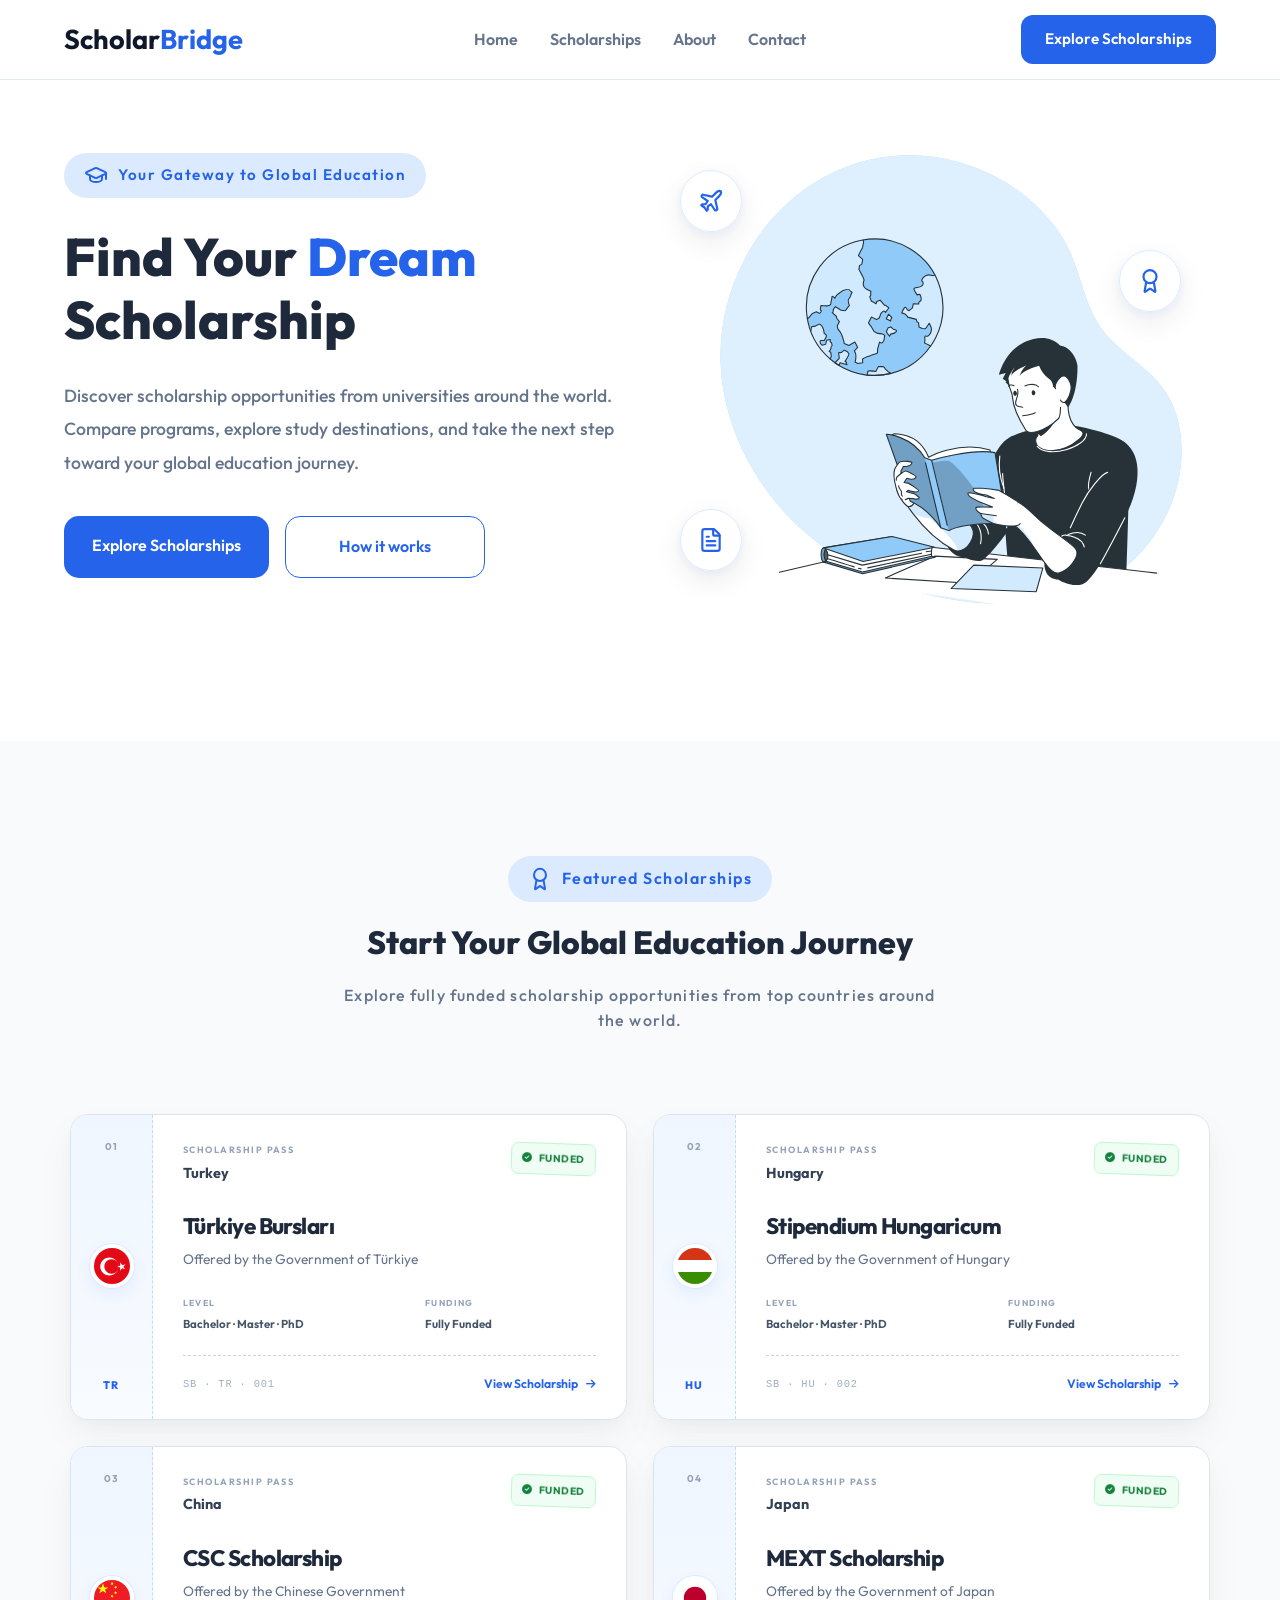
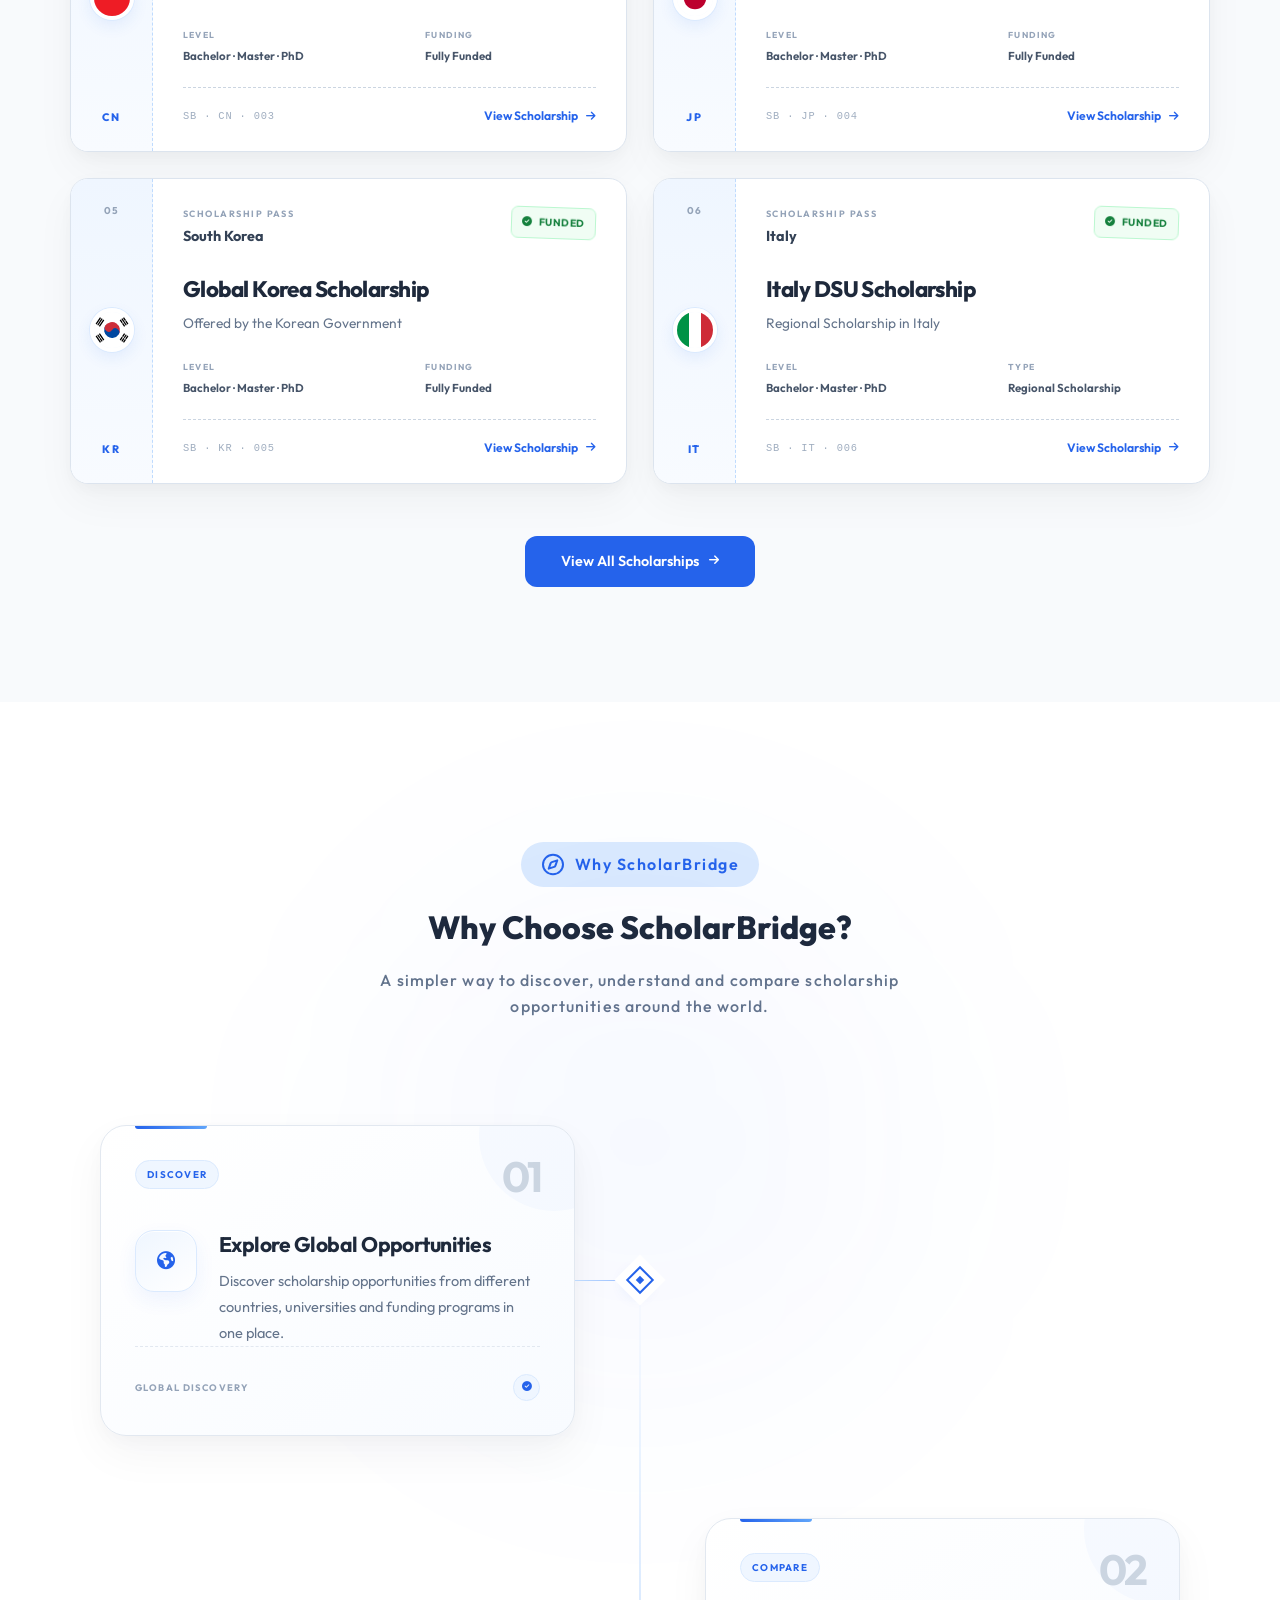
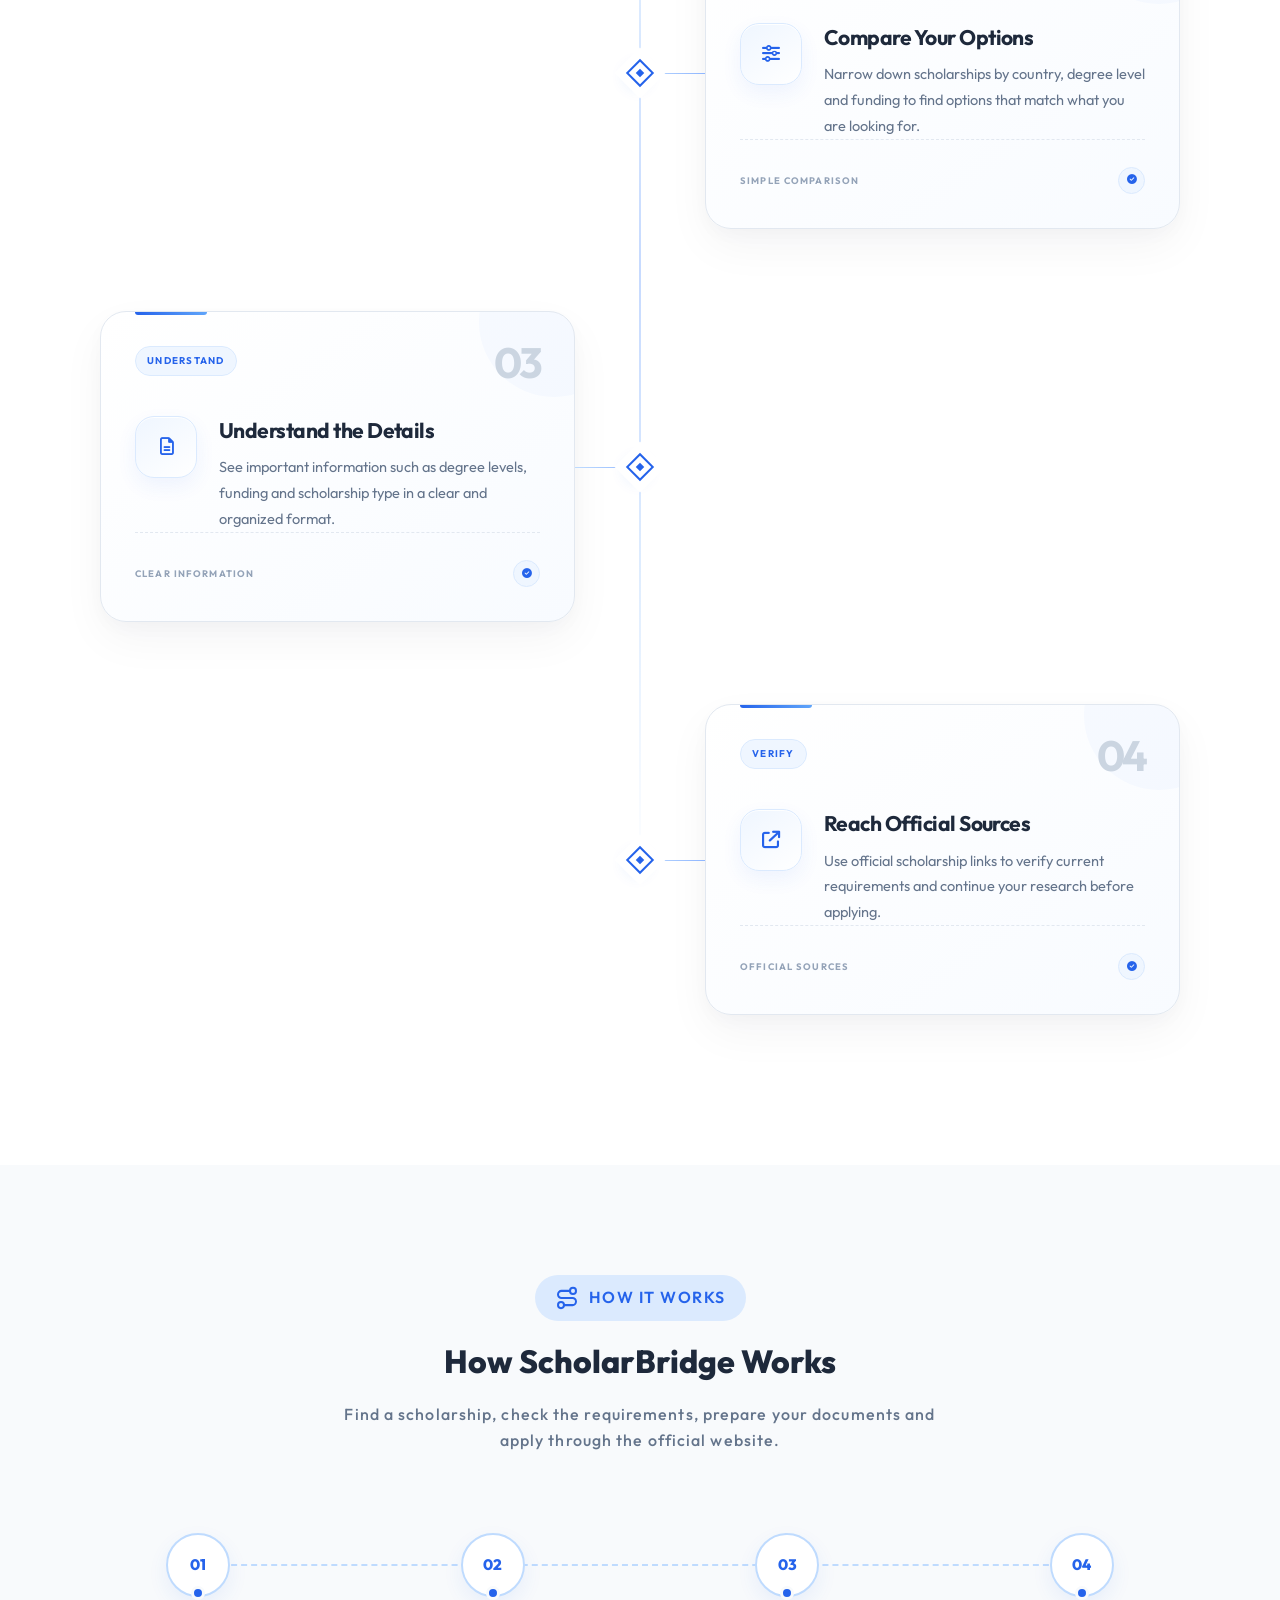
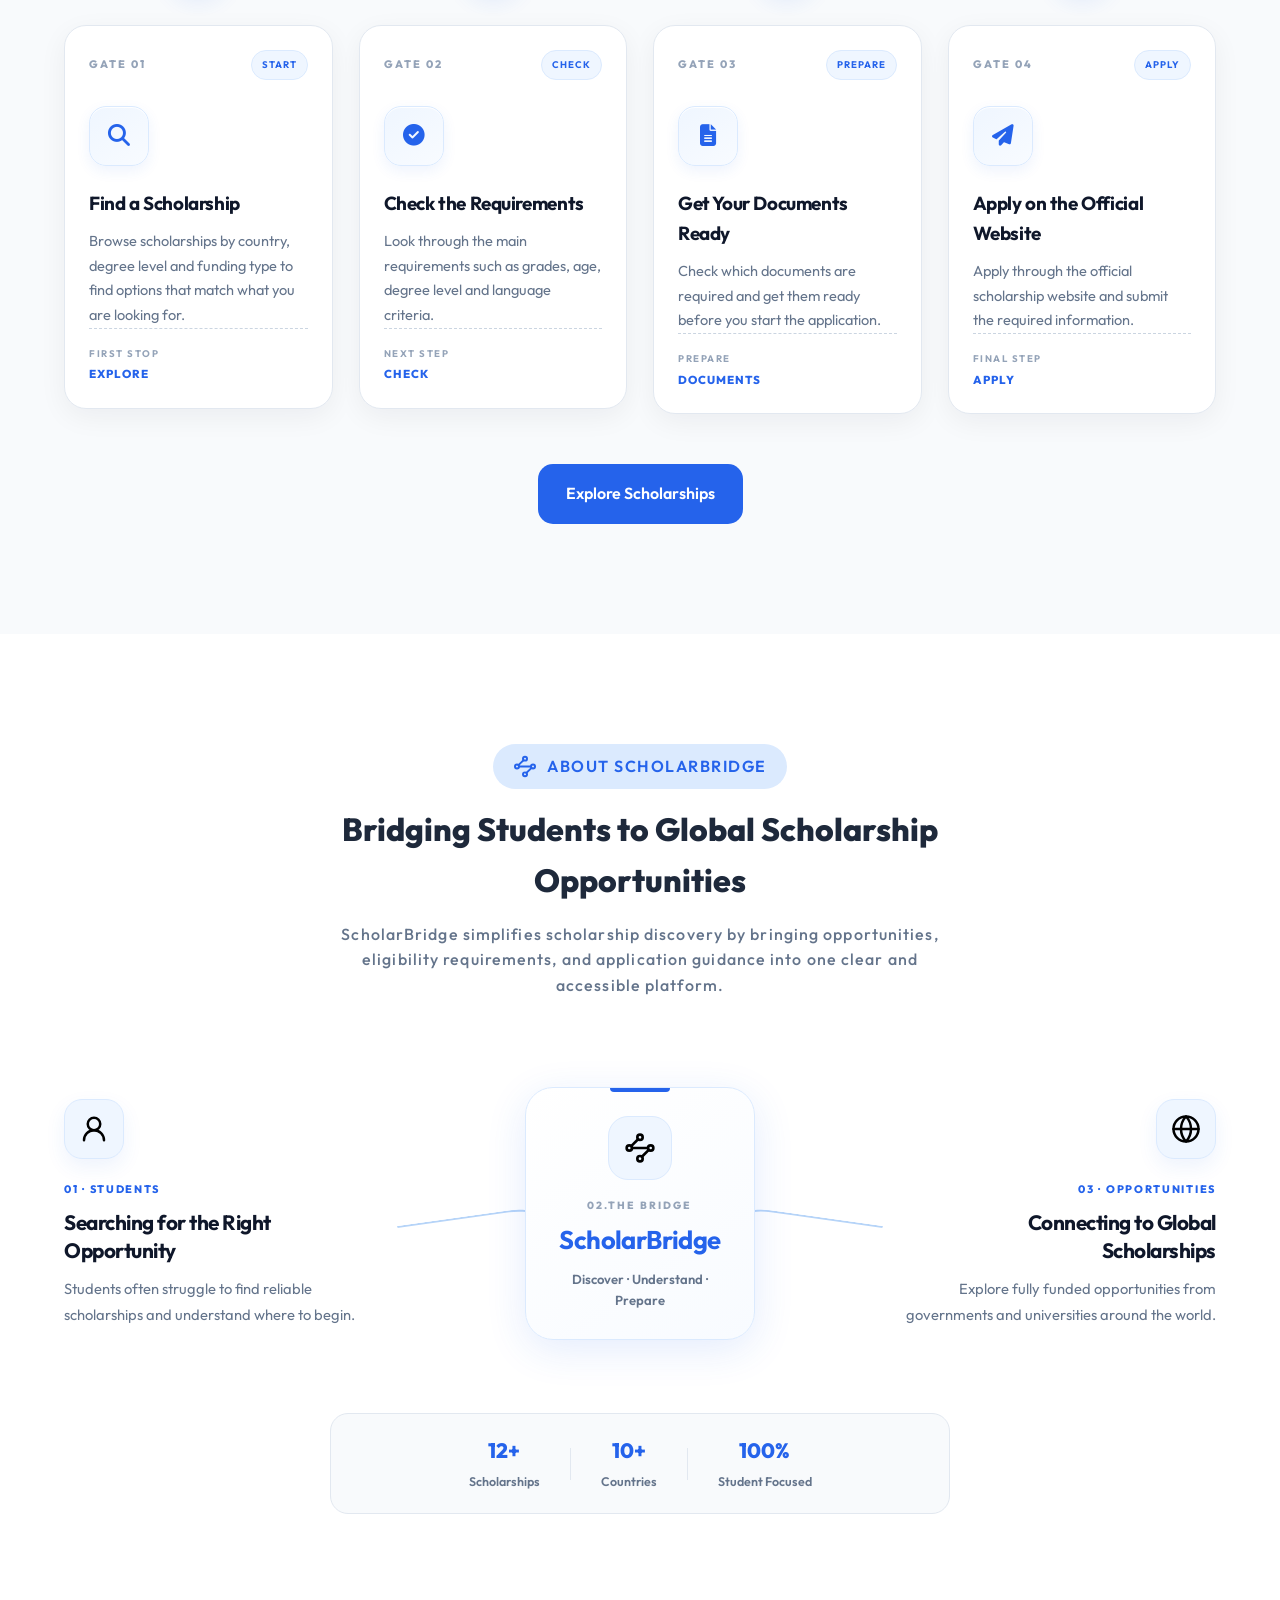
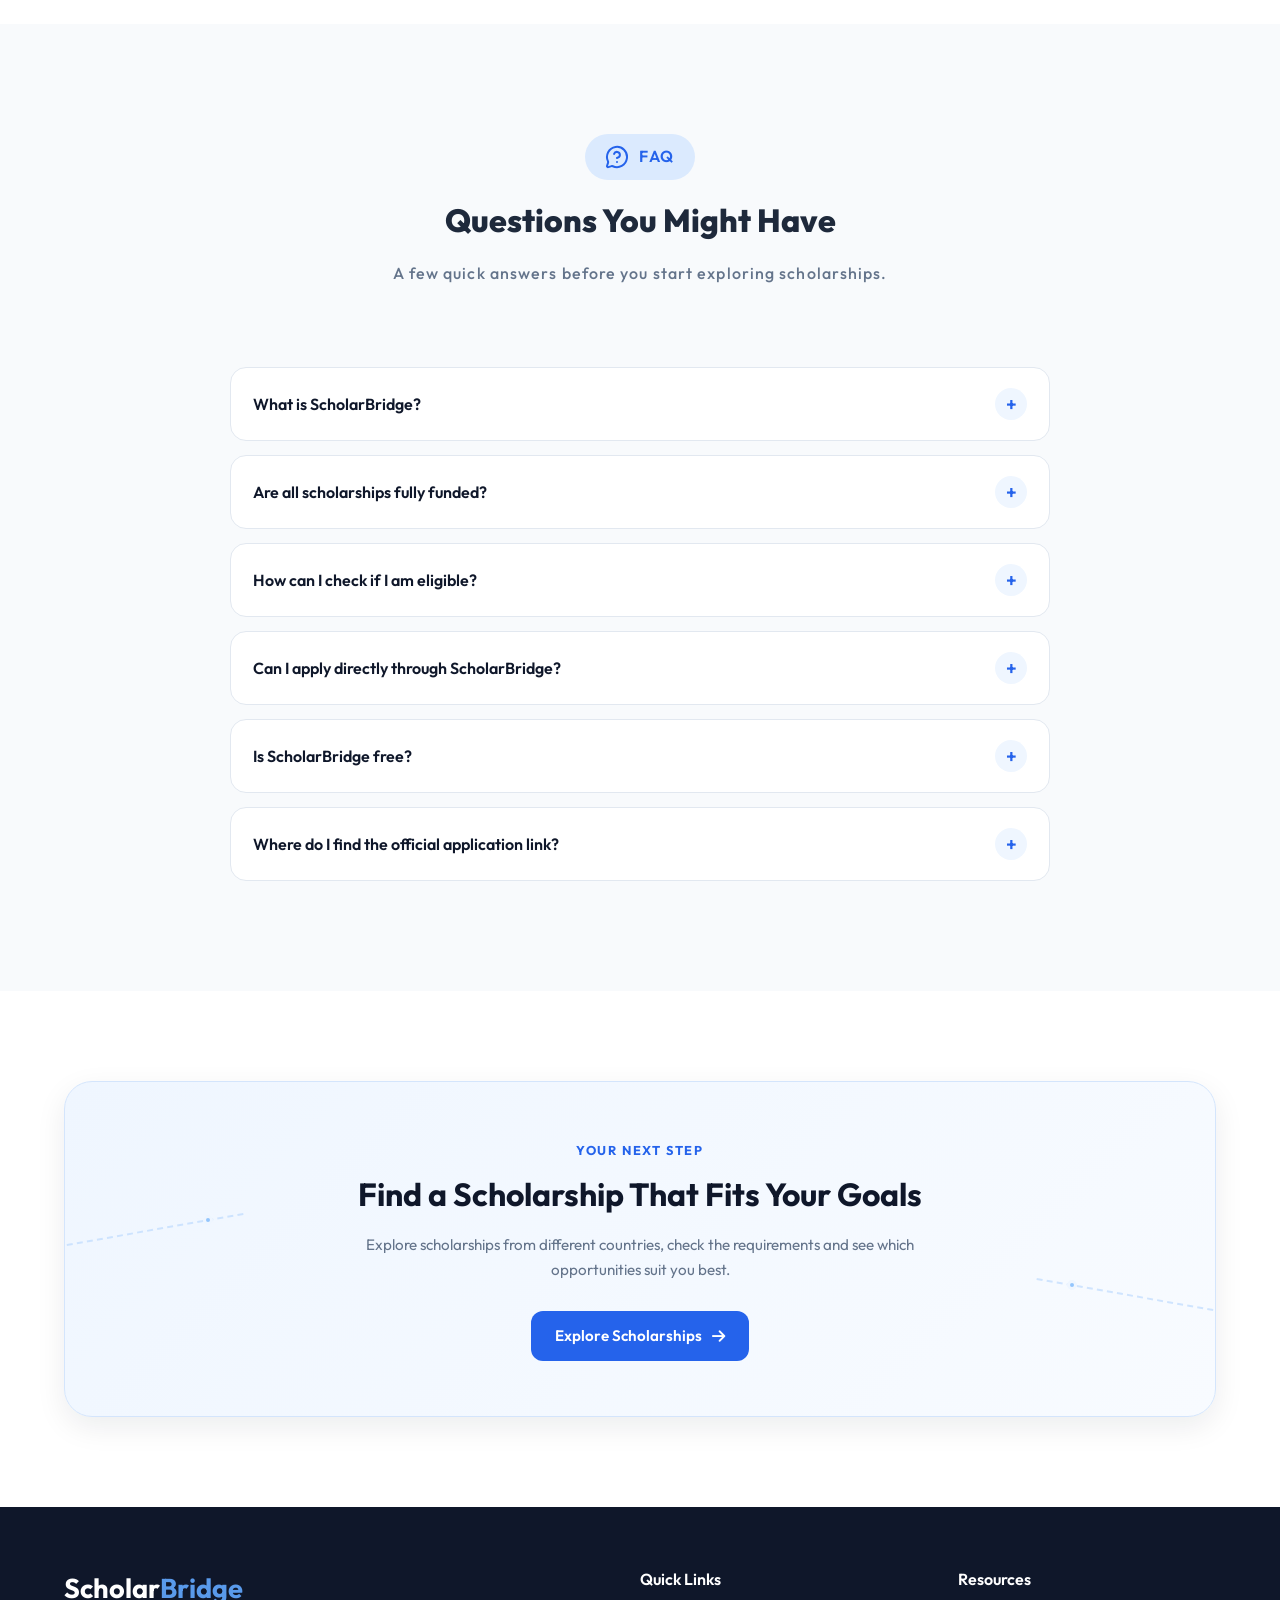
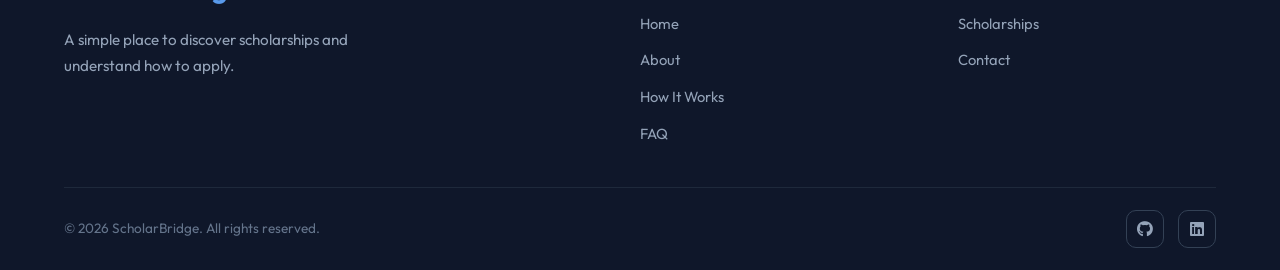
<file: index.html>
<!DOCTYPE html>
<html lang="en">

<head>
    <!-- Basic Meta Tags -->
    <meta charset="UTF-8">
    <meta name="viewport" content="width=device-width, initial-scale=1.0">

    <!-- Title -->
    <title>ScholarBridge | Discover Scholarships Worldwide</title>

    <!-- Description -->
    <meta name="description" content="ScholarBridge helps students discover scholarships worldwide.">

    <!-- Google Fonts -->
    <link rel="preconnect" href="https://fonts.googleapis.com">
    <link rel="preconnect" href="https://fonts.gstatic.com" crossorigin>
    <link rel="stylesheet" href="https://cdnjs.cloudflare.com/ajax/libs/font-awesome/6.6.0/css/all.min.css">

    <link href="https://fonts.googleapis.com/css2?family=Outfit:wght@300;400;500;600;700&display=swap" rel="stylesheet">

    <!-- CSS -->
    <link rel="stylesheet" href="css/style.css">
</head>

<body>
    <header>

        <nav>
            <div class="container">

                <a href="#" class="logo">
                    Scholar<span>Bridge</span>
                </a>

                <ul class="nav-links">
                    <li><a href="#home">Home</a></li>
                    <li><a href="#scholarships">Scholarships</a></li>
                    <li><a href="#about">About</a></li>
                    <li><a href="contact.html">Contact</a></li>
                </ul>

                <a href="scholarships.html" class="cta-btn">
                    Explore Scholarships
                </a>

                <button class="menu-btn" aria-label="Open Menu">
                    <svg xmlns="http://www.w3.org/2000/svg" height="40" viewBox="0 -960 960 960" width="40"
                        fill="currentColor">
                        <path d="M120-240v-80h720v80H120Zm0-200v-80h720v80H120Zm0-200v-80h720v80H120Z" />
                    </svg>
                </button>

            </div>
        </nav>

        <aside class="sidebar">

            <!-- Close Button -->
            <button class="close-btn" aria-label="Close Menu">
                <svg xmlns="http://www.w3.org/2000/svg" height="40" viewBox="0 -960 960 960" width="40"
                    fill="currentColor">
                    <path
                        d="m256-200-56-56 224-224-224-224 56-56 224 224 224-224 56 56-224 224 224 224-56 56-224-224-224 224Z" />
                </svg>
            </button>

            <ul class="side-links">
                <li><a href="#home">Home</a></li>
                <li><a href="#scholarships">Scholarships</a></li>
                <li><a href="#about">About</a></li>
                <li><a href="contact.html">Contact</a></li>
            </ul>

            <a href="scholarships.html" class="cta-btn">
                Explore Scholarships
            </a>

        </aside>

    </header>
    <section class="hero" id="home">

        <div class="container">

            <div class="hero-left">

                <span class="hero-badge">
                    <img src="images/icons/graduation-cap.svg" alt="graduation cap">
                    Your Gateway to Global Education
                </span>

                <h1>
                    Find Your <span>Dream</span> Scholarship
                </h1>

                <p>
                    Discover scholarship opportunities from universities around the world.
                    Compare programs, explore study destinations, and take the next step
                    toward your global education journey.
                </p>

                <div class="hero-buttons">
                    <a href="scholarships.html" class="btn-primary">
                        Explore Scholarships
                    </a>

                    <a href="#how-it-works" class="btn-secondary">
                        How it works
                    </a>
                </div>

            </div>
            <div class="hero-right">

                <div class="hero-image">
                    <div class="floating-icon icon-1">
                        <img src="images/icons/plane hero.svg" alt="plane icon">
                    </div>

                    <div class="floating-icon icon-2">
                        <img src="images/icons/file-text.svg" alt="file text icon">
                    </div>

                    <div class="floating-icon icon-3">
                        <img src="images/icons/award.svg" alt="award icon">
                    </div>
                    <img src="images/hero/learning-animate.svg" alt="hero-image">
                </div>
            </div>

        </div>
        </div>
    </section>


  <section class="featured" id="scholarships">

    <div class="container">

        <div class="section-heading">

            <span class="section-badge">
                <img src="images/icons/award.svg" alt="award icon">
                Featured Scholarships
            </span>

            <h2>
                Start Your Global Education Journey
            </h2>

            <p>
                Explore fully funded scholarship opportunities from top countries around the world.
            </p>

        </div>


        <div class="featured-passport-grid">


            <article class="feature-passport">

                <div class="passport-rail">

                    <span class="rail-number">01</span>

                    <div class="rail-flag">
                        <img src="images/flags/tr.svg" alt="Turkey flag">
                    </div>

                    <span class="rail-code">TR</span>

                </div>


                <div class="passport-body">

                    <div class="passport-heading">

                        <div>
                            <span class="passport-kicker">
                                Scholarship Pass
                            </span>

                            <span class="passport-country-name">
                                Turkey
                            </span>
                        </div>

                        <span class="funding-stamp">
                            <i class="fa-solid fa-circle-check"></i>
                            Funded
                        </span>

                    </div>


                    <div class="passport-info">

                        <h3>Türkiye Bursları</h3>

                        <p>
                            Offered by the Government of Türkiye
                        </p>

                    </div>


                    <div class="passport-fields">

                        <div class="passport-field">
                            <small>LEVEL</small>
                            <strong>Bachelor · Master · PhD</strong>
                        </div>

                        <div class="passport-field">
                            <small>FUNDING</small>
                            <strong>Fully Funded</strong>
                        </div>

                    </div>


                    <div class="passport-footer">

                        <span class="passport-ref">
                            SB · TR · 001
                        </span>

                        <a href="scholarship.html?id=turkiye-burslari">
                            View Scholarship
                            <i class="fa-solid fa-arrow-right"></i>
                        </a>

                    </div>

                </div>

            </article>



            <article class="feature-passport">

                <div class="passport-rail">

                    <span class="rail-number">02</span>

                    <div class="rail-flag">
                        <img src="images/flags/hu.svg" alt="Hungary flag">
                    </div>

                    <span class="rail-code">HU</span>

                </div>


                <div class="passport-body">

                    <div class="passport-heading">

                        <div>
                            <span class="passport-kicker">
                                Scholarship Pass
                            </span>

                            <span class="passport-country-name">
                                Hungary
                            </span>
                        </div>

                        <span class="funding-stamp">
                            <i class="fa-solid fa-circle-check"></i>
                            Funded
                        </span>

                    </div>


                    <div class="passport-info">

                        <h3>Stipendium Hungaricum</h3>

                        <p>
                            Offered by the Government of Hungary
                        </p>

                    </div>


                    <div class="passport-fields">

                        <div class="passport-field">
                            <small>LEVEL</small>
                            <strong>Bachelor · Master · PhD</strong>
                        </div>

                        <div class="passport-field">
                            <small>FUNDING</small>
                            <strong>Fully Funded</strong>
                        </div>

                    </div>


                    <div class="passport-footer">

                        <span class="passport-ref">
                            SB · HU · 002
                        </span>

                        <a href="scholarship.html?id=stipendium-hungaricum">
                            View Scholarship
                            <i class="fa-solid fa-arrow-right"></i>
                        </a>

                    </div>

                </div>

            </article>



            <article class="feature-passport">

                <div class="passport-rail">

                    <span class="rail-number">03</span>

                    <div class="rail-flag">
                        <img src="images/flags/cn.svg" alt="China flag">
                    </div>

                    <span class="rail-code">CN</span>

                </div>


                <div class="passport-body">

                    <div class="passport-heading">

                        <div>
                            <span class="passport-kicker">
                                Scholarship Pass
                            </span>

                            <span class="passport-country-name">
                                China
                            </span>
                        </div>

                        <span class="funding-stamp">
                            <i class="fa-solid fa-circle-check"></i>
                            Funded
                        </span>

                    </div>


                    <div class="passport-info">

                        <h3>CSC Scholarship</h3>

                        <p>
                            Offered by the Chinese Government
                        </p>

                    </div>


                    <div class="passport-fields">

                        <div class="passport-field">
                            <small>LEVEL</small>
                            <strong>Bachelor · Master · PhD</strong>
                        </div>

                        <div class="passport-field">
                            <small>FUNDING</small>
                            <strong>Fully Funded</strong>
                        </div>

                    </div>


                    <div class="passport-footer">

                        <span class="passport-ref">
                            SB · CN · 003
                        </span>

                        <a href="scholarship.html?id=csc-scholarship">
                            View Scholarship
                            <i class="fa-solid fa-arrow-right"></i>
                        </a>

                    </div>

                </div>

            </article>



            <article class="feature-passport">

                <div class="passport-rail">

                    <span class="rail-number">04</span>

                    <div class="rail-flag">
                        <img src="images/flags/jp.svg" alt="Japan flag">
                    </div>

                    <span class="rail-code">JP</span>

                </div>


                <div class="passport-body">

                    <div class="passport-heading">

                        <div>
                            <span class="passport-kicker">
                                Scholarship Pass
                            </span>

                            <span class="passport-country-name">
                                Japan
                            </span>
                        </div>

                        <span class="funding-stamp">
                            <i class="fa-solid fa-circle-check"></i>
                            Funded
                        </span>

                    </div>


                    <div class="passport-info">

                        <h3>MEXT Scholarship</h3>

                        <p>
                            Offered by the Government of Japan
                        </p>

                    </div>


                    <div class="passport-fields">

                        <div class="passport-field">
                            <small>LEVEL</small>
                            <strong>Bachelor · Master · PhD</strong>
                        </div>

                        <div class="passport-field">
                            <small>FUNDING</small>
                            <strong>Fully Funded</strong>
                        </div>

                    </div>


                    <div class="passport-footer">

                        <span class="passport-ref">
                            SB · JP · 004
                        </span>

                        <a href="scholarship.html?id=mext-scholarship">
                            View Scholarship
                            <i class="fa-solid fa-arrow-right"></i>
                        </a>

                    </div>

                </div>

            </article>



            <article class="feature-passport">

                <div class="passport-rail">

                    <span class="rail-number">05</span>

                    <div class="rail-flag">
                        <img src="images/flags/kr.svg" alt="South Korea flag">
                    </div>

                    <span class="rail-code">KR</span>

                </div>


                <div class="passport-body">

                    <div class="passport-heading">

                        <div>
                            <span class="passport-kicker">
                                Scholarship Pass
                            </span>

                            <span class="passport-country-name">
                                South Korea
                            </span>
                        </div>

                        <span class="funding-stamp">
                            <i class="fa-solid fa-circle-check"></i>
                            Funded
                        </span>

                    </div>


                    <div class="passport-info">

                        <h3>Global Korea Scholarship</h3>

                        <p>
                            Offered by the Korean Government
                        </p>

                    </div>


                    <div class="passport-fields">

                        <div class="passport-field">
                            <small>LEVEL</small>
                            <strong>Bachelor · Master · PhD</strong>
                        </div>

                        <div class="passport-field">
                            <small>FUNDING</small>
                            <strong>Fully Funded</strong>
                        </div>

                    </div>


                    <div class="passport-footer">

                        <span class="passport-ref">
                            SB · KR · 005
                        </span>

                        <a href="scholarship.html?id=global-korea-scholarship">
                            View Scholarship
                            <i class="fa-solid fa-arrow-right"></i>
                        </a>

                    </div>

                </div>

            </article>



            <article class="feature-passport">

                <div class="passport-rail">

                    <span class="rail-number">06</span>

                    <div class="rail-flag">
                        <img src="images/flags/it.svg" alt="Italy flag">
                    </div>

                    <span class="rail-code">IT</span>

                </div>


                <div class="passport-body">

                    <div class="passport-heading">

                        <div>
                            <span class="passport-kicker">
                                Scholarship Pass
                            </span>

                            <span class="passport-country-name">
                                Italy
                            </span>
                        </div>

                        <span class="funding-stamp">
                            <i class="fa-solid fa-circle-check"></i>
                            Funded
                        </span>

                    </div>


                    <div class="passport-info">

                        <h3>Italy DSU Scholarship</h3>

                        <p>
                            Regional Scholarship in Italy
                        </p>

                    </div>


                    <div class="passport-fields">

                        <div class="passport-field">
                            <small>LEVEL</small>
                            <strong>Bachelor · Master · PhD</strong>
                        </div>

                        <div class="passport-field">
                            <small>TYPE</small>
                            <strong>Regional Scholarship</strong>
                        </div>

                    </div>


                    <div class="passport-footer">

                        <span class="passport-ref">
                            SB · IT · 006
                        </span>

                        <a href="scholarship.html?id=italy-dsu-scholarship">
                            View Scholarship
                            <i class="fa-solid fa-arrow-right"></i>
                        </a>

                    </div>

                </div>

            </article>

        </div>


        <div class="featured-passport-cta">

            <a href="scholarships.html#scholarships" class="featured-all-btn">
                View All Scholarships
                <i class="fa-solid fa-arrow-right"></i>
            </a>

        </div>

    </div>

</section>
   <section class="why" id="why">

    <div class="container">

        <div class="section-heading">

            <div class="section-badge">
                <img src="images/icons/compass.svg" alt="">
                Why ScholarBridge
            </div>

            <h2>Why Choose ScholarBridge?</h2>

            <p>
                A simpler way to discover, understand and compare
                scholarship opportunities around the world.
            </p>

        </div>


        <div class="why-journey">


            <div class="why-row left-row">

                <article class="why-card left-card">

                    <div class="why-card-top">

                        <span class="why-card-label">
                            DISCOVER
                        </span>

                        <span class="why-card-number">
                            01
                        </span>

                    </div>


                    <div class="why-card-content">

                        <div class="why-card-icon">
                            <i class="fa-solid fa-earth-americas"></i>
                        </div>

                        <div class="why-card-text">

                            <h3>Explore Global Opportunities</h3>

                            <p>
                                Discover scholarship opportunities from
                                different countries, universities and
                                funding programs in one place.
                            </p>

                        </div>

                    </div>


                    <div class="why-card-bottom">

                        <span>Global Discovery</span>

                        <i class="fa-solid fa-circle-check"></i>

                    </div>

                </article>


                <div class="why-node">
                    <span>01</span>
                </div>

            </div>



            <div class="why-row right-row">

                <article class="why-card right-card">

                    <div class="why-card-top">

                        <span class="why-card-label">
                            COMPARE
                        </span>

                        <span class="why-card-number">
                            02
                        </span>

                    </div>


                    <div class="why-card-content">

                        <div class="why-card-icon">
                            <i class="fa-solid fa-sliders"></i>
                        </div>

                        <div class="why-card-text">

                            <h3>Compare Your Options</h3>

                            <p>
                                Narrow down scholarships by country,
                                degree level and funding to find options
                                that match what you are looking for.
                            </p>

                        </div>

                    </div>


                    <div class="why-card-bottom">

                        <span>Simple Comparison</span>

                        <i class="fa-solid fa-circle-check"></i>

                    </div>

                </article>


                <div class="why-node">
                    <span>02</span>
                </div>

            </div>



            <div class="why-row left-row">

                <article class="why-card left-card">

                    <div class="why-card-top">

                        <span class="why-card-label">
                            UNDERSTAND
                        </span>

                        <span class="why-card-number">
                            03
                        </span>

                    </div>


                    <div class="why-card-content">

                        <div class="why-card-icon">
                            <i class="fa-regular fa-file-lines"></i>
                        </div>

                        <div class="why-card-text">

                            <h3>Understand the Details</h3>

                            <p>
                                See important information such as degree
                                levels, funding and scholarship type in a
                                clear and organized format.
                            </p>

                        </div>

                    </div>


                    <div class="why-card-bottom">

                        <span>Clear Information</span>

                        <i class="fa-solid fa-circle-check"></i>

                    </div>

                </article>


                <div class="why-node">
                    <span>03</span>
                </div>

            </div>



            <div class="why-row right-row">

                <article class="why-card right-card">

                    <div class="why-card-top">

                        <span class="why-card-label">
                            VERIFY
                        </span>

                        <span class="why-card-number">
                            04
                        </span>

                    </div>


                    <div class="why-card-content">

                        <div class="why-card-icon">
                            <i class="fa-solid fa-arrow-up-right-from-square"></i>
                        </div>

                        <div class="why-card-text">

                            <h3>Reach Official Sources</h3>

                            <p>
                                Use official scholarship links to verify
                                current requirements and continue your
                                research before applying.
                            </p>

                        </div>

                    </div>


                    <div class="why-card-bottom">

                        <span>Official Sources</span>

                        <i class="fa-solid fa-circle-check"></i>

                    </div>

                </article>


                <div class="why-node">
                    <span>04</span>
                </div>

            </div>


        </div>

    </div>

</section>
    <section class="how-it-works" id="how-it-works">

        <div class="container">

            <div class="section-heading">

                <span class="section-badge">
                    <img src="images/icons/route.svg" alt="route icon">
                    HOW IT WORKS
                </span>

                <h2>How ScholarBridge Works</h2>

                <p>
                    Find a scholarship, check the requirements, prepare your documents
                    and apply through the official website.
                </p>

            </div>


            <div class="process-track">

                <!-- Step 01 -->
                <article class="process-step">

                    <div class="step-marker">
                        <span>01</span>
                    </div>

                    <div class="gate-card">

                        <div class="gate-top">
                            <span class="gate-number">GATE 01</span>
                            <span class="gate-status">START</span>
                        </div>

                        <div class="gate-icon">
                            <i class="fa-solid fa-magnifying-glass"></i>
                        </div>

                        <div class="gate-content">

                            <h3>Find a Scholarship</h3>

                            <p>
                                Browse scholarships by country, degree level and funding
                                type to find options that match what you are looking for.
                            </p>

                        </div>

                        <div class="gate-bottom">
                            <div>
                                <small>FIRST STOP</small>
                                <strong>EXPLORE</strong>
                            </div>
                        </div>

                    </div>

                </article>


                <!-- Step 02 -->
                <article class="process-step">

                    <div class="step-marker">
                        <span>02</span>
                    </div>

                    <div class="gate-card">

                        <div class="gate-top">
                            <span class="gate-number">GATE 02</span>
                            <span class="gate-status">CHECK</span>
                        </div>

                        <div class="gate-icon">
                            <i class="fa-solid fa-circle-check"></i>
                        </div>

                        <div class="gate-content">

                            <h3>Check the Requirements</h3>

                            <p>
                                Look through the main requirements such as grades,
                                age, degree level and language criteria.
                            </p>

                        </div>

                        <div class="gate-bottom">
                            <div>
                                <small>NEXT STEP</small>
                                <strong>CHECK</strong>
                            </div>
                        </div>

                    </div>

                </article>


                <!-- Step 03 -->
                <article class="process-step">

                    <div class="step-marker">
                        <span>03</span>
                    </div>

                    <div class="gate-card">

                        <div class="gate-top">
                            <span class="gate-number">GATE 03</span>
                            <span class="gate-status">PREPARE</span>
                        </div>

                        <div class="gate-icon">
                            <i class="fa-solid fa-file-lines"></i>
                        </div>

                        <div class="gate-content">

                            <h3>Get Your Documents Ready</h3>

                            <p>
                                Check which documents are required and get them ready
                                before you start the application.
                            </p>

                        </div>

                        <div class="gate-bottom">
                            <div>
                                <small>PREPARE</small>
                                <strong>DOCUMENTS</strong>
                            </div>
                        </div>

                    </div>

                </article>


                <!-- Step 04 -->
                <article class="process-step">

                    <div class="step-marker">
                        <span>04</span>
                    </div>

                    <div class="gate-card">

                        <div class="gate-top">
                            <span class="gate-number">GATE 04</span>
                            <span class="gate-status">APPLY</span>
                        </div>

                        <div class="gate-icon">
                            <i class="fa-solid fa-paper-plane"></i>
                        </div>

                        <div class="gate-content">

                            <h3>Apply on the Official Website</h3>

                            <p>
                                Apply through the official scholarship website
                                and submit the required information.
                            </p>

                        </div>

                        <div class="gate-bottom">
                            <div>
                                <small>FINAL STEP</small>
                                <strong>APPLY</strong>
                            </div>
                        </div>

                    </div>

                </article>

            </div>


            <div class="how-cta">
                <a href="scholarships.html" class="btn-primary cta-how-it-works">
                    Explore Scholarships
                </a>
            </div>

        </div>

    </section>
    <section class="about-scholarbridge" id="about">

        <div class="container">

            <div class="section-heading">

                <span class="section-badge">
                    <img src="images/icons/waypoints.svg" alt="waypoint icon">
                    ABOUT SCHOLARBRIDGE
                </span>

                <h2>
                    Bridging Students to Global Scholarship Opportunities
                </h2>

                <p>
                    ScholarBridge simplifies scholarship discovery by bringing
                    opportunities, eligibility requirements, and application guidance
                    into one clear and accessible platform.
                </p>

            </div>


            <div class="bridge-journey">

                <!-- Student Side -->
                <div class="bridge-point bridge-start">

                    <div class="bridge-icon">
                        <img src="images/icons/user-round.svg" alt="user-round icon">
                    </div>

                    <span class="bridge-label">01 · STUDENTS</span>

                    <h3>Searching for the Right Opportunity</h3>

                    <p>
                        Students often struggle to find reliable scholarships
                        and understand where to begin.
                    </p>

                </div>


                <!-- Center Bridge -->
                <div class="bridge-center">

                    <div class="bridge-line bridge-line-left"></div>

                    <div class="bridge-core">

                        <div class="bridge-core-icon">
                            <img src="images/icons/waypoints black.svg" alt="waypoint icon">
                        </div>

                        <span>02.THE BRIDGE</span>

                        <h3>ScholarBridge</h3>

                        <p>
                            Discover · Understand · Prepare
                        </p>

                    </div>

                    <div class="bridge-line bridge-line-right"></div>

                </div>


                <!-- Opportunity Side -->
                <div class="bridge-point bridge-end">

                    <div class="bridge-icon">
                        <img src="images/icons/globe.svg" alt="globe icon">
                    </div>

                    <span class="bridge-label">
                        03 · OPPORTUNITIES</span>

                    <h3>Connecting to Global <br>
                        Scholarships</h3>

                    <p>
                        Explore fully funded opportunities from governments
                        and universities around the world.
                    </p>

                </div>

            </div>


            <div class="about-summary">

                <div class="summary-item">
                    <strong>12+</strong>
                    <span>Scholarships</span>
                </div>

                <div class="summary-divider"></div>

                <div class="summary-item">
                    <strong>10+</strong>
                    <span>Countries</span>
                </div>

                <div class="summary-divider"></div>

                <div class="summary-item">
                    <strong>100%</strong>
                    <span>Student Focused</span>
                </div>

            </div>

        </div>

    </section>
    <section class="faq-section" id="faq">

        <div class="container">

            <div class="section-heading">

                <span class="section-badge">
                    <img src="images/icons/message-circle-question-mark.svg" alt="message circle icon">
                    FAQ
                </span>

                <h2>Questions You Might Have</h2>

                <p>
                    A few quick answers before you start exploring scholarships.
                </p>

            </div>


            <div class="faq-list">

                <!-- FAQ 1 -->
                <div class="faq-item">

                    <button class="faq-question" aria-expanded="false">
                        <span>What is ScholarBridge?</span>
                        <span class="faq-icon">+</span>
                    </button>

                    <div class="faq-answer">
                        <p>
                            ScholarBridge is a simple place to find scholarships,
                            check their requirements and understand how to apply.
                        </p>
                    </div>

                </div>


                <!-- FAQ 2 -->
                <div class="faq-item">

                    <button class="faq-question" aria-expanded="false">
                        <span>Are all scholarships fully funded?</span>
                        <span class="faq-icon">+</span>
                    </button>

                    <div class="faq-answer">
                        <p>
                            Most scholarships we highlight are fully funded.
                            The funding type is shown clearly on each scholarship page.
                        </p>
                    </div>

                </div>


                <!-- FAQ 3 -->
                <div class="faq-item">

                    <button class="faq-question" aria-expanded="false">
                        <span>How can I check if I am eligible?</span>
                        <span class="faq-icon">+</span>
                    </button>

                    <div class="faq-answer">
                        <p>
                            Open the scholarship details and check things like
                            degree level, grades, age and language requirements.
                        </p>
                    </div>

                </div>


                <!-- FAQ 4 -->
                <div class="faq-item">

                    <button class="faq-question" aria-expanded="false">
                        <span>Can I apply directly through ScholarBridge?</span>
                        <span class="faq-icon">+</span>
                    </button>

                    <div class="faq-answer">
                        <p>
                            No. ScholarBridge helps you find and understand scholarships.
                            Applications are submitted through the official scholarship website.
                        </p>
                    </div>

                </div>


                <!-- FAQ 5 -->
                <div class="faq-item">

                    <button class="faq-question" aria-expanded="false">
                        <span>Is ScholarBridge free?</span>
                        <span class="faq-icon">+</span>
                    </button>

                    <div class="faq-answer">
                        <p>
                            Yes. You can explore the scholarships and information
                            on ScholarBridge for free.
                        </p>
                    </div>

                </div>


                <!-- FAQ 6 -->
                <div class="faq-item">

                    <button class="faq-question" aria-expanded="false">
                        <span>Where do I find the official application link?</span>
                        <span class="faq-icon">+</span>
                    </button>

                    <div class="faq-answer">
                        <p>
                            You will find it on the scholarship details page.
                            It will take you to the official scholarship or university website.
                        </p>
                    </div>

                </div>

            </div>

        </div>

    </section>
    <section class="final-cta">

        <div class="container">

            <div class="travel-cta">

                <div class="travel-line travel-line-left"></div>
                <div class="travel-line travel-line-right"></div>

                <div class="travel-dot dot-one"></div>
                <div class="travel-dot dot-two"></div>

                <div class="travel-cta-content">

                    <span class="travel-cta-label">
                        YOUR NEXT STEP
                    </span>

                    <h2>Find a Scholarship That Fits Your Goals</h2>

                    <p>
                        Explore scholarships from different countries,
                        check the requirements and see which opportunities suit you best.
                    </p>

                    <a href="scholarships.html" class="cta-btn travel-cta-btn">
                        Explore Scholarships
                        <i class="fa-solid fa-arrow-right"></i>
                    </a>

                </div>

            </div>

        </div>

    </section>
    <footer class="footer">
        <div class="container">

            <div class="footer-main">

                <div class="footer-brand">
                    <h3>Scholar<span>Bridge</span></h3>

                    <p>
                        A simple place to discover scholarships
                        and understand how to apply.
                    </p>
                </div>

                <div class="footer-links">
                    <h4>Quick Links</h4>

                    <ul>
                        <li><a href="#home">Home</a></li>
                        <li><a href="#about">About</a></li>
                        <li><a href="#how-it-works">How It Works</a></li>
                        <li><a href="#faq">FAQ</a></li>
                    </ul>
                </div>

                <div class="footer-resources">
                    <h4>Resources</h4>

                    <ul>
                        <li><a href="scholarships.html">Scholarships</a></li>
                        <li><a href="contact.html">Contact</a></li>
                    </ul>
                </div>

            </div>

            <div class="footer-bottom">
                <p>© 2026 ScholarBridge. All rights reserved.</p>

                <div class="footer-socials">
                    <a href="https://github.com/vineshkumar553" aria-label="GitHub">
                        <i class="fa-brands fa-github"></i>
                    </a>

                    <a href="https://www.linkedin.com/in/vinesh-kumar-6b0a53422/" aria-label="LinkedIn">
                        <i class="fa-brands fa-linkedin"></i>
                    </a>
                </div>
            </div>

        </div>
    </footer>

    <script src="js/script.js"></script>
</body>

</html>
</file>
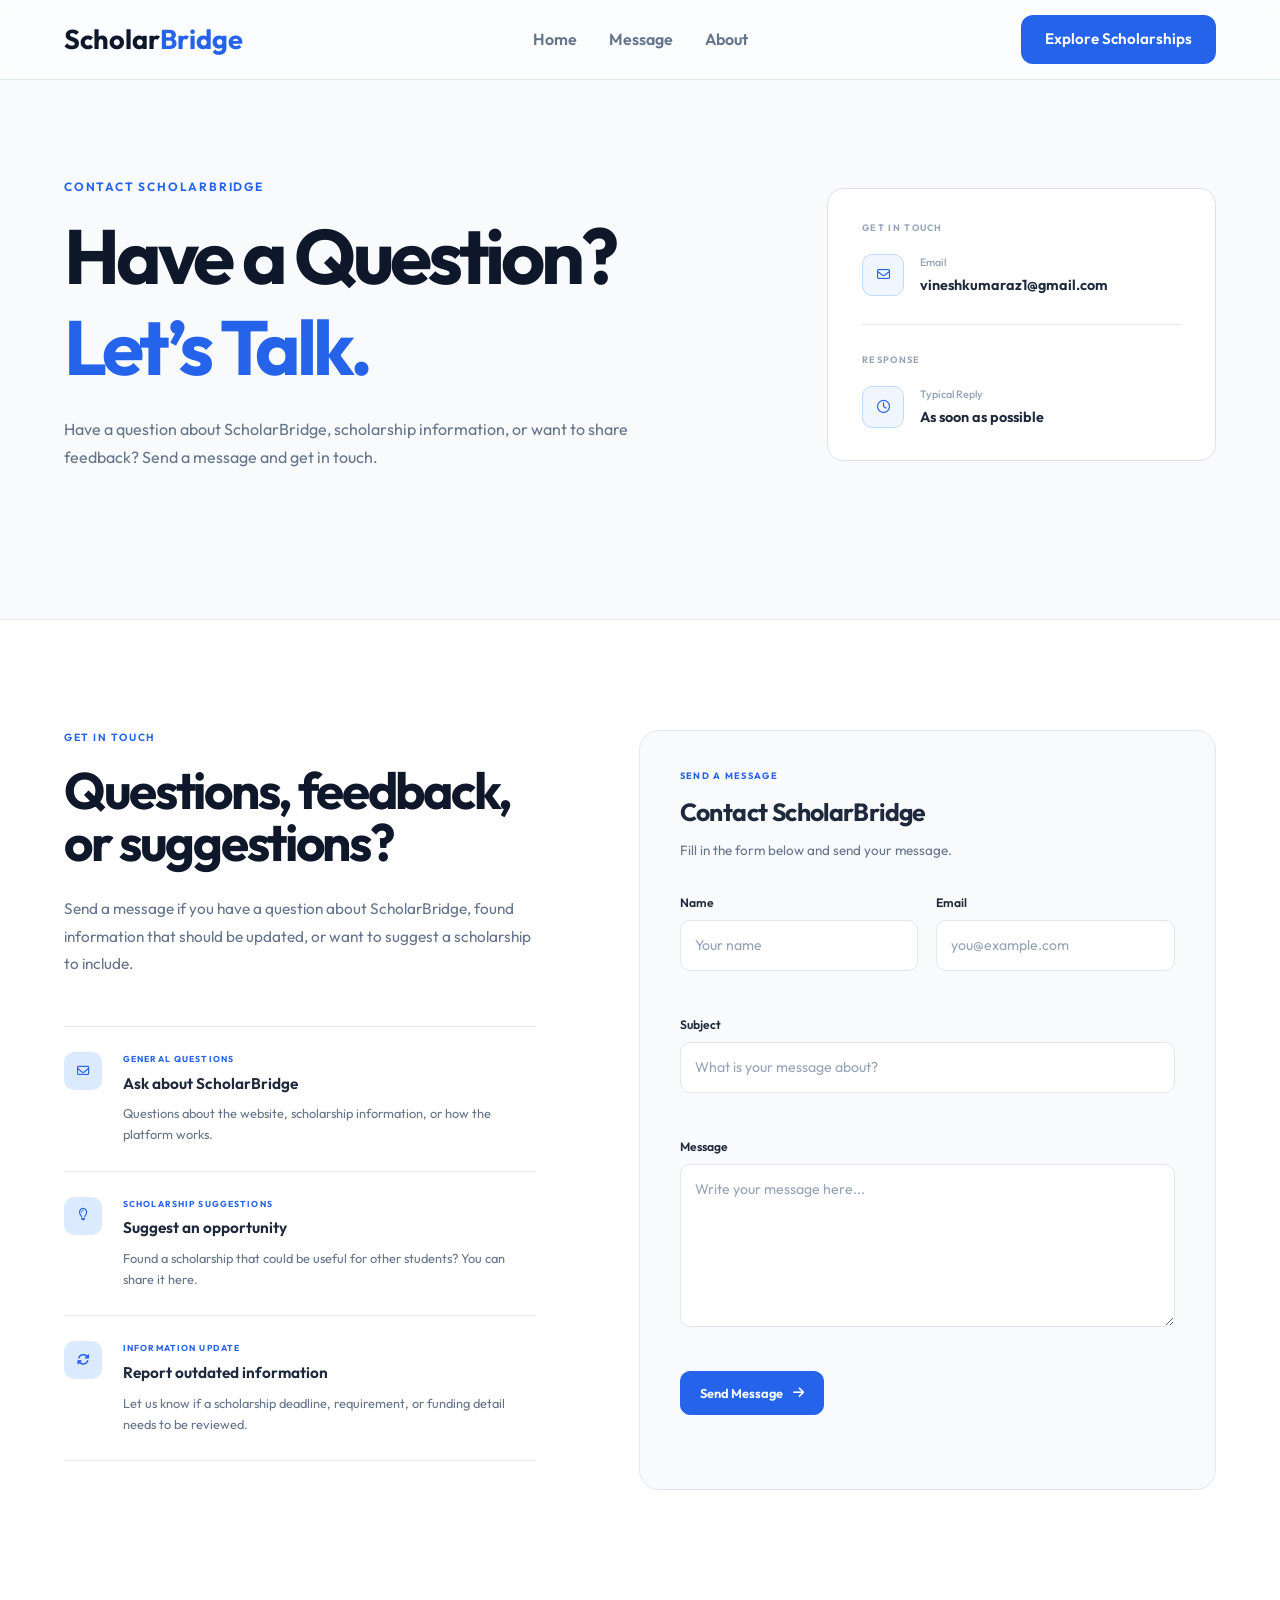
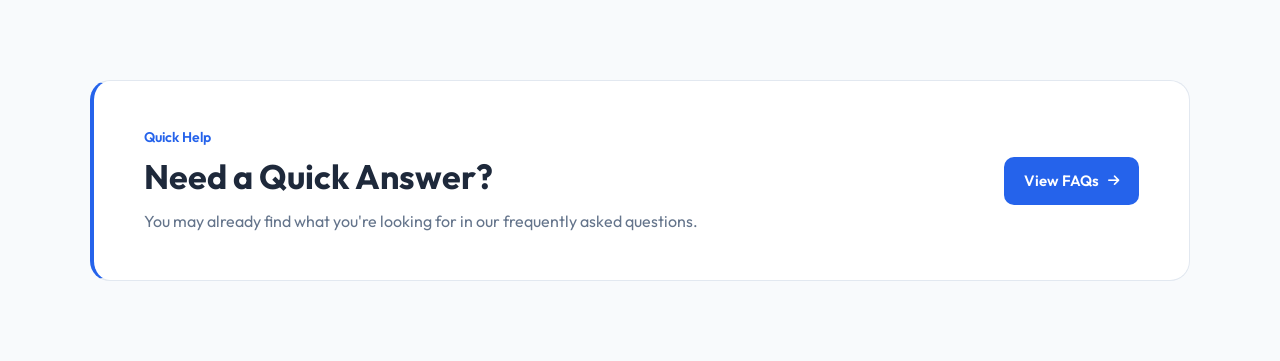
<file: contact.html>
<head>
    <meta charset="UTF-8">
    <meta name="viewport" content="width=device-width, initial-scale=1.0">

    <title>Contact | ScholarBridge</title>

    <meta name="description"
        content="Contact ScholarBridge for questions, feedback, or help related to scholarship information.">

    <link rel="preconnect" href="https://fonts.googleapis.com">
    <link rel="preconnect" href="https://fonts.gstatic.com" crossorigin>

    <link href="https://fonts.googleapis.com/css2?family=Outfit:wght@300;400;500;600;700&display=swap" rel="stylesheet">

    <link rel="stylesheet" href="https://cdnjs.cloudflare.com/ajax/libs/font-awesome/6.6.0/css/all.min.css">

    <link rel="stylesheet" href="css/style.css">
    <link rel="stylesheet" href="css/contact.css">
</head>

<body>
    <nav>
        <div class="container">

            <a href="index.html" class="logo">
                Scholar<span>Bridge</span>
            </a>

            <ul class="nav-links">
                <li><a href="index.html">Home</a></li>
                <li><a href="#form">Message</a></li>
                <li><a href="index.html#about">About</a></li>
            </ul>

            <a href="scholarships.html" class="cta-btn">
                Explore Scholarships
            </a>

            <button class="menu-btn" aria-label="Open Menu">
                <svg xmlns="http://www.w3.org/2000/svg" height="40" viewBox="0 -960 960 960" width="40"
                    fill="currentColor">
                    <path d="M120-240v-80h720v80H120Zm0-200v-80h720v80H120Zm0-200v-80h720v80H120Z" />
                </svg>
            </button>

        </div>
    </nav>

    <aside class="sidebar">

        <button class="close-btn" aria-label="Close Menu">
            <svg xmlns="http://www.w3.org/2000/svg" height="40" viewBox="0 -960 960 960" width="40" fill="currentColor">
                <path
                    d="m256-200-56-56 224-224-224-224 56-56 224 224 224-224 56 56-224 224 224 224-56 56-224-224-224 224Z" />
            </svg>
        </button>

        <ul class="side-links">
            <li><a href="index.html">Home</a></li>
            <li><a href="#form">Message</a></li>
            <li><a href="index.html#about">About</a></li>
        </ul>

        <a href="scholarships.html" class="cta-btn">
            Explore Scholarships
        </a>

    </aside>

    </header>

    <section class="contact-hero">
        <div class="container">

            <div class="contact-hero-grid">

                <div class="contact-hero-copy">

                    <span class="contact-eyebrow">
                        CONTACT SCHOLARBRIDGE
                    </span>

                    <h1>
                        Have a Question?
                        <span>Let’s Talk.</span>
                    </h1>

                    <p>
                        Have a question about ScholarBridge, scholarship information,
                        or want to share feedback? Send a message and get in touch.
                    </p>

                </div>


                <div class="contact-info-panel">

                    <div class="contact-info-item">
                        <span>GET IN TOUCH</span>

                        <div class="contact-info-content">
                            <div class="contact-info-icon">
                                <i class="fa-regular fa-envelope"></i>
                            </div>

                            <div>
                                <small>Email</small>
                                <strong>vineshkumaraz1@gmail.com</strong>
                            </div>
                        </div>
                    </div>


                    <div class="contact-info-divider"></div>


                    <div class="contact-info-item">
                        <span>RESPONSE</span>

                        <div class="contact-info-content">
                            <div class="contact-info-icon">
                                <i class="fa-regular fa-clock"></i>
                            </div>

                            <div>
                                <small>Typical Reply</small>
                                <strong>As soon as possible</strong>
                            </div>
                        </div>
                    </div>

                </div>

            </div>

        </div>
    </section>
    <section class="contact-main" id="form">
        <div class="container">

            <div class="contact-main-grid">

                <div class="contact-main-copy">

                    <span class="contact-main-label">
                        GET IN TOUCH
                    </span>

                    <h2>
                        Questions, feedback,
                        or suggestions?
                    </h2>

                    <p>
                        Send a message if you have a question about ScholarBridge,
                        found information that should be updated, or want to suggest
                        a scholarship to include.
                    </p>


                    <div class="contact-support-list">

                        <div class="contact-support-item">

                            <div class="contact-support-icon">
                                <i class="fa-regular fa-envelope"></i>
                            </div>

                            <div>
                                <span>GENERAL QUESTIONS</span>
                                <strong>Ask about ScholarBridge</strong>
                                <p>
                                    Questions about the website, scholarship information,
                                    or how the platform works.
                                </p>
                            </div>

                        </div>


                        <div class="contact-support-item">

                            <div class="contact-support-icon">
                                <i class="fa-regular fa-lightbulb"></i>
                            </div>

                            <div>
                                <span>SCHOLARSHIP SUGGESTIONS</span>
                                <strong>Suggest an opportunity</strong>
                                <p>
                                    Found a scholarship that could be useful for other
                                    students? You can share it here.
                                </p>
                            </div>

                        </div>


                        <div class="contact-support-item">

                            <div class="contact-support-icon">
                                <i class="fa-solid fa-rotate"></i>
                            </div>

                            <div>
                                <span>INFORMATION UPDATE</span>
                                <strong>Report outdated information</strong>
                                <p>
                                    Let us know if a scholarship deadline, requirement,
                                    or funding detail needs to be reviewed.
                                </p>
                            </div>

                        </div>

                    </div>

                </div>


                <div class="contact-form-wrap">

                    <div class="contact-form-heading">
                        <span>SEND A MESSAGE</span>
                        <h3>Contact ScholarBridge</h3>
                        <p>
                            Fill in the form below and send your message.
                        </p>
                    </div>


                    <form class="contact-form" id="contactForm">

                        <div class="contact-form-row">

                            <div class="contact-field">
                                <label for="contactName">Name</label>

                                <input type="text" id="contactName" name="name" placeholder="Your name">

                                <small class="field-error"></small>
                            </div>


                            <div class="contact-field">
                                <label for="contactEmail">Email</label>

                                <input type="email" id="contactEmail" name="email" placeholder="you@example.com">

                                <small class="field-error"></small>
                            </div>

                        </div>


                        <div class="contact-field">
                            <label for="contactSubject">Subject</label>

                            <input type="text" id="contactSubject" name="subject"
                                placeholder="What is your message about?">

                            <small class="field-error"></small>
                        </div>


                        <div class="contact-field">
                            <label for="contactMessage">Message</label>

                            <textarea id="contactMessage" name="message" rows="6"
                                placeholder="Write your message here..."></textarea>

                            <small class="field-error"></small>
                        </div>


                        <button type="submit" class="contact-submit-btn">
                            <span>Send Message</span>
                            <i class="fa-solid fa-arrow-right"></i>
                        </button>


                        <p class="contact-form-status" id="contactFormStatus"></p>

                    </form>

                </div>

            </div>

        </div>
    </section>
    
    <section class="quick-answer">
    <div class="quick-answer-container">

        <div class="quick-answer-content">
            <span>Quick Help</span>
            <h2>Need a Quick Answer?</h2>
            <p>
                You may already find what you're looking for in our frequently
                asked questions.
            </p>
        </div>

        <a href="index.html#faq" class="quick-answer-btn">
            View FAQs
            <i class="fa-solid fa-arrow-right"></i>
        </a>

    </div>
</section>

    <script src="js/contact.js"></script>
</body>
</file>
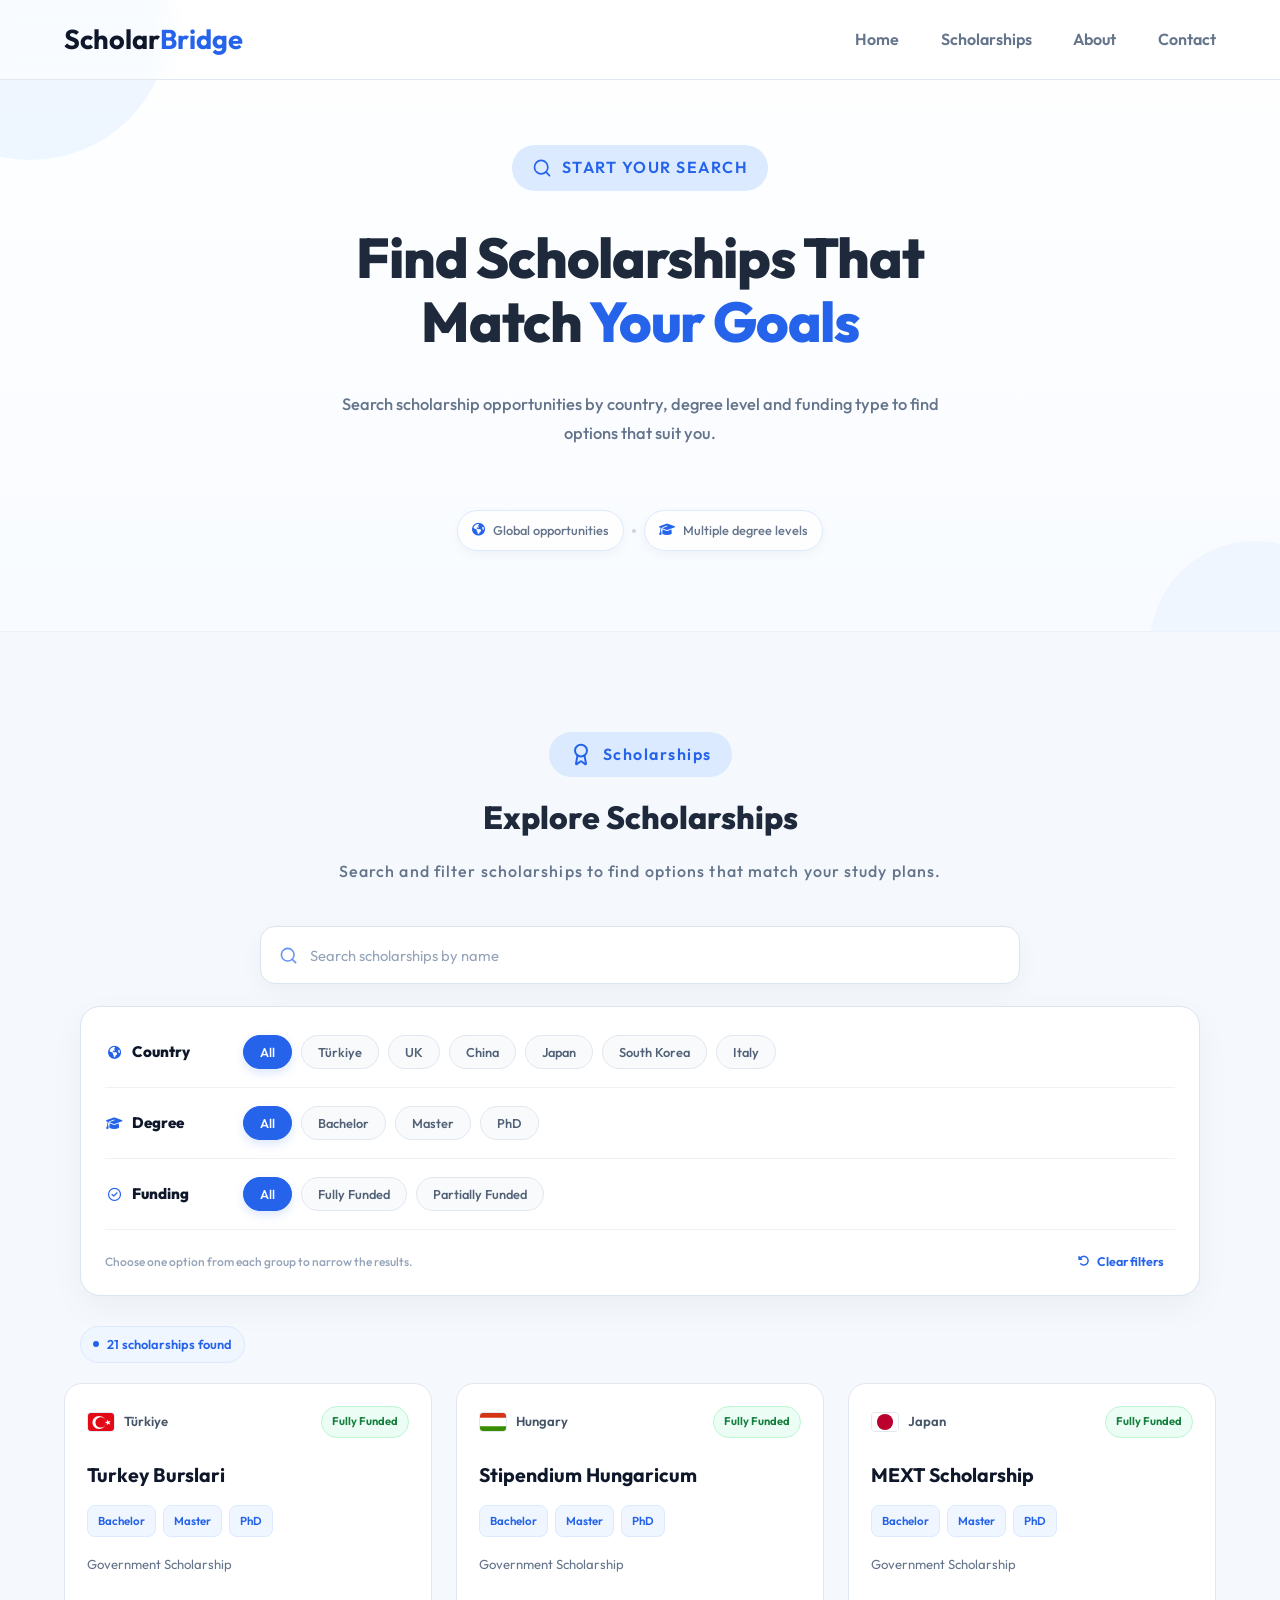
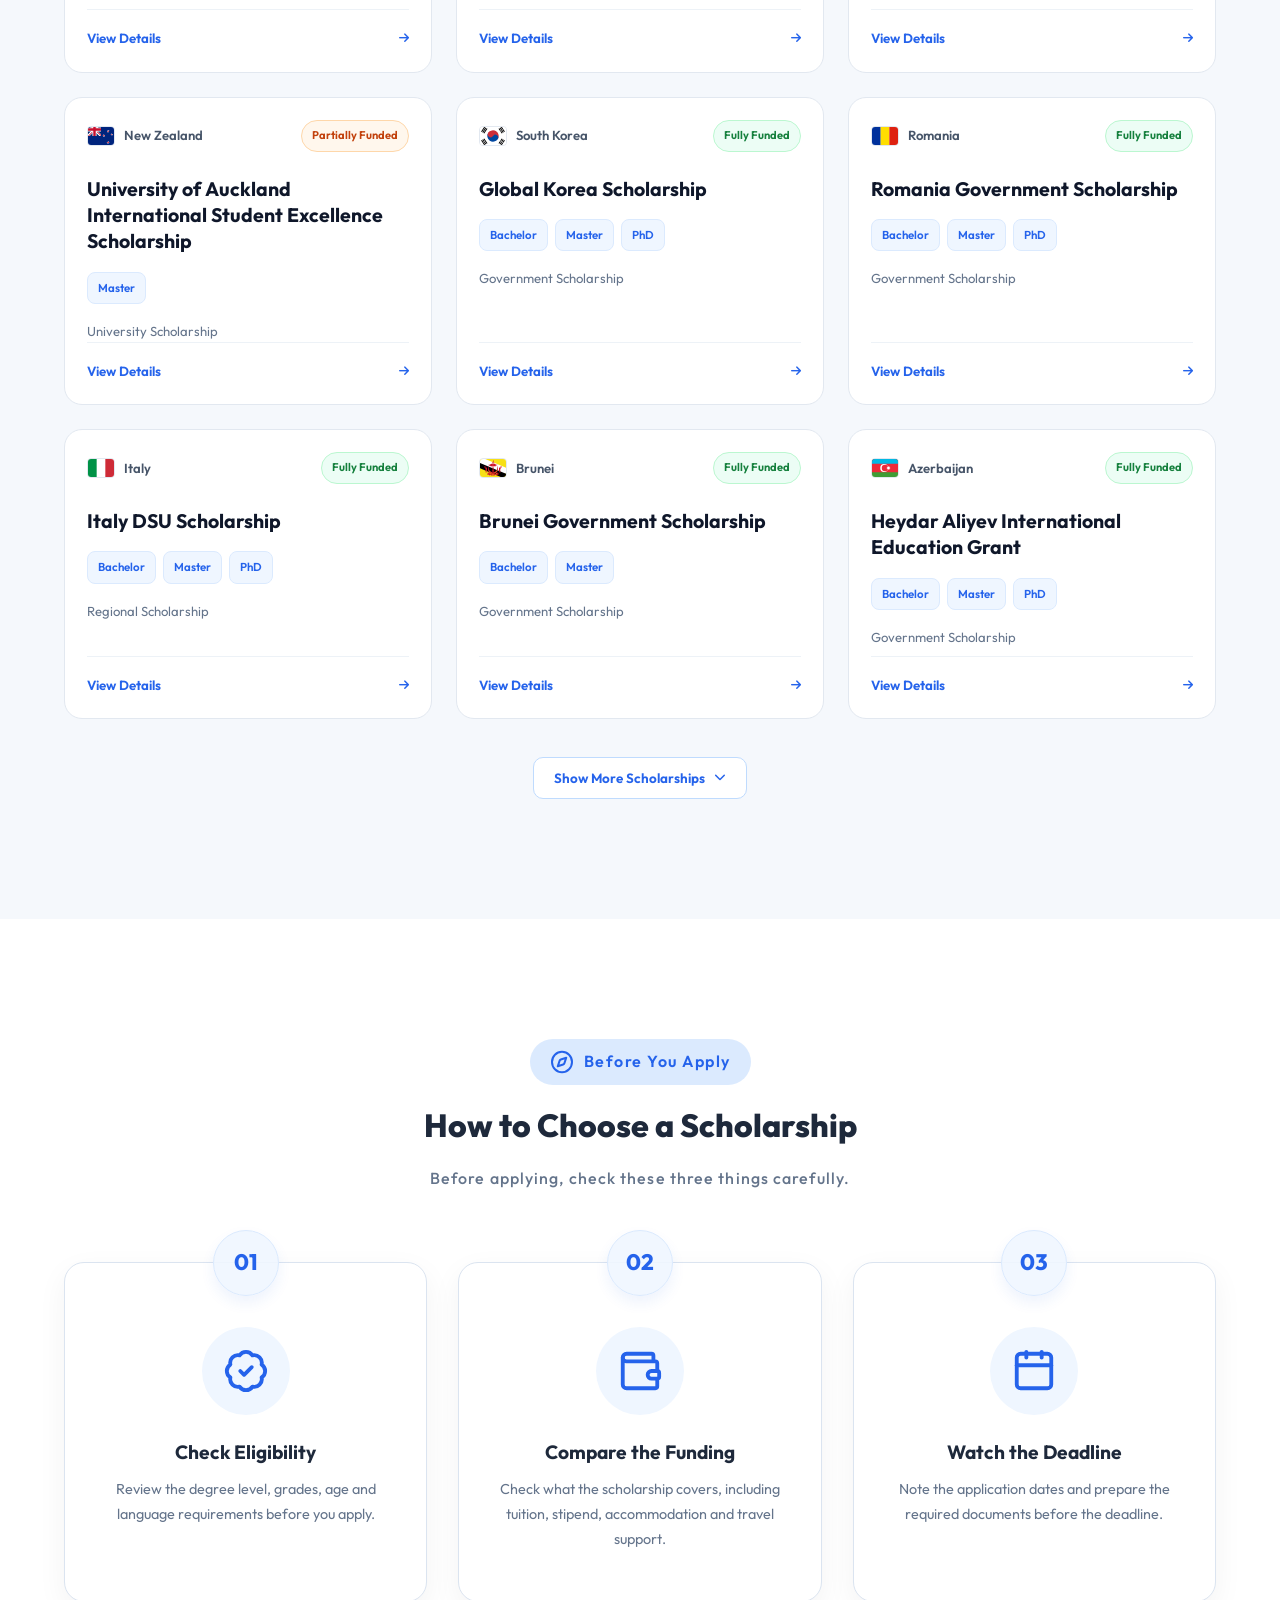
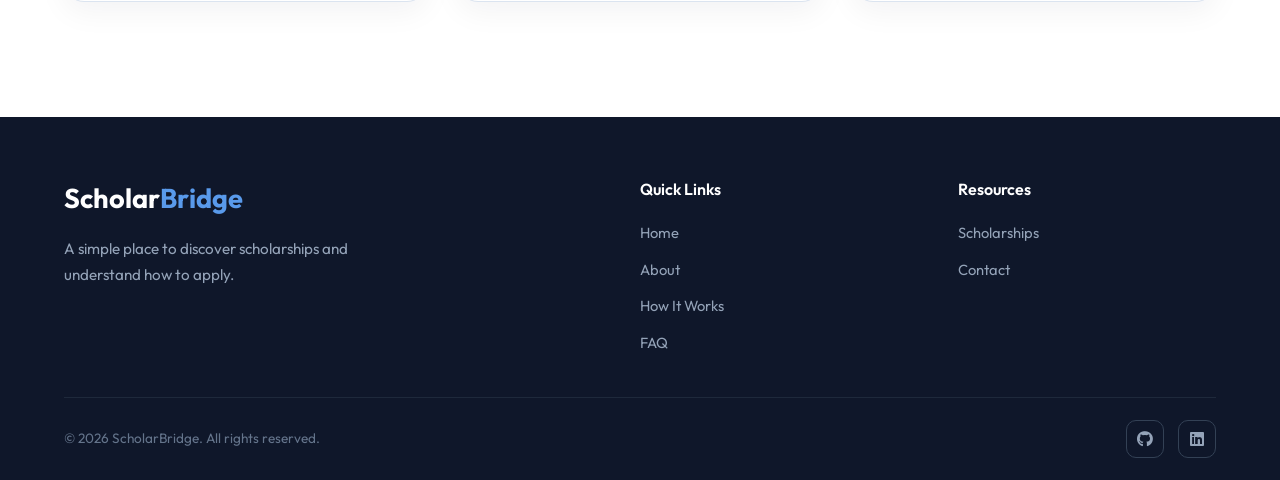
<file: scholarship.html>
<!DOCTYPE html>
<html lang="en">

<head>
    <meta charset="UTF-8">
    <meta name="viewport" content="width=device-width, initial-scale=1.0">

    <title>Scholarship Details | ScholarBridge</title>

    <link rel="preconnect" href="https://fonts.googleapis.com">
    <link rel="preconnect" href="https://fonts.gstatic.com" crossorigin>

    <link href="https://fonts.googleapis.com/css2?family=Outfit:wght@300;400;500;600;700&display=swap" rel="stylesheet">

    <link rel="stylesheet" href="https://cdnjs.cloudflare.com/ajax/libs/font-awesome/6.6.0/css/all.min.css">

    <link rel="stylesheet" href="css/style.css">
    <link rel="stylesheet" href="css/scholarship-detail.css">
</head>

<body>
    <header>

    <nav>
        <div class="container">

            <a href="index.html" class="logo">
                Scholar<span>Bridge</span>
            </a>

            <ul class="nav-links">
                <li><a href="index.html">Home</a></li>
                <li><a href="scholarships.html#scholarships">Scholarships</a></li>
                <li><a href="index.html#about">About</a></li>
                <li><a href="contact.html">Contact</a></li>
            </ul>

            <a href="scholarships.html" class="cta-btn">
                Explore Scholarships
            </a>

            <button class="menu-btn" aria-label="Open Menu">
                <svg xmlns="http://www.w3.org/2000/svg"
                    height="40"
                    viewBox="0 -960 960 960"
                    width="40"
                    fill="currentColor">
                    <path d="M120-240v-80h720v80H120Zm0-200v-80h720v80H120Zm0-200v-80h720v80H120Z" />
                </svg>
            </button>

        </div>
    </nav>

    <aside class="sidebar">

        <button class="close-btn" aria-label="Close Menu">
            <svg xmlns="http://www.w3.org/2000/svg"
                height="40"
                viewBox="0 -960 960 960"
                width="40"
                fill="currentColor">
                <path
                    d="m256-200-56-56 224-224-224-224 56-56 224 224 224-224 56 56-224 224 224 224-56 56-224-224-224 224Z" />
            </svg>
        </button>

        <ul class="side-links">
            <li><a href="index.html">Home</a></li>
            <li><a href="scholarships.html#scholarships">Scholarships</a></li>
            <li><a href="index.html#about">About</a></li>
            <li><a href="contact.html">Contact</a></li>
        </ul>

        <a href="scholarships.html" class="cta-btn">
            Explore Scholarships
        </a>

    </aside>

</header>
<main>

    <section class="detail-hero">

        <span class="detail-bg-code" id="heroCountryCode" aria-hidden="true">
            JP
        </span>

        <div class="detail-hero-glow"></div>

        <div class="container">

            <a href="scholarships.html#scholarships" class="detail-back-link">
                <i class="fa-solid fa-arrow-left"></i>
                <span>Back to Scholarships</span>
            </a>


            <div class="detail-hero-grid">

                <!-- Left Content -->
                <div class="detail-hero-content">

                    <div class="detail-top-line">
                        <span>Scholarship Profile</span>
                        <span class="detail-line"></span>
                        <span>01</span>
                    </div>


                    <div class="detail-country-label">
                        <img
                            id="detailFlag"
                            src="images/flags/jp.svg"
                            alt="Japan flag"
                        >

                        <span id="detailCountry">
                            Japan
                        </span>
                    </div>


                    <h1 id="detailName">
                        MEXT Scholarship
                    </h1>


                    <p class="detail-provider" id="detailType">
                        Japanese Government Scholarship
                    </p>


                    <div class="detail-tags">

                        <span
                            class="detail-tag detail-funding-tag"
                            id="detailFunding"
                        >
                            Fully Funded
                        </span>

                        <div
                            class="detail-degree-tags"
                            id="detailDegrees"
                        >
                            <span class="detail-tag">Bachelor</span>
                            <span class="detail-tag">Master</span>
                            <span class="detail-tag">PhD</span>
                        </div>

                    </div>


                    <a
                        href="#"
                        class="detail-official-btn"
                        id="officialWebsite"
                        target="_blank"
                        rel="noopener noreferrer"
                    >
                        <span>Visit Official Website</span>

                        <i class="fa-solid fa-arrow-up-right-from-square"></i>
                    </a>

                </div>


                <aside class="detail-country-card">

                    <div class="country-card-top">
                        <span>Study Destination</span>
                        <span>ScholarBridge</span>
                    </div>


                    <span
                        class="country-card-code"
                        id="cardCountryCode"
                        aria-hidden="true"
                    >
                        JP
                    </span>


                    <div class="country-flag-box">
                        <img
                            id="cardFlag"
                            src="images/flags/jp.svg"
                            alt="Japan flag"
                        >
                    </div>


                    <div class="country-card-content">

                        <span class="country-card-eyebrow">
                            Destination
                        </span>

                        <h2 id="cardCountry">
                            Japan
                        </h2>

                        <p>
                            Explore an international study opportunity
                            through this scholarship.
                        </p>

                    </div>


                    <div class="country-card-bottom">

                        <div>
                            <span>Category</span>
                            <strong>Scholarship</strong>
                        </div>

                        <div>
                            <span>Scope</span>
                            <strong>International</strong>
                        </div>

                    </div>

                </aside>

            </div>

        </div>

    </section>

</main>
<section class="quick-overview">

    <div class="container">

        <div class="overview-heading">
            <span class="overview-label">Quick Overview</span>
            <span class="overview-heading-line"></span>
        </div>

        <div class="overview-panel">

            <div class="overview-item">
                <span class="overview-number">01</span>

                <div class="overview-content">
                    <span class="overview-title">Country</span>
                    <strong id="overviewCountry">Türkiye</strong>
                </div>
            </div>

            <div class="overview-item">
                <span class="overview-number">02</span>

                <div class="overview-content">
                    <span class="overview-title">Degree Levels</span>

                    <div class="overview-degrees" id="overviewDegrees">
                        <span>Bachelor</span>
                        <span>Master</span>
                        <span>PhD</span>
                    </div>
                </div>
            </div>

            <div class="overview-item">
                <span class="overview-number">03</span>

                <div class="overview-content">
                    <span class="overview-title">Funding</span>
                    <strong class="overview-funding" id="overviewFunding">
                        Fully Funded
                    </strong>
                </div>
            </div>

            <div class="overview-item">
                <span class="overview-number">04</span>

                <div class="overview-content">
                    <span class="overview-title">Scholarship Type</span>
                    <strong id="overviewType">
                        Government Scholarship
                    </strong>
                </div>
            </div>

        </div>

    </div>

</section>
<section class="scholarship-about" id="about">
    <div class="container">

        <div class="about-editorial">

            <div class="about-intro">

                <div class="about-label-row">
                    <span>ABOUT THE SCHOLARSHIP</span>
                    <strong id="aboutCountryCode">TR</strong>
                </div>

                <span class="about-kicker">THE OPPORTUNITY</span>

                <h2>More Than Just Funding</h2>

                <h3 id="aboutHeadline">
                    Study in Türkiye through an international government scholarship program.
                </h3>

            </div>


            <div class="about-story">

                <div class="about-story-line"></div>

                <div class="about-description" id="scholarshipAbout">
                    <p>
                        Scholarship information will appear here.
                    </p>
                </div>

                <div class="about-story-note">
                    <span>WHY IT MATTERS</span>
                    <p>
                        Understanding the scholarship itself is just as important
                        as checking its eligibility and funding.
                    </p>
                </div>

            </div>

        </div>


        <div class="about-meta-strip">

            <div class="about-place">

                <div class="about-flag">
                    <img id="aboutFlag" src="" alt="">
                </div>

                <div>
                    <span>DESTINATION</span>
                    <strong id="aboutCountry">Türkiye</strong>
                </div>

            </div>


            <div class="about-meta-item">
                <span>SCHOLARSHIP TYPE</span>
                <strong id="aboutType">Government Scholarship</strong>
            </div>


            <div class="about-meta-item">
                <span>FUNDING</span>
                <strong id="aboutFunding">Fully Funded</strong>
            </div>

        </div>

    </div>
</section>
<section class="eligibility-bands-section" id="eligibility">

    <div class="eligibility-bands-inner">

        <div class="eligibility-bands-heading">
            <span class="eligibility-bands-label">
                ELIGIBILITY REQUIREMENTS
            </span>

            <h2>Who Can Apply?</h2>

            <p>
                Review the main eligibility conditions before preparing
                your scholarship application.
            </p>
        </div>


        <div class="eligibility-bands-list" id="eligibilityList">
            <!-- Eligibility requirements generated by JavaScript -->
        </div>


        <div class="eligibility-bands-note">

            <div class="bands-note-icon">
                <i class="fa-solid fa-circle-info"></i>
            </div>

            <div>
                <strong>Important</strong>

                <p>
                    Eligibility requirements may change between application cycles.
                    Always confirm the latest criteria through the official scholarship source.
                </p>
            </div>

        </div>

    </div>

</section>
<section class="funding-section" id="funding">

    <div class="funding-inner">

        <div class="funding-heading">
            <span>FUNDING & BENEFITS</span>

            <h2>What Does the Scholarship Cover?</h2>

            <p>
                Explore the financial support and key benefits available
                through this scholarship.
            </p>
        </div>


        <div class="funding-layout">

            <aside class="funding-summary">

                <span class="funding-summary-label">
                    FUNDING STATUS
                </span>

                <div class="funding-status-icon">
                    <i class="fa-solid fa-wallet"></i>
                </div>

                <h3 id="fundingStatus"></h3>

                <p>
                    Financial support may include tuition, living costs,
                    accommodation and other study-related expenses.
                </p>

                <div class="funding-summary-line"></div>

                <div class="funding-summary-bottom">

                    <div>
                        <small>SUPPORT TYPE</small>
                        <strong>Scholarship Funding</strong>
                    </div>

                    <i class="fa-solid fa-circle-check"></i>

                </div>

            </aside>


            <div class="benefits-list" id="benefitsList"></div>

        </div>


        <div class="funding-note">

            <i class="fa-solid fa-circle-info"></i>

            <p>
                Funding benefits can differ by study level, institution and application
                cycle. Always confirm the latest benefits through the official scholarship source.
            </p>

        </div>

    </div>

</section>
<section class="application-section" id="application">

    <div class="application-inner">

        <div class="application-heading">
            <span>APPLICATION GUIDE</span>

            <h2>Prepare and Submit Your Application</h2>

            <p>
                Review the required documents and follow the main steps
                to complete your scholarship application.
            </p>
        </div>


        <div class="application-desk">

            <!-- REQUIRED DOCUMENTS -->

            <div class="documents-panel">

                <div class="application-panel-heading">
                    <span>REQUIRED DOCUMENTS</span>

                    <h3>Prepare Your Documents</h3>

                    <p>
                        Gather the main documents before starting your
                        scholarship application.
                    </p>
                </div>


                <div class="documents-list" id="documentsList"></div>

            </div>


            <!-- DIVIDER -->

            <div class="application-divider"></div>


            <!-- HOW TO APPLY -->

            <div class="apply-panel">

                <div class="application-panel-heading">
                    <span>HOW TO APPLY</span>

                    <h3>Application Process</h3>

                    <p>
                        Follow these general steps when preparing and
                        submitting your scholarship application.
                    </p>
                </div>


                <div class="apply-steps" id="applySteps"></div>

            </div>

        </div>


        <div class="application-note">

            <i class="fa-solid fa-circle-info"></i>

            <div>
                <strong>Application requirements may differ</strong>

                <p>
                    Document requirements and application steps can vary between
                    scholarships, universities and application cycles. Always
                    confirm the latest instructions through the official source.
                </p>
            </div>

        </div>

    </div>

</section>
<section class="deadline-section" id="deadline">

    <div class="deadline-inner">

        <div class="deadline-heading">
            <span>FINAL CHECK</span>

            <h2>Deadline & Official Source</h2>

            <p>
                Check the application timeline and confirm the latest
                information before submitting your application.
            </p>
        </div>


        <div class="deadline-grid">

            <!-- DEADLINE -->

            <div class="deadline-block">

                <div class="deadline-block-top">
                    <div class="deadline-icon">
                        <i class="fa-regular fa-calendar"></i>
                    </div>

                    <span>APPLICATION DEADLINE</span>
                </div>

                <h3 id="deadlineValue">Check Official Source</h3>

                <p id="deadlineDescription">
                    Scholarship deadlines can change between application
                    cycles, so always confirm the current date before applying.
                </p>

            </div>


            <!-- OFFICIAL SOURCE -->

            <div class="official-source-block">

                <div class="deadline-block-top">
                    <div class="deadline-icon">
                        <i class="fa-solid fa-arrow-up-right-from-square"></i>
                    </div>

                    <span>OFFICIAL SOURCE</span>
                </div>

                <h3>Scholarship Website</h3>

                <p>
                    Verify the latest eligibility rules, required documents,
                    deadlines and application instructions through the
                    official scholarship website.
                </p>

                <a
                    href="#"
                    id="finalOfficialWebsite"
                    target="_blank"
                    rel="noopener noreferrer"
                    class="official-source-btn"
                >
                    Visit Official Website
                    <i class="fa-solid fa-arrow-up-right-from-square"></i>
                </a>

            </div>

        </div>


        <div class="deadline-reminder">
            <i class="fa-solid fa-circle-info"></i>

            <p>
                ScholarBridge provides scholarship information for discovery
                and guidance. Official scholarship sources should always be
                used for final application decisions.
            </p>
        </div>

    </div>

</section>

     <footer class="footer">
        <div class="container">

            <div class="footer-main">

                <div class="footer-brand">
                    <h3>Scholar<span>Bridge</span></h3>

                    <p>
                        A simple place to discover scholarships
                        and understand how to apply.
                    </p>
                </div>

                <div class="footer-links">
                    <h4>Quick Links</h4>

                    <ul>
                        <li><a href="index.html#home">Home</a></li>
                        <li><a href="index.html#about">About</a></li>
                        <li><a href="index.html#how-it-works">How It Works</a></li>
                        <li><a href="index.html#faq">FAQ</a></li>
                    </ul>
                </div>

                <div class="footer-resources">
                    <h4>Resources</h4>

                    <ul>
                        <li><a href="scholarships.html#scholarships">Scholarships</a></li>
                        <li><a href="contact.html">Contact</a></li>
                    </ul>
                </div>

            </div>

            <div class="footer-bottom">
                <p>© 2026 ScholarBridge. All rights reserved.</p>

                <div class="footer-socials">
                    <a href="https://github.com/vineshkumar553" aria-label="GitHub">
                        <i class="fa-brands fa-github"></i>
                    </a>

                    <a href="https://www.linkedin.com/in/vinesh-kumar-6b0a53422/" aria-label="LinkedIn">
                        <i class="fa-brands fa-linkedin"></i>
                    </a>
                </div>
            </div>

        </div>
    </footer>


    <script src="js/scholarship-detail.js"></script>
</body>

</html>
</file>
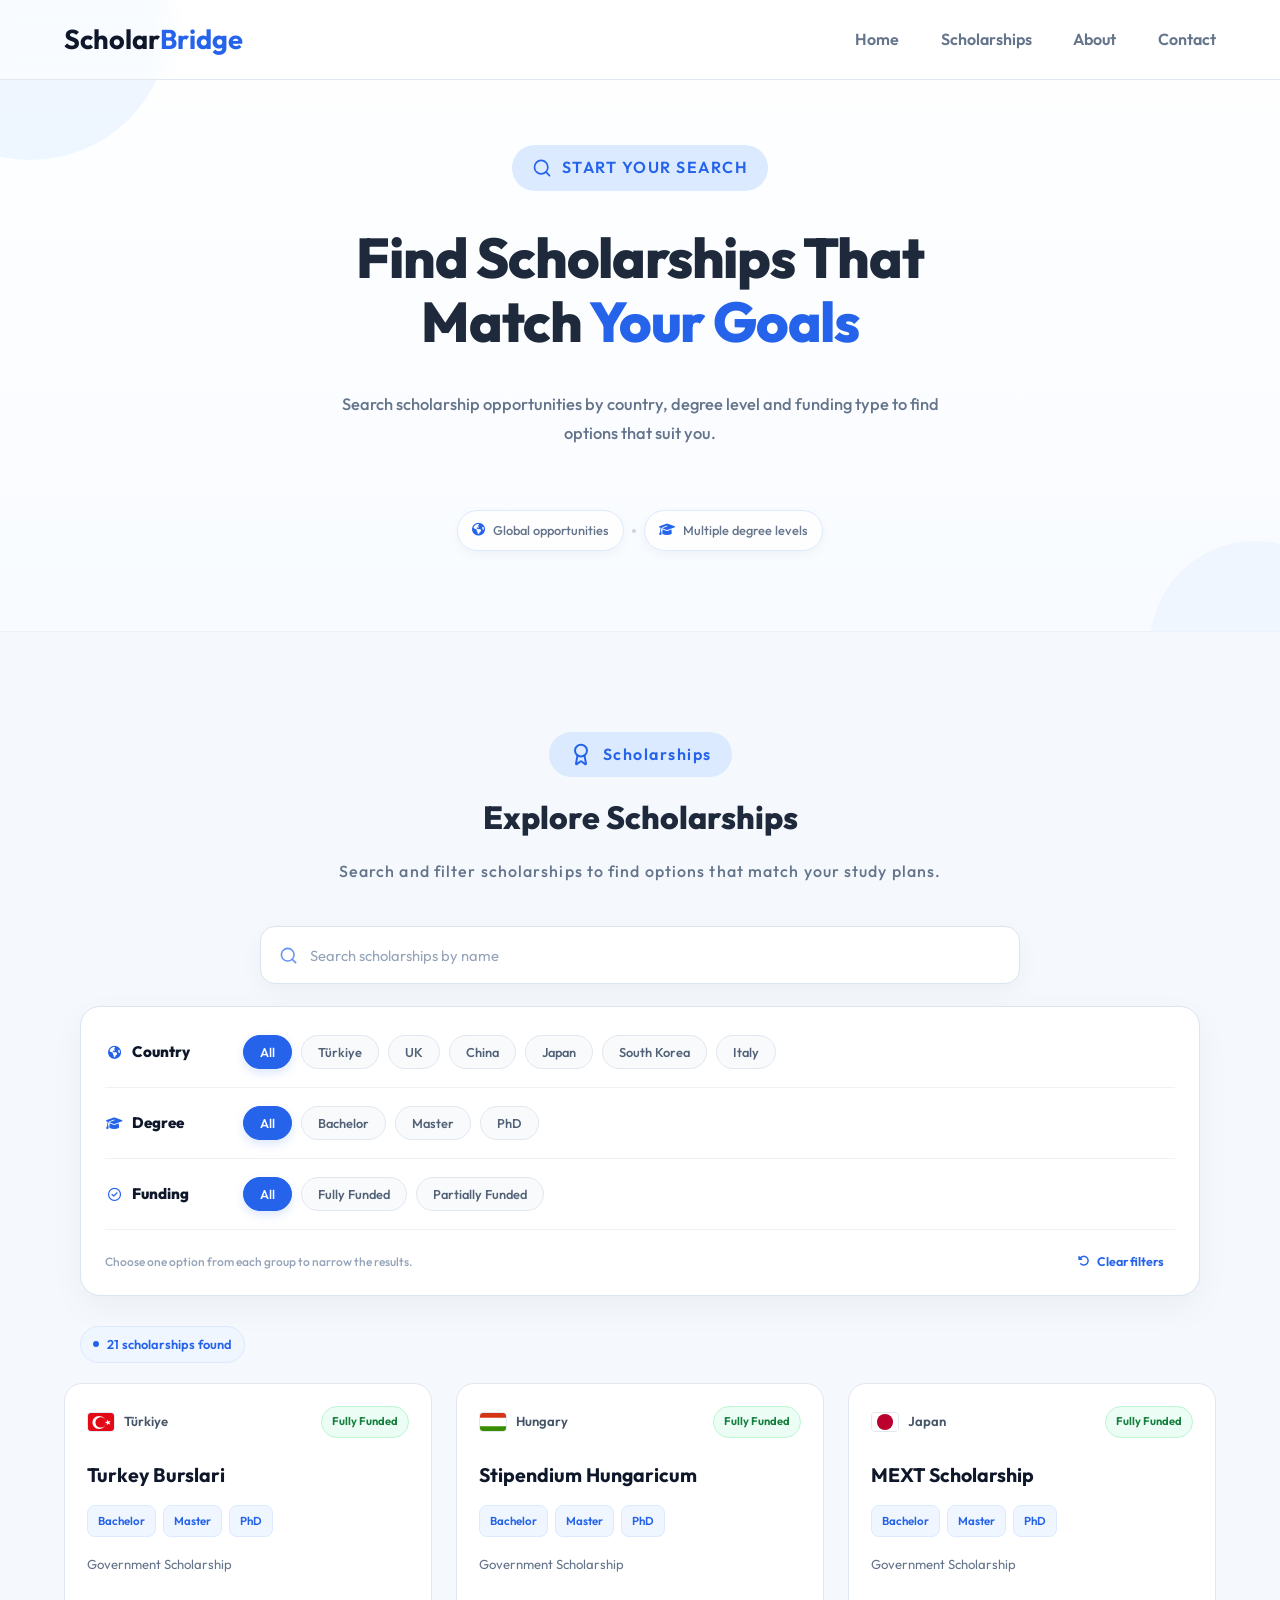
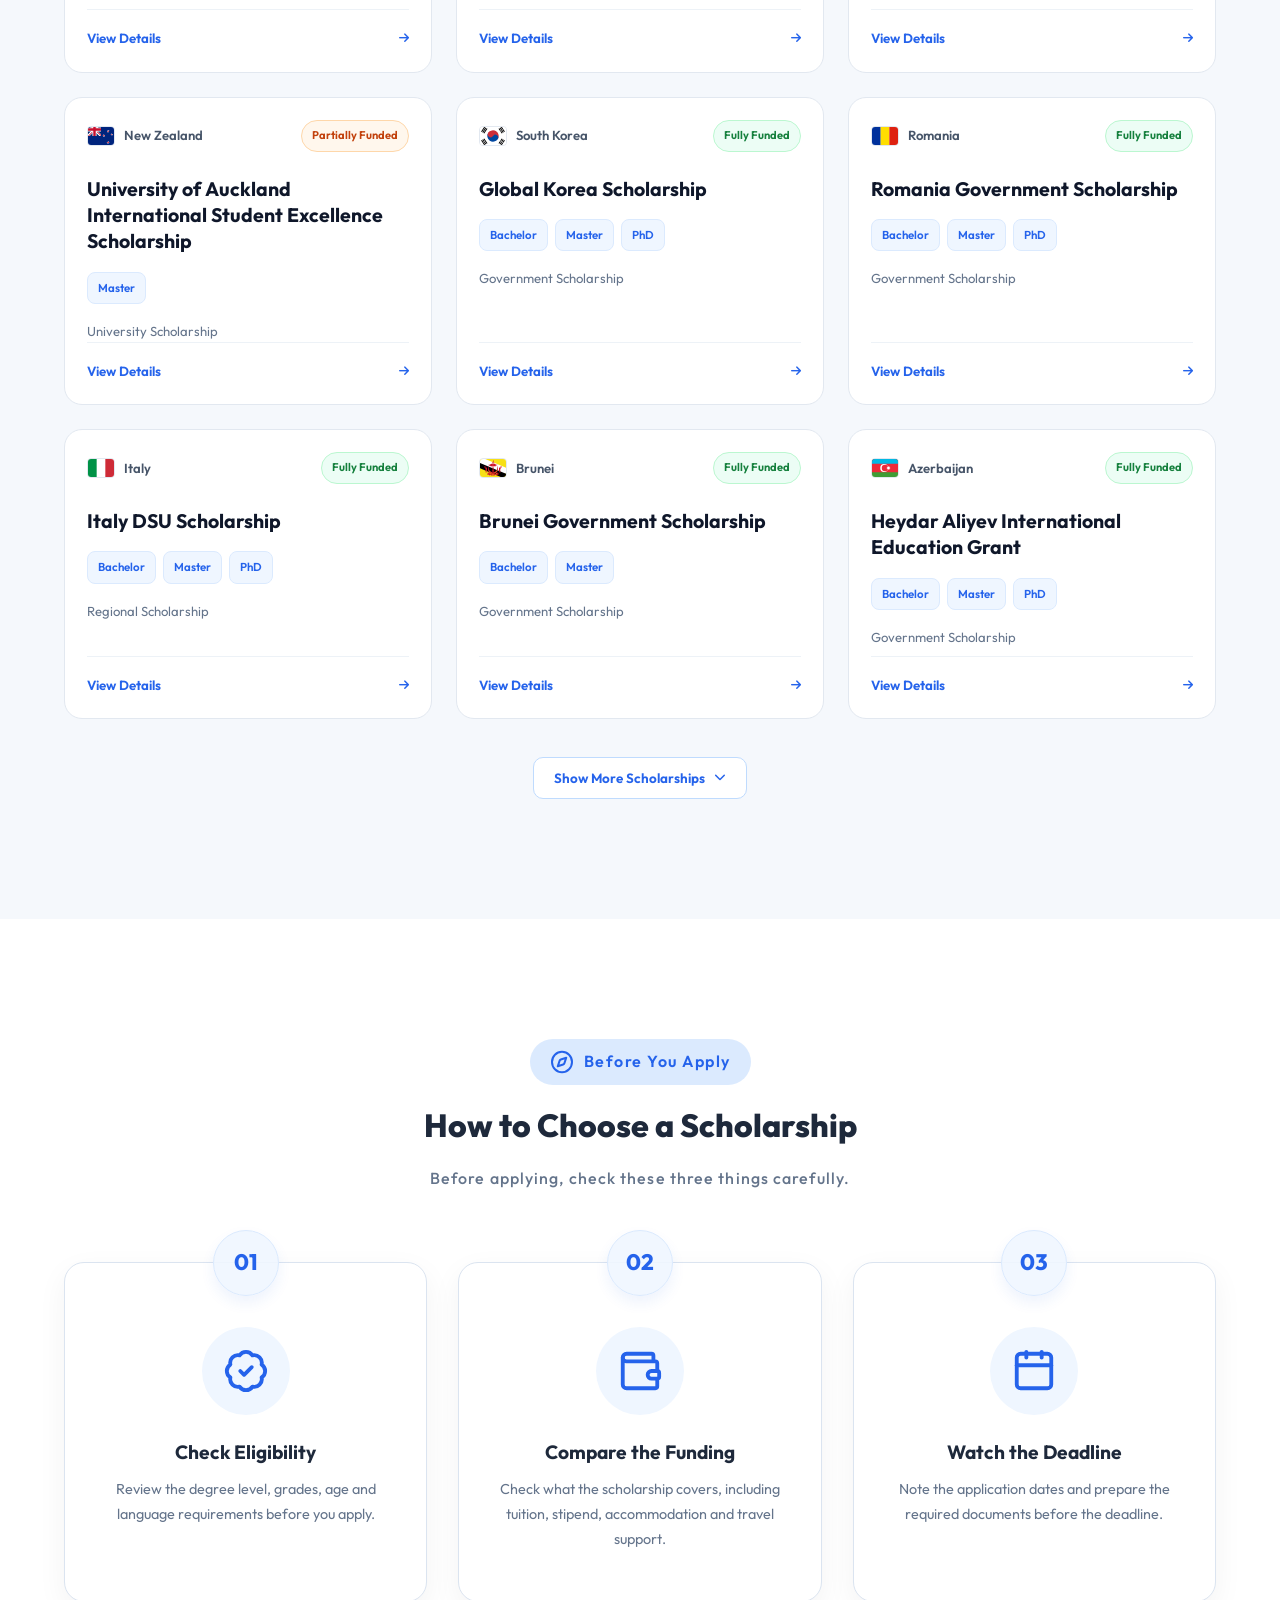
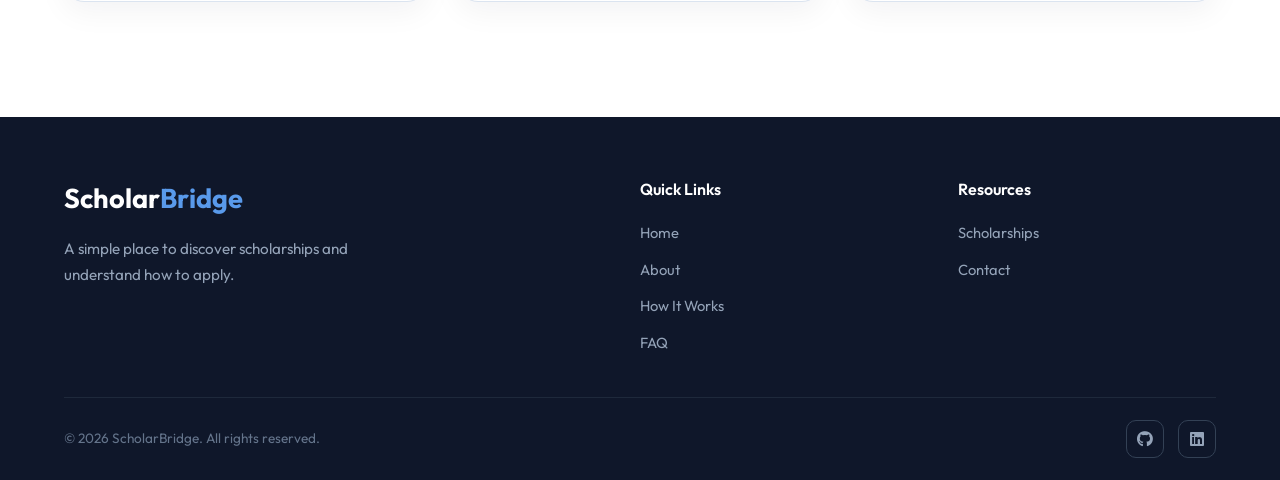
<file: scholarships.html>
<head>
    <meta charset="UTF-8">
    <meta name="viewport" content="width=device-width, initial-scale=1.0">

    <title>Explore Scholarships | ScholarBridge</title>

    <link rel="preconnect" href="https://fonts.googleapis.com">
    <link rel="preconnect" href="https://fonts.gstatic.com" crossorigin>

    <link href="https://fonts.googleapis.com/css2?family=Outfit:wght@300;400;500;600;700&display=swap" rel="stylesheet">

    <link rel="stylesheet" href="https://cdnjs.cloudflare.com/ajax/libs/font-awesome/6.6.0/css/all.min.css">

    <!-- Existing shared styles -->
    <link rel="stylesheet" href="css/style.css">

    <!-- Scholarships page specific styles -->
    <link rel="stylesheet" href="css/scholarships.css">
</head>

<body>
    <header>

        <!-- ================= Navbar ================= -->
        <nav>
            <div class="container">

                <!-- Logo -->
                <a href="#" class="logo">
                    Scholar<span>Bridge</span>
                </a>

                <!-- Desktop Navigation -->
                <ul class="nav-links">
                    <ul class="nav-links">
                        <li><a href="index.html">Home</a></li>
                        <li><a href="#scholarships" class="active">Scholarships</a></li>
                        <li><a href="index.html#about">About</a></li>
                        <li><a href="contact.html">Contact</a></li>
                    </ul>
                </ul>


                <!-- Mobile Menu Button -->
                <button class="menu-btn" aria-label="Open Menu">
                    <svg xmlns="http://www.w3.org/2000/svg" height="40" viewBox="0 -960 960 960" width="40"
                        fill="currentColor">
                        <path d="M120-240v-80h720v80H120Zm0-200v-80h720v80H120Zm0-200v-80h720v80H120Z" />
                    </svg>
                </button>

            </div>
        </nav>

        <!-- ================= Mobile Sidebar ================= -->
        <aside class="sidebar">

            <!-- Close Button -->
            <button class="close-btn" aria-label="Close Menu">
                <svg xmlns="http://www.w3.org/2000/svg" height="40" viewBox="0 -960 960 960" width="40"
                    fill="currentColor">
                    <path
                        d="m256-200-56-56 224-224-224-224 56-56 224 224 224-224 56 56-224 224 224 224-56 56-224-224-224 224Z" />
                </svg>
            </button>

            <!-- Mobile Navigation -->
            <ul class="side-links">
                <li><a href="index.html">Home</a></li>
                <li><a href="#scholarships" class="active">Scholarships</a></li>
                <li><a href="index.html#about">About</a></li>
                <li><a href="contact.html">Contact</a></li>
            </ul>

        </aside>

    </header>
    <section class="scholarships-hero">
        <div class="container">

            <div class="scholarships-hero-content">

                <span class="section-badge hero">
                    <img src="images/icons/search.svg" alt="search icon">
                    START YOUR SEARCH
                </span>

                <h1>
                    Find Scholarships That Match
                    <span> Your Goals</span>
                </h1>

                <p>
                    Search scholarship opportunities by country, degree level
                    and funding type to find options that suit you.
                </p>

                <div class="hero-meta">
                    <span>
                        <i class="fa-solid fa-earth-americas"></i>
                        Global opportunities
                    </span>

                    <span class="meta-dot"></span>

                    <span>
                        <i class="fa-solid fa-graduation-cap"></i>
                        Multiple degree levels
                    </span>
                </div>

            </div>

        </div>
    </section>
    <section class="scholarships-section" id="scholarships">
        <div class="container">

            <div class="section-heading">
                <span class="section-badge">
                    <img src="images/icons/award.svg" alt="award icon">
                    Scholarships
                </span>

                <h2>Explore Scholarships</h2>

                <p>
                    Search and filter scholarships to find options that match your study plans.
                </p>
            </div>

            <div class="scholarship-search">
                <img src="images/icons/search.svg" alt="search icon">
                <input type="text" id="searchInput" placeholder="Search scholarships by name">
            </div>

            <div class="filters-panel">

                <div class="filter-row">
                    <div class="filter-name">
                        <i class="fa-solid fa-earth-americas"></i>
                        <span>Country</span>
                    </div>

                    <div class="filter-options" data-filter="country">
                        <button type="button" class="filter-chip active" data-value="all">All</button>
                        <button type="button" class="filter-chip" data-value="turkiye">Türkiye</button>
                        <button type="button" class="filter-chip" data-value="united-kingdom">
                            UK
                        </button>
                        <button type="button" class="filter-chip" data-value="china">China</button>
                        <button type="button" class="filter-chip" data-value="japan">Japan</button>
                        <button type="button" class="filter-chip" data-value="south-korea">South Korea</button>
                        <button type="button" class="filter-chip" data-value="italy">Italy</button>
                    </div>
                </div>

                <div class="filter-row">
                    <div class="filter-name">
                        <i class="fa-solid fa-graduation-cap"></i>
                        <span>Degree</span>
                    </div>

                    <div class="filter-options" data-filter="degree">
                        <button type="button" class="filter-chip active" data-value="all">All</button>
                        <button type="button" class="filter-chip" data-value="bachelor">Bachelor</button>
                        <button type="button" class="filter-chip" data-value="master">Master</button>
                        <button type="button" class="filter-chip" data-value="phd">PhD</button>
                    </div>
                </div>

                <div class="filter-row">
                    <div class="filter-name">
                        <i class="fa-regular fa-circle-check"></i>
                        <span>Funding</span>
                    </div>

                    <div class="filter-options" data-filter="funding">
                        <button type="button" class="filter-chip active" data-value="all">All</button>
                        <button type="button" class="filter-chip" data-value="fully-funded">Fully Funded</button>
                        <button type="button" class="filter-chip" data-value="partially-funded">Partially
                            Funded</button>
                    </div>
                </div>

                <div class="filter-bottom">
                    <span>Choose one option from each group to narrow the results.</span>

                    <button type="button" class="clear-filters" id="clearFilters">
                        <i class="fa-solid fa-rotate-left"></i>
                        Clear filters
                    </button>
                </div>

            </div>

            <div class="results-row">
                <p id="resultsCount">All scholarships</p>
            </div>

            <div class="scholarships-grid" id="scholarshipsGrid"></div>

            <div class="no-results" id="noResults">
                <div class="no-results-icon">
                    <i class="fa-solid fa-magnifying-glass"></i>
                </div>
                <h3>No scholarships found</h3>
                <p>Try changing your search or filters.</p>
            </div>

        </div>
        <div class="load-more-wrap">
            <button type="button" class="load-more-btn" id="loadMoreBtn">
                Show More Scholarships
                <i class="fa-solid fa-chevron-down"></i>
            </button>
        </div>
    </section>
    <section class="choose-scholarship">
        <div class="container">

            <div class="section-heading">
                <span class="section-badge">
                    <img src="images/icons/compass.svg" alt="compass icon">
                    Before You Apply
                </span>

                <h2>How to Choose a Scholarship</h2>

                <p>
                    Before applying, check these three things carefully.
                </p>
            </div>

            <div class="choice-track">

                <article class="choice-step">
                    <span class="choice-number">01</span>

                    <div class="choice-icon">
                        <img src="images/icons/badge-check.svg" alt="check icon">
                    </div>

                    <h3>Check Eligibility</h3>

                    <p>
                        Review the degree level, grades, age and language requirements before you apply.
                    </p>
                </article>

                <article class="choice-step">
                    <span class="choice-number">02</span>

                    <div class="choice-icon">
                        <img src="images/icons/wallet.svg" alt="wallet icon">
                    </div>

                    <h3>Compare the Funding</h3>

                    <p>
                        Check what the scholarship covers, including tuition, stipend, accommodation and travel support.
                    </p>
                </article>

                <article class="choice-step">
                    <span class="choice-number">03</span>

                    <div class="choice-icon">
                        <img src="images/icons/calendar.svg" alt="calendar icon">
                    </div>

                    <h3>Watch the Deadline</h3>

                    <p>
                        Note the application dates and prepare the required documents before the deadline.
                    </p>
                </article>

            </div>

        </div>
    </section>
    <footer class="footer">
        <div class="container">

            <div class="footer-main">

                <div class="footer-brand">
                    <h3>Scholar<span>Bridge</span></h3>

                    <p>
                        A simple place to discover scholarships
                        and understand how to apply.
                    </p>
                </div>

                <div class="footer-links">
                    <h4>Quick Links</h4>

                    <ul>
                        <li><a href="index.html#home">Home</a></li>
                        <li><a href="index.html#about">About</a></li>
                        <li><a href="index.html#how-it-works">How It Works</a></li>
                        <li><a href="index.html#faq">FAQ</a></li>
                    </ul>
                </div>

                <div class="footer-resources">
                    <h4>Resources</h4>

                    <ul>
                        <li><a href="scholarships.html#scholarships">Scholarships</a></li>
                        <li><a href="contact.html">Contact</a></li>
                    </ul>
                </div>

            </div>

            <div class="footer-bottom">
                <p>© 2026 ScholarBridge. All rights reserved.</p>

                <div class="footer-socials">
                    <a href="https://github.com/vineshkumar553" aria-label="GitHub">
                        <i class="fa-brands fa-github"></i>
                    </a>

                    <a href="https://www.linkedin.com/in/vinesh-kumar-6b0a53422/" aria-label="LinkedIn">
                        <i class="fa-brands fa-linkedin"></i>
                    </a>
                </div>
            </div>

        </div>
    </footer>

    <script src="js/scholarships.js"></script>
</body>
</file>
<file: css/style.css>
/* variables */

:root {
    --primary: #2563EB;
    --primary-dark: #1D4ED8;
    --primary-light: #DBEAFE;

    --background: #F8FAFC;
    --surface: #FFFFFF;

    --success: #15803D;
    --success-light: #DCFCE7;
    --warning: #D97706;
    --warning-light: #FEF3C7;

    --danger: #DC2626;
    --danger-light: #FEE2E2;

    --text: #0F172A;
    --text-light: #64748B;
    --heading: #1E293B;

    --border: #E2E8F0;

    --shadow: 0 10px 30px rgba(15, 23, 42, 0.08);

    --radius: 20px;

    --transition: 0.3s ease;
}

* {
    margin: 0;
    padding: 0;
    box-sizing: border-box;
}

html {
    scroll-behavior: smooth;
}

body {
    font-family: "Outfit", sans-serif;
    line-height: 1.6;
}

img {
    max-width: 100%;
    display: block;
}

a {
    text-decoration: none;
    color: inherit;
}

ul {
    list-style: none;
}

button {
    font-family: inherit;
    cursor: pointer;
    border: none;
    background: none;
}
a,
button {
    -webkit-tap-highlight-color: transparent;
}

.container {
    width: min(1200px, 90%);
    margin: 0 auto;
}


nav {
    position: fixed;
    top: 0;
    z-index: 1000;
    height: 80px;
    width: 100%;
    background: rgba(255, 255, 255, 0.575);
    backdrop-filter: blur(12px);
    border-bottom: 1px solid var(--border);
}

nav .container {
    display: grid;
    grid-template-columns: 1fr auto 1fr;
    align-items: center;
    height: 100%;
}

.logo {
    color: var(--text);
    font-size: 1.7rem;
    font-weight: 700;
}

.logo span {
    color: var(--primary);
}

.logo:hover {
    opacity: 0.9;

}

.nav-links {
    display: flex;
    justify-content: center;
    align-items: center;
    gap: 2rem;
}

.nav-links a {
    position: relative;
    color: var(--text-light);
    font-weight: 600;
    font-size: 1rem;
    transition: var(--transition);
}

.nav-links a::after {

    content: "";

    position: absolute;

    left: 50%;
    transform: translateX(-50%);
    bottom: -8px;

    width: 0;
    height: 2px;

    background: var(--primary);

    border-radius: 50px;

    transition: .3s ease;

}

.nav-links a:hover::after {

    width: 100%;

}

.nav-links a:hover {
    color: var(--primary);
}

.cta-btn {
    display: inline-block;
    padding: 0.8rem 1.5rem;
    margin-left: auto;
    background: var(--primary);
    color: #fff;

    border-radius: 12px;

    font-size: 0.95rem;
    font-weight: 600;

    transition: var(--transition);
}

.cta-btn:hover {
    background: var(--primary-dark);
    transform: translateY(-2px);
}

.menu-btn {
    display: none;
}

.sidebar {
    position: fixed;
    top: 80px;
    right: -100%;

    width: min(300px, 80%);
    height: calc(100vh - 80px);

    display: flex;
    flex-direction: column;

    padding: 2rem;

    background: var(--surface);

    border-left: 1px solid var(--border);
    box-shadow: var(--shadow);

    transition: right 0.3s ease;

    z-index: 999;
}

.sidebar.active {
    right: 0;
}

.side-links {
    display: flex;
    flex-direction: column;
    gap: 2.5rem;
}

.side-links a {
    color: var(--text-light);
    font-size: 1.1rem;
    font-weight: 600;
    transition: var(--transition);
}

.side-links a:hover {
    color: var(--primary);
}

.close-btn {
    align-self: flex-end;
    margin-bottom: 2rem;
    color: var(--text-light);
}

.close-btn:hover {
    color: var(--primary);
}

.sidebar .cta-btn {
    margin-top: auto;
    width: 100%;
    text-align: center;
}

@media (max-width:1100px) {
    .menu-btn {
        display: block;
    }

    .nav-links {
        display: none;
    }

    nav .container {
        grid-template-columns: 1fr auto;
    }

    nav .cta-btn {
        display: none;
    }
}

@media (max-width: 400px) {
    .sidebar {
        width: 100%;
    }
}
.hero {
    padding: 120px 0 80px;
}

.hero .container {
    display: grid;
    grid-template-columns: 1.07fr 1fr;
    gap: 2rem;
    align-items: center;
}

.hero-left {
    display: flex;
    flex-direction: column;
    gap: 1.7rem;
    margin-bottom: 50px;
}

.hero-badge {
    display: inline-flex;
    align-items: center;
    align-self: flex-start;

    padding: 10px 20px;
    gap: 10px;

    background: var(--primary-light);
    color: var(--primary);

    border-radius: 999px;

    font-size: 0.95rem;
    font-weight: 600;
    letter-spacing: 1.5px;
}

.hero-left h1 {
    font-size: 3.3rem;
    font-weight: 800;
    line-height: 1.2;
    color: var(--heading);
}

.hero-left h1 span {
    color: var(--primary);
}

.hero-left p {
    max-width: 560px;

    font-size: 1.1rem;
    font-weight: 500;
    line-height: 1.9;

    color: var(--text-light);
}

.hero-buttons {
    display: flex;
    gap: 1rem;
    margin-top: 10px;
}

.btn-primary,
.btn-secondary {
    display: inline-flex;
    text-align: center;
    justify-content: center;
    text-decoration: none;
    min-width: 200px;
    padding: 17px 28px;

    border-radius: 15px;

    font-size: 1rem;
    font-weight: 600;

    transition: .3s ease;
}

.btn-primary {
    background: var(--primary);
    color: white;
}

.btn-primary:hover {
    background: var(--primary-dark);
    transform: translateY(-4px);
    box-shadow: var(--shadow);
}

.btn-secondary {
    background: var(--surface);
    color: var(--primary);
    border: 1px solid var(--primary);
}

.btn-secondary:hover {
    background: var(--primary);
    color: white;
    box-shadow: var(--shadow);
}
.hero-image {
    position: relative;
    width: 100%;
    max-width: 600px;
    display: flex;
    align-items: center;
    justify-content: center;
    transform: translateY(-10px);
    animation: heroEnter .8s ease-out both;
}

@keyframes heroEnter {
    from {
        opacity: 0;
        transform: translateY(15px);
    }

    to {
        opacity: 1;
        transform: translateY(-10px);
    }
}

.floating-icon {
    position: absolute;
    z-index: 5;
    width: 62px;
    height: 62px;
    display: flex;
    align-items: center;
    justify-content: center;
    background: rgba(255, 255, 255, 0.96);
    border: 1px solid #dbeafe;
    border-radius: 50%;
    box-shadow:
        0 10px 28px rgba(15, 23, 42, 0.08),
        0 3px 10px rgba(37, 99, 235, 0.06);

    transition: transform .3s ease;
    animation: iconFloat 4s ease-in-out infinite;
}
.floating-icon img {
    width: 26px;
    height: 26px;
}

.icon-1 {
    top: 60px;
    left: 5px;
    animation-delay: 0s;
}

.icon-2 {
    bottom: 80px;
    left: 5px;
    animation-delay: 1.1s;
}

.icon-3 {
    top: 140px;
    right: 35px;
    animation-delay: 2.2s;
}
@keyframes iconFloat {
    0%,
    100% {
        transform: translateY(0);
    }

    50% {
        transform: translateY(-7px);
    }
}
/* Tablet */

@media (max-width: 1100px) {

    .hero {
        padding: 105px 0 70px;
    }

    .hero .container {
        grid-template-columns: 1fr;
        gap: 2.5rem;
        text-align: center;
    }

    .hero-right {
        order: 1;
    }

    .hero-left {
        order: 2;
        align-items: center;
        margin-bottom: 0;
    }

    .hero-badge {
        align-self: center;
    }

    .hero-left h1 {
        max-width: 650px;
        font-size: 3rem;
    }

    .hero-left p {
        max-width: 620px;
    }

    .hero-buttons {
        justify-content: center;
    }

    .hero-image {
        max-width: 470px;
        margin: 0 auto;
        transform: none;
    }

    .floating-icon {
        display: none;
    }
}


/* Mobile */

@media (max-width: 768px) {

    .hero {
        padding: 95px 0 60px;
    }

    .hero .container {
        gap: 2rem;
    }

    .hero-left {
        gap: 1.4rem;
    }

    .hero-left h1 {
        max-width: 500px;
        font-size: 2.3rem;
        line-height: 1.2;
    }

    .hero-left p {
        max-width: 520px;
        font-size: 1rem;
        line-height: 1.75;
    }

    .hero-badge {
        padding: 9px 16px;
        font-size: 0.85rem;
        letter-spacing: 1px;
    }

    .hero-buttons {
        flex-direction: column;
        align-items: center;
        margin-top: 5px;
    }

    .btn-primary,
    .btn-secondary {
        width: 100%;
        max-width: 300px;
        min-width: unset;
        padding: 15px 24px;
    }

    .hero-image {
        max-width: 360px;
    }

    .floating-icon {
        display: none;
    }
}


/* Small phones */

@media (max-width: 480px) {

    .hero {
        padding: 90px 0 50px;
    }

    .hero .container {
        gap: 1.7rem;
    }

    .hero-left {
        gap: 1.25rem;
    }

    .hero-badge {
        padding: 8px 13px;
        gap: 7px;
        font-size: 0.72rem;
        letter-spacing: 0.7px;
    }

    .hero-badge img {
        width: 16px;
        height: 16px;
    }

    .hero-left h1 {
        font-size: 2rem;
    }

    .hero-left p {
        font-size: 0.93rem;
        line-height: 1.7;
    }

    .hero-image {
        max-width: 290px;
    }

    .btn-primary,
    .btn-secondary {
        max-width: 280px;
        padding: 14px 20px;
        font-size: 0.92rem;
    }
}

.featured {
    padding: 115px 0;
    background: #F8FAFC;
}

.section-heading {
    max-width: 600px;
    margin: 0 auto;
    text-align: center;
}

.section-badge {
    display: inline-flex;
    background: var(--primary-light);
    font-size: 1rem;
    gap: 10px;
    font-weight: 600;
    border-radius: 50px;
    padding: 10px 20px;
    margin-bottom: 15px;
    color: var(--primary);
    letter-spacing: 1.5px;
}

.section-heading h2 {
    font-size: 2rem;
    margin-bottom: 15px;
    font-weight: 800;
    color: var(--heading)
}

.section-heading p {
    color: var(--text-light);
    font-weight: 500;
    margin-bottom: 15px;
    letter-spacing: 1.1px;
}

.featured-passport-grid {
    max-width: 1140px;
    margin: 80px auto 0;
    display: grid;
    grid-template-columns: repeat(2, 1fr);
    gap: 26px;
}

.feature-passport {
    min-height: 300px;
    display: grid;
    grid-template-columns: 82px 1fr;
    position: relative;
    background: #FFFFFF;
    border: 1px solid #DCE4EE;
    border-radius: 18px;
    overflow: hidden;
    box-shadow:
        0 6px 18px rgba(15, 23, 42, .035),
        0 18px 40px rgba(15, 23, 42, .04);
    transition:
        transform .3s ease,
        box-shadow .3s ease,
        border-color .3s ease;
}

.passport-rail {
    min-height: 100%;
    padding: 24px 12px;
    display: flex;
    flex-direction: column;
    align-items: center;
    background:
        linear-gradient(
            180deg,
            #EFF6FF,
            #F8FBFF
        );
    border-right: 1px dashed #BFDBFE;
}

.rail-number {
    color: #94A3B8;
    font-size: .62rem;
    font-weight: 700;
    letter-spacing: .12em;
}

.rail-flag {
    width: 44px;
    height: 44px;
    margin: auto 0;
    display: flex;
    justify-content: center;
    align-items: center;
    border: 4px solid #FFFFFF;
    border-radius: 50%;
    overflow: hidden;
    box-shadow:
        0 0 0 1px #DBEAFE,
        0 6px 16px rgba(37, 99, 235, .09);
}

.rail-flag img {
    width: 100%;
    height: 100%;
    object-fit: cover;
}

.rail-code {
    color: #2563EB;
    font-size: .68rem;
    font-weight: 800;
    letter-spacing: .18em;
}

.passport-body {
    min-width: 0;
    padding: 28px 30px 25px;
    display: flex;
    flex-direction: column;
}

.passport-heading {
    display: flex;
    justify-content: space-between;
    align-items: flex-start;
    gap: 20px;
    margin-bottom: 27px;
}

.passport-heading > div {
    display: flex;
    flex-direction: column;
    gap: 4px;
}

.passport-kicker {
    color: #94A3B8;
    font-size: .57rem;
    font-weight: 700;
    letter-spacing: .16em;
    text-transform: uppercase;
}

.passport-country-name {
    color: #334155;
    font-size: .9rem;
    font-weight: 700;
}

.funding-stamp {
    display: inline-flex;
    align-items: center;
    gap: 6px;
    flex-shrink: 0;
    padding: 7px 10px;
    color: #15803D;
    background: #F0FDF4;
    border: 1px solid #BBF7D0;
    border-radius: 7px;
    font-size: .64rem;
    font-weight: 700;
    letter-spacing: .05em;
    text-transform: uppercase;
    transform: rotate(2deg);
}

.funding-stamp i {
    font-size: .62rem;
}

.passport-info {
    margin-bottom: 26px;
}

.passport-info h3 {
    margin-bottom: 8px;
    color: #1E293B;
    font-size: 1.4rem;
    font-weight: 750;
    line-height: 1.28;
    letter-spacing: -.025em;
}

.passport-info p {
    color: #64748B;
    font-size: .86rem;
    line-height: 1.6;
}

.passport-fields {
    display: grid;
    grid-template-columns: 1.3fr 1fr;
    gap: 20px;
    margin-bottom: 23px;
}

.passport-field {
    min-width: 0;
}

.passport-field small {
    display: block;
    margin-bottom: 5px;
    color: #94A3B8;
    font-size: .54rem;
    font-weight: 700;
    letter-spacing: .14em;
}

.passport-field strong {
    display: block;
    color: #475569;
    font-size: .72rem;
    font-weight: 650;
    line-height: 1.5;
}

.passport-footer {
    display: flex;
    justify-content: space-between;
    align-items: center;
    gap: 18px;
    margin-top: auto;
    padding-top: 18px;
    border-top: 1px dashed #CBD5E1;
}

.passport-ref {
    color: #A0AEC0;
    font-family: monospace;
    font-size: .65rem;
    letter-spacing: .08em;
}

.passport-footer a {
    display: inline-flex;
    align-items: center;
    gap: 8px;
    color: #2563EB;
    font-size: .76rem;
    font-weight: 650;
}

.passport-footer a i {
    font-size: .68rem;
    transition: transform .25s ease;
}

.featured-passport-cta {
    display: flex;
    justify-content: center;
    margin-top: 52px;
}

.featured-all-btn {
    min-width: 230px;
    padding: 14px 23px;
    display: inline-flex;
    justify-content: center;
    align-items: center;
    gap: 10px;
    background: #2563EB;
    color: #FFFFFF;
    border-radius: 12px;
    font-size: .9rem;
    font-weight: 600;
    transition:
        background .25s ease,
        transform .25s ease;
}

.featured-all-btn i {
    font-size: .72rem;
    transition: transform .25s ease;
}

@media (hover: hover) and (pointer: fine) {

    .feature-passport:hover {
        transform: translateY(-6px);
        border-color: #BFDBFE;
        box-shadow:
            0 10px 24px rgba(15, 23, 42, .045),
            0 22px 48px rgba(15, 23, 42, .075);
    }

    .feature-passport:hover .passport-footer a i {
        transform: translateX(4px);
    }

    .featured-all-btn:hover {
        background: #1D4ED8;
        transform: translateY(-2px);
    }

    .featured-all-btn:hover i {
        transform: translateX(3px);
    }
}

@media (max-width: 1024px) {

    .featured {
        padding: 95px 0;
    }

    .featured-passport-grid {
        margin-top: 65px;
        gap: 20px;
    }

    .feature-passport {
        grid-template-columns: 72px 1fr;
        min-height: 300px;
    }

    .passport-rail {
        padding: 22px 10px;
    }

    .rail-flag {
        width: 40px;
        height: 40px;
    }

    .passport-body {
        padding: 25px 24px 23px;
    }

    .passport-heading {
        margin-bottom: 24px;
    }

    .passport-info h3 {
        font-size: 1.22rem;
    }

    .passport-fields {
        grid-template-columns: 1fr;
        gap: 12px;
    }
}

@media (max-width: 768px) {

    .featured {
        padding: 80px 0;
    }

    .section-heading h2 {
        font-size: 1.8rem;
    }

    .section-heading p {
        font-size: .95rem;
    }

    .section-badge {
        font-size: .9rem;
        padding: 9px 17px;
    }

    .featured-passport-grid {
        max-width: 610px;
        margin: 55px auto 0;
        grid-template-columns: 1fr;
        gap: 18px;
    }

    .feature-passport {
        min-height: 280px;
        grid-template-columns: 78px 1fr;
    }

    .passport-fields {
        grid-template-columns: 1.3fr 1fr;
        gap: 18px;
    }

    .featured-passport-cta {
        margin-top: 40px;
    }
}

@media (max-width: 576px) {

    .featured {
        padding: 65px 0 70px;
    }
    
    .section-heading h2 {
        font-size: 1.5rem;
        line-height: 1.3;
    }

    .section-heading p {
        font-size: .88rem;
        line-height: 1.65;
    }

    .section-badge {
        font-size: .80em;
        padding: 8px 14px;
        gap: 8px;
        letter-spacing: 1px;
    }

    .featured-passport-grid {
        margin-top: 45px;
        gap: 15px;
    }

    .feature-passport {
        min-height: auto;
        grid-template-columns: 62px 1fr;
        border-radius: 15px;
    }

    .passport-rail {
        padding: 19px 8px;
    }

    .rail-number {
        font-size: .55rem;
    }

    .rail-flag {
        width: 36px;
        height: 36px;
        border-width: 3px;
    }

    .rail-code {
        font-size: .6rem;
    }

    .passport-body {
        padding: 21px 18px 19px;
    }

    .passport-heading {
        gap: 12px;
        margin-bottom: 21px;
    }

    .passport-kicker {
        font-size: .5rem;
    }

    .passport-country-name {
        font-size: .82rem;
    }

    .funding-stamp {
        padding: 6px 8px;
        font-size: .55rem;
    }

    .passport-info {
        margin-bottom: 21px;
    }

    .passport-info h3 {
        margin-bottom: 6px;
        font-size: 1.08rem;
    }

    .passport-info p {
        font-size: .79rem;
    }

    .passport-fields {
        grid-template-columns: 1fr;
        gap: 11px;
        margin-bottom: 20px;
    }

    .passport-field strong {
        font-size: .68rem;
    }

    .passport-footer {
        align-items: flex-end;
        gap: 12px;
        padding-top: 16px;
    }

    .passport-ref {
        font-size: .55rem;
    }

    .passport-footer a {
        font-size: .68rem;
    }

    .featured-all-btn {
        width: 100%;
        max-width: 300px;
        min-width: 0;
    }
}
.why {
    position: relative;
    padding: 140px 0 150px;
    background: #FFFFFF;
    overflow: hidden;
}


.why::before {
    content: "";
    position: absolute;
    width: 520px;
    height: 520px;
    top: 180px;
    left: 50%;
    background: rgba(37, 99, 235, .035);
    border-radius: 50%;
    filter: blur(120px);
    transform: translateX(-50%);
    pointer-events: none;
}

.why-journey {
    position: relative;
    max-width: 1120px;
    margin: 105px auto 0;
    display: flex;
    flex-direction: column;
    gap: 82px;
}

.why-journey::before {
    content: "";
    position: absolute;
    top: 135px;
    bottom: 135px;
    left: 50%;
    width: 1px;
    background: linear-gradient(
        to bottom,
        transparent,
        #BFDBFE,
        #8FB6FF,
        #BFDBFE,
        transparent
    );
    transform: translateX(-50%);
}

.why-row {
    min-height: 300px;
    position: relative;
    display: grid;
    grid-template-columns: minmax(0, 1fr) 130px minmax(0, 1fr);
    align-items: center;
}

.why-card {
    width: 100%;
    max-width: 475px;
    min-height: 285px;
    position: relative;
    display: flex;
    flex-direction: column;
    padding: 34px;
    background: linear-gradient(
        145deg,
        #FFFFFF,
        #F8FBFF
    );
    border: 1px solid #E2E8F0;
    border-radius: 26px;
    box-shadow:
        0 6px 18px rgba(15, 23, 42, .025),
        0 18px 45px rgba(15, 23, 42, .045);
    overflow: hidden;
    transition:
        transform .35s ease,
        border-color .35s ease,
        box-shadow .35s ease;
}

.why-card::before {
    content: "";
    position: absolute;
    top: 0;
    left: 34px;
    width: 72px;
    height: 3px;
    background: linear-gradient(
        90deg,
        #2563EB,
        #60A5FA
    );
    border-radius: 0 0 5px 5px;
}

.why-card::after {
    content: "";
    position: absolute;
    width: 150px;
    height: 150px;
    top: -65px;
    right: -55px;
    background: rgba(37, 99, 235, .028);
    border-radius: 50%;
    pointer-events: none;
}

.left-card {
    grid-column: 1;
    justify-self: end;
}

.right-card {
    grid-column: 3;
    justify-self: start;
}

.why-card > * {
    position: relative;
    z-index: 2;
}

.why-row::after {
    content: "";
    position: absolute;
    top: 50%;
    width: 65px;
    height: 1px;
    background: linear-gradient(
        90deg,
        #BFDBFE,
        #8FB6FF
    );
}

.left-row::after {
    left: calc(50% - 65px);
}

.right-row::after {
    left: 50%;
}

.why-card-top {
    min-height: 38px;
    display: flex;
    align-items: flex-start;
    justify-content: space-between;
    gap: 20px;
    margin-bottom: 32px;
}

.why-card-label {
    display: inline-flex;
    align-items: center;
    min-height: 28px;
    padding: 6px 11px;
    background: #EFF6FF;
    border: 1px solid #DBEAFE;
    border-radius: 999px;
    color: #2563EB;
    font-size: .61rem;
    font-weight: 700;
    letter-spacing: .13em;
    text-transform: uppercase;
}

.why-card-number {
    color: #CBD5E1;
    font-size: 2.65rem;
    font-weight: 700;
    line-height: .8;
    letter-spacing: -.07em;
}

.why-card-content {
    display: grid;
    grid-template-columns: 62px 1fr;
    gap: 22px;
    align-items: start;
}

.why-card-icon {
    width: 62px;
    height: 62px;
    display: flex;
    align-items: center;
    justify-content: center;
    background: linear-gradient(
        145deg,
        #EFF6FF,
        #FFFFFF
    );
    border: 1px solid #DBEAFE;
    border-radius: 19px;
    color: #2563EB;
    font-size: 1.12rem;
    box-shadow:
        inset 0 1px 0 rgba(255, 255, 255, .95),
        0 8px 20px rgba(37, 99, 235, .07);
    transition: transform .35s ease;
}

.why-card-text h3 {
    max-width: 320px;
    margin: 1px 0 10px;
    color: #1E293B;
    font-size: 1.32rem;
    font-weight: 700;
    line-height: 1.3;
    letter-spacing: -.025em;
}

.why-card-text p {
    max-width: 330px;
    margin: 0;
    color: #64748B;
    font-size: .91rem;
    line-height: 1.78;
}

.why-card-bottom {
    display: flex;
    align-items: center;
    justify-content: space-between;
    gap: 18px;
    margin-top: auto;
    padding-top: 27px;
    border-top: 1px dashed #E2E8F0;
}

.why-card-bottom span {
    color: #94A3B8;
    font-size: .59rem;
    font-weight: 700;
    letter-spacing: .12em;
    text-transform: uppercase;
}

.why-card-bottom i {
    width: 27px;
    height: 27px;
    display: flex;
    align-items: center;
    justify-content: center;
    background: #EFF6FF;
    border: 1px solid #DBEAFE;
    border-radius: 50%;
    color: #2563EB;
    font-size: .62rem;
    transition: .3s ease;
}

.why-node {
    width: 20px;
    height: 20px;
    position: absolute;
    top: 50%;
    left: 50%;
    z-index: 5;
    background: #FFFFFF;
    border: 2px solid #2563EB;
    transform: translate(-50%, -50%) rotate(45deg);
    box-shadow:
        0 0 0 8px #FFFFFF,
        0 5px 16px rgba(37, 99, 235, .12);
}

.why-node::before {
    content: "";
    width: 6px;
    height: 6px;
    position: absolute;
    top: 50%;
    left: 50%;
    background: #2563EB;
    transform: translate(-50%, -50%);
}

.why-node span {
    display: none;
}

@media (hover: hover) and (pointer: fine) {
    .why-card:hover {
        transform: translateY(-8px);
        border-color: #BFDBFE;
        box-shadow:
            0 10px 24px rgba(15, 23, 42, .035),
            0 24px 55px rgba(15, 23, 42, .085);
    }

    .why-card:hover .why-card-icon {
        transform: translateY(-4px);
    }

    .why-card:hover .why-card-bottom i {
        transform: translateX(3px);
        background: #DBEAFE;
    }
}

@media (max-width: 1200px) {
    .why {
        padding: 120px 0 125px;
    }

    .why-journey {
        max-width: 980px;
        margin-top: 90px;
        gap: 65px;
    }

    .why-row {
        grid-template-columns: minmax(0, 1fr) 110px minmax(0, 1fr);
    }

    .why-card {
        max-width: 420px;
        min-height: 275px;
        padding: 30px;
    }

    .why-card::before {
        left: 30px;
    }

    .why-card-content {
        grid-template-columns: 56px 1fr;
        gap: 18px;
    }

    .why-card-icon {
        width: 56px;
        height: 56px;
        border-radius: 17px;
    }

    .why-row::after {
        width: 55px;
    }

    .left-row::after {
        left: calc(50% - 55px);
    }
}

@media (max-width: 1024px) {
    .why {
        padding: 95px 0 105px;
    }

    .why::before,
    .why-journey::before,
    .why-row::after,
    .why-node {
        display: none;
    }

    .why-journey {
        max-width: 900px;
        margin: 70px auto 0;
        display: grid;
        grid-template-columns: repeat(2, minmax(0, 1fr));
        gap: 24px;
    }

    .why-row {
        min-height: auto;
        display: block;
    }

    .why-card,
    .left-card,
    .right-card {
        max-width: none;
        min-height: 290px;
        height: 100%;
        grid-column: auto;
        justify-self: auto;
        padding: 28px;
    }

    .why-card::before {
        left: 28px;
    }

    .why-card-top {
        margin-bottom: 28px;
    }

    .why-card-content {
        grid-template-columns: 54px 1fr;
        gap: 17px;
    }

    .why-card-icon {
        width: 54px;
        height: 54px;
        border-radius: 16px;
    }

    .why-card-text h3 {
        font-size: 1.2rem;
    }

    .why-card-text p {
        max-width: none;
        font-size: .87rem;
    }

    .why-card-bottom {
        margin-top: 25px;
        padding-top: 22px;
    }
}

@media (max-width: 768px) {
    .why {
        padding: 80px 0 85px;
    }

    .why-journey {
        max-width: 600px;
        grid-template-columns: 1fr;
        gap: 20px;
        margin-top: 55px;
    }

    .why-card,
    .left-card,
    .right-card {
        min-height: auto;
        padding: 26px;
        border-radius: 22px;
    }

    .why-card::before {
        left: 26px;
        width: 65px;
    }

    .why-card-top {
        margin-bottom: 25px;
    }

    .why-card-content {
        grid-template-columns: 54px 1fr;
        gap: 17px;
    }

    .why-card-text p {
        max-width: none;
    }

    .why-card-bottom {
        margin-top: 25px;
        padding-top: 20px;
    }
}

@media (max-width: 576px) {
    .why {
        padding: 65px 0 70px;
    }

    .why-journey {
        margin-top: 45px;
        gap: 16px;
    }

    .why-card,
    .left-card,
    .right-card {
        padding: 22px;
        border-radius: 19px;
        box-shadow:
            0 5px 16px rgba(15, 23, 42, .025),
            0 12px 28px rgba(15, 23, 42, .04);
    }

    .why-card::before {
        left: 22px;
        width: 54px;
    }

    .why-card-top {
        min-height: 30px;
        margin-bottom: 21px;
    }

    .why-card-label {
        min-height: 24px;
        padding: 5px 9px;
        font-size: .54rem;
    }

    .why-card-number {
        font-size: 1.85rem;
    }

    .why-card-content {
        grid-template-columns: 46px 1fr;
        gap: 14px;
    }

    .why-card-icon {
        width: 46px;
        height: 46px;
        border-radius: 14px;
        font-size: .9rem;
    }

    .why-card-text h3 {
        margin-bottom: 7px;
        font-size: 1.06rem;
    }

    .why-card-text p {
        font-size: .82rem;
        line-height: 1.67;
    }

    .why-card-bottom {
        margin-top: 22px;
        padding-top: 17px;
    }

    .why-card-bottom span {
        font-size: .52rem;
        letter-spacing: .09em;
    }

    .why-card-bottom i {
        width: 24px;
        height: 24px;
        font-size: .55rem;
    }
}
/* =========================
   HOW IT WORKS
========================= */

.how-it-works {
    padding: 110px 0;
    background: #F8FAFC;
}


/* =========================
   JOURNEY TRACK
========================= */

.process-track {
    position: relative;

    display: grid;
    grid-template-columns: repeat(4, 1fr);
    gap: 26px;

    margin-top: 80px;
}


/* Dashed journey line */

.process-track::before {
    content: "";

    position: absolute;

    top: 31px;
    left: 11%;
    right: 11%;

    border-top: 2px dashed #BFDBFE;

    z-index: 0;
}


/* =========================
   PROCESS STEP
========================= */

.process-step {
    position: relative;
    z-index: 1;
}


/* =========================
   STEP NUMBER
========================= */

.step-marker {
    position: relative;

    width: 64px;
    height: 64px;

    margin: 0 auto 28px;

    display: flex;
    justify-content: center;
    align-items: center;

    background: #FFFFFF;

    border: 2px solid #BFDBFE;
    border-radius: 50%;

    box-shadow:
        0 8px 20px rgba(37, 99, 235, .08);

    color: var(--primary);

    font-size: .95rem;
    font-weight: 800;
}


/* Small center detail */

.step-marker::after {
    content: "";

    position: absolute;

    width: 8px;
    height: 8px;

    bottom: -5px;

    background: var(--primary);

    border: 3px solid #F8FAFC;
    border-radius: 50%;
}


/* =========================
   GATE CARD
========================= */

.gate-card {
    position: relative;

    min-height: 355px;

    padding: 24px;

    display: flex;
    flex-direction: column;

    background: #FFFFFF;

    border: 1px solid #E2E8F0;
    border-radius: 22px;

    overflow: hidden;

    box-shadow:
        0 8px 28px rgba(15, 23, 42, .055);

    transition:
        transform .3s ease,
        box-shadow .3s ease,
        border-color .3s ease;
}


/* Hover blue line */

.gate-card::before {
    content: "";

    position: absolute;

    top: 0;
    left: 50%;

    width: 0;
    height: 4px;

    background:
        linear-gradient(
            90deg,
            #60A5FA,
            #2563EB,
            #60A5FA
        );

    transform: translateX(-50%);

    transition: width .35s ease;
}


.gate-card:hover::before {
    width: 100%;
}


.gate-card:hover {
    transform: translateY(-8px);

    border-color: #DBEAFE;

    box-shadow:
        0 20px 45px rgba(15, 23, 42, .10);
}


/* =========================
   GATE HEADER
========================= */

.gate-top {
    display: flex;
    justify-content: space-between;
    align-items: center;

    gap: 10px;

    margin-bottom: 26px;
}


.gate-number {
    color: #94A3B8;

    font-size: .68rem;
    font-weight: 800;

    letter-spacing: 2px;
}


.gate-status {
    padding: 6px 10px;

    background: #EFF6FF;

    border: 1px solid #DBEAFE;
    border-radius: 50px;

    color: var(--primary);

    font-size: .6rem;
    font-weight: 700;

    letter-spacing: 1px;
}


/* =========================
   ICON
========================= */

.gate-icon {
    width: 60px;
    height: 60px;

    display: flex;
    justify-content: center;
    align-items: center;

    margin-bottom: 22px;

    background:
        linear-gradient(
            145deg,
            #EFF6FF,
            #F8FBFF
        );

    border: 1px solid #DBEAFE;
    border-radius: 17px;

    color: var(--primary);

    font-size: 1.35rem;

    box-shadow:
        inset 0 1px 0 rgba(255, 255, 255, .9),
        0 5px 14px rgba(37, 99, 235, .08);

    transition: transform .3s ease;
}


.gate-card:hover .gate-icon {
    transform: translateY(-3px);
}


/* =========================
   CONTENT
========================= */

.gate-content h3 {
    margin-bottom: 11px;

    color: var(--text);

    font-size: 1.18rem;
    font-weight: 700;

    letter-spacing: -.4px;
}


.gate-content p {
    color: #64748B;

    font-size: .91rem;

    line-height: 1.7;
}


/* =========================
   GATE FOOTER
========================= */

.gate-bottom {
    margin-top: auto;
    padding-top: 17px;

    display: flex;
    justify-content: space-between;
    align-items: flex-end;

    border-top: 1px dashed #CBD5E1;
}


.gate-bottom small {
    display: block;

    margin-bottom: 4px;

    color: #94A3B8;

    font-size: .6rem;
    font-weight: 700;

    letter-spacing: 1.5px;
}


.gate-bottom strong {
    display: block;

    color: var(--primary);

    font-size: .72rem;
    font-weight: 800;

    letter-spacing: 1px;
}


.gate-bottom i {
    color: #BFDBFE;

    font-size: .85rem;

    transition:
        transform .3s ease,
        color .3s ease;
}


.gate-card:hover .gate-bottom i {
    transform: translateX(4px);

    color: var(--primary);
}
.how-cta {
    display: flex;
    justify-content: center;
    margin-top: 50px;
}
/* =========================
   TABLET
========================= */

@media (max-width: 1100px) {

    .how-it-works {
        padding: 90px 0;
    }

    .process-track {
        grid-template-columns: repeat(2, 1fr);

        gap: 55px 30px;

        max-width: 800px;
        margin: 70px auto 0;
    }

    .process-track::before {
        display: none;
    }

    .gate-card {
        min-height: 330px;
    }

}


/* =========================
   MOBILE
========================= */

@media (max-width: 700px) {

    .how-it-works {
        padding: 80px 0;
    }

    .process-track {
        grid-template-columns: 1fr;

        max-width: 430px;

        margin-top: 60px;

        gap: 38px;
    }

    .process-step {
        position: relative;
    }

    .step-marker {
        margin-bottom: 20px;
    }

    .gate-card {
        min-height: 320px;
    }

}


/* =========================
   SMALL MOBILE
========================= */

@media (max-width: 420px) {

    .gate-card {
        min-height: 315px;

        padding: 20px;

        border-radius: 20px;
    }

    .gate-top {
        margin-bottom: 22px;
    }

    .gate-icon {
        width: 55px;
        height: 55px;

        font-size: 1.2rem;
    }

    .gate-content h3 {
        font-size: 1.1rem;
    }

    .gate-content p {
        font-size: .88rem;
    }

}
/* =========================
   ABOUT SCHOLARBRIDGE
========================= */

.about-scholarbridge {
    padding: 110px 0;
    background: var(--surface);
}

/* =========================
   BRIDGE JOURNEY
========================= */

.bridge-journey {
    position: relative;

    display: grid;
    grid-template-columns: 1fr 1.15fr 1fr;
    align-items: center;

    gap: 30px;

    margin-top: 85px;
}


/* =========================
   LEFT + RIGHT POINTS
========================= */

.bridge-point {
    position: relative;

    max-width: 320px;
}

.bridge-start {
    justify-self: start;
}

.bridge-end {
    justify-self: end;
    text-align: right;
}


/* Icons */

.bridge-icon {
    width: 60px;
    height: 60px;

    display: flex;
    justify-content: center;
    align-items: center;

    margin-bottom: 22px;

    background: #EFF6FF;

    border: 1px solid #DBEAFE;
    border-radius: 18px;

    box-shadow: 0 8px 20px rgba(37, 99, 235, .08);
}

.bridge-end .bridge-icon {
    margin-left: auto;
}

.bridge-icon img {
    width: 30px;
    height: 30px;

    object-fit: contain;
}


/* Labels */

.bridge-label {
    display: block;

    margin-bottom: 10px;

    color: var(--primary);

    font-size: .68rem;
    font-weight: 800;

    letter-spacing: 1.7px;
}


/* Text */

.bridge-point h3 {
    margin-bottom: 12px;

    color: var(--text);

    font-size: 1.3rem;
    line-height: 1.35;

    letter-spacing: -.5px;
}

.bridge-point p {
    color: #64748B;

    font-size: .92rem;

    line-height: 1.75;
}


/* =========================
   CENTER BRIDGE
========================= */

.bridge-center {
    position: relative;

    min-height: 260px;

    display: flex;
    justify-content: center;
    align-items: center;
}


/* Left and Right Bridge Lines */

.bridge-line {
    position: absolute;

    top: 50%;

    width: 46%;
    height: 70px;

    border-top: 2px solid #b6d4f8;
}

.bridge-line-left {
    left: -10%;

    border-radius: 0 70px 0 0;

    transform: rotate(-8deg);
}

.bridge-line-right {
    right: -10%;

    border-radius: 70px 0 0 0;

    transform: rotate(8deg);
}


/* Center Main Element */

.bridge-core {
    position: relative;

    width: 230px;
    min-height: 190px;

    padding: 28px 22px;

    display: flex;
    flex-direction: column;
    justify-content: center;
    align-items: center;

    text-align: center;

    background:
        linear-gradient(
            145deg,
            #FFFFFF,
            #F8FBFF
        );

    border: 1px solid #DBEAFE;
    border-radius: 28px;

    box-shadow:
        0 10px 40px rgba(37, 99, 235, .12);

    z-index: 2;

    transition: .3s ease;
}

.bridge-core:hover {
    transform: translateY(-6px);

    box-shadow:
        0 24px 55px rgba(37, 99, 235, .17);
}


/* Blue top detail */

.bridge-core::before {
    content: "";

    position: absolute;

    top: 0;
    left: 50%;

    width: 60px;
    height: 4px;

    transform: translateX(-50%);

    background: var(--primary);

    border-radius: 0 0 10px 10px;
}


/* Center icon */

.bridge-core-icon {
    width: 64px;
    height: 64px;

    display: flex;
    justify-content: center;
    align-items: center;

    margin-bottom: 18px;

    background: #EFF6FF;

    border: 1px solid #DBEAFE;
    border-radius: 20px;
}

.bridge-core-icon img {
    width: 32px;
    height: 32px;

    object-fit: contain;
}


/* Center Typography */

.bridge-core span {
    margin-bottom: 5px;

    color: #94A3B8;

    font-size: .65rem;
    font-weight: 800;

    letter-spacing: 2px;
}

.bridge-core h3 {
    margin-bottom: 8px;

    color: var(--primary);

    font-size: 1.6rem;

    letter-spacing: -.6px;
}

.bridge-core p {
    color: #64748B;

    font-size: .82rem;
    font-weight: 600;
}


/* =========================
   SUMMARY
========================= */

.about-summary {
    max-width: 620px;

    margin: 70px auto 0;
    padding: 20px 30px;

    display: flex;
    justify-content: center;
    align-items: center;

    gap: 30px;

    background: #F8FAFC;

    border: 1px solid #E2E8F0;
    border-radius: 18px;
}


.summary-item {
    text-align: center;
}


.summary-item strong {
    display: block;

    color: var(--primary);

    font-size: 1.3rem;
    font-weight: 800;
}


.summary-item span {
    color: #64748B;

    font-size: .78rem;
    font-weight: 600;
}


.summary-divider {
    width: 1px;
    height: 32px;

    background: #E2E8F0;
}
/* =========================
   TABLET
========================= */

@media (max-width: 1100px) {

    .about-scholarbridge {
        padding: 90px 0;
    }

    .bridge-journey {
        grid-template-columns: 1fr;

        gap: 50px;

        max-width: 650px;
        margin: 70px auto 0;
    }

    .bridge-point {
        max-width: 100%;
        text-align: center;
        justify-self: center;
    }

    .bridge-icon,
    .bridge-end .bridge-icon {
        margin-left: auto;
        margin-right: auto;
    }

    .bridge-center {
        min-height: auto;
    }

    .bridge-line {
        display: none;
    }

}


/* =========================
   MOBILE
========================= */

@media (max-width: 768px) {

    .about-scholarbridge {
        padding: 80px 0;
    }

    .bridge-journey {
        margin-top: 55px;
        gap: 40px;
    }

    .bridge-core {
        width: 100%;
        max-width: 320px;

        min-height: 180px;
    }

    .about-summary {
        gap: 18px;

        padding: 18px 20px;
    }

}


/* =========================
   SMALL MOBILE
========================= */

@media (max-width: 420px) {

    .about-summary {
        flex-direction: column;

        gap: 16px;
    }

    .summary-divider {
        width: 50px;
        height: 1px;
    }

    .bridge-point h3 {
        font-size: 1.15rem;
    }

}
/* =========================
   FAQ
========================= */
.faq-section{
    padding: 110px 0px;
    background: var(--background);
}
.faq-list{
    max-width: 820px;
    margin: 80px auto 0;
    display: flex;
    flex-direction: column;
    gap: 14px;
}
.faq-item{
    background: var(--surface);
    border: 1px solid var(--border);
    border-radius: 16px;
    overflow: hidden;
}

.faq-question {
    width: 100%;
    padding: 20px 22px;

    display: flex;
    justify-content: space-between;
    align-items: center;
    gap: 20px;

    background: transparent;
    border: none;

    font-family: inherit;
    font-size: 1rem;
    font-weight: 600;
    color: var(--text);

    text-align: left;
    cursor: pointer;
}

.faq-icon {
    width: 32px;
    height: 32px;

    display: flex;
    justify-content: center;
    align-items: center;

    flex-shrink: 0;

    background: #eff6ff;
    color: var(--primary);

    border-radius: 50%;
    font-size: 1.2rem;
}

.faq-answer {
    max-height: 0;
    overflow: hidden;
    opacity: 0;

    padding: 0 22px;

    transition: var(--transition)
}

.faq-item.active .faq-answer {
    max-height: 200px;
    opacity: 1;

    padding: 0 22px 20px;
}

.faq-answer p {
    color: var(--text-light);
    line-height: 1.7;
    font-size: .92rem;
}
@media (max-width: 768px) {
    .faq-section {
        padding: 80px 0;
    }

    .faq-list {
        margin-top: 50px;
    }

    .faq-question {
        padding: 18px;
        font-size: .95rem;
    }

    .faq-answer {
        padding-left: 18px;
        padding-right: 18px;
    }
}
.final-cta {
    padding: 90px 0;
    background: var(--surface);
}

.travel-cta {
    position: relative;
    overflow: hidden;

    padding: 55px 40px;

    background: linear-gradient(
        135deg,
        #eff6ff,
        #f8fbff
    );

    border: 1px solid #d4e5fc;
    border-radius: 28px;

    text-align: center;

    box-shadow: var(--shadow);
}

.travel-cta-content {
    position: relative;
    z-index: 2;

    max-width: 700px;
    margin: auto;
}

.travel-cta-label {
    display: inline-block;

    margin-bottom: 14px;

    color: var(--primary);

    font-size: .8rem;
    font-weight: 700;
    letter-spacing: 1.8px;
}

.travel-cta h2 {
    margin-bottom: 16px;

    color: var(--text);

    font-size: 2rem;
    line-height: 1.3;
}

.travel-cta p {
    max-width: 580px;
    margin: 0 auto 28px;

    color: var(--text-light);

    font-size: .95rem;
    line-height: 1.7;
}

.travel-cta-btn {
    min-width: 210px;
    display: inline-flex;
    gap: 10px;

}

.travel-cta-btn i {
    margin-top: 5px;
    transition: var(--transition);
}

.travel-cta-btn:hover i {
    transform: translateX(4px);
}
.travel-line {
    position: absolute;

    width: 220px;

    border-top: 2px dashed #bfdbfe;

    opacity: .7;
}

.travel-line-left {
    left: -40px;
    top: 45%;
    transform: rotate(-10deg);
}

.travel-line-right {
    right: -40px;
    bottom: 35%;
    transform: rotate(10deg);
}

.travel-dot {
    position: absolute;

    width: 10px;
    height: 10px;

    background: #93c5fd;

    border: 3px solid #eff6ff;
    border-radius: 50%;
}

.dot-one {
    left: 12%;
    top: 40%;
}

.dot-two {
    right: 12%;
    top: 59.4%;
}
@media (max-width: 768px) {

    .final-cta {
        padding: 75px 0;
    }

    .travel-cta {
        padding: 50px 28px;
        border-radius: 24px;
    }

    .travel-cta h2 {
        font-size: 1.7rem;
    }

    .travel-line {
        width: 150px;
        opacity: .45;
    }
    .travel-line,
    .travel-dot {
        display: none;
    }

}


@media (max-width: 480px) {

    .travel-cta {
        padding: 42px 22px;
    }

    .travel-cta h2 {
        font-size: 1.45rem;
    }

    .travel-cta p {
        font-size: .9rem;
    }

}
.footer {
    background: #0f172a;
    color: #cbd5e1;
    padding: 60px 0 0;
}

.footer-main {
    display: grid;
    grid-template-columns: 2fr 1fr 1fr;
    gap: 60px;
    padding-bottom: 30px;
}

.footer-brand h3 {
    margin-bottom: 16px;
    font-size: 1.7rem;
    color: #ffffff;
}

.footer-brand h3 span {
    color: #5ea4faee;
}

.footer-brand p {
    max-width: 340px;
    color: #94a3b8;
    font-size: 0.95rem;
    line-height: 1.7;
}

.footer-links h4,
.footer-resources h4 {
    margin-bottom: 18px;
    color: var(--surface);
    font-size: 1rem;
    font-weight: 600;
}

.footer-links ul,
.footer-resources ul {
    list-style: none;
    padding: 0;
    margin: 0;
}

.footer-links li,
.footer-resources li {
    margin-bottom: 11px;
}

.footer-links a,
.footer-resources a {
    position: relative;
    color: #94a3b8;
    text-decoration: none;
    font-size: 0.92rem;
    transition: color 0.25s ease;
}

.footer-links a:hover,
.footer-resources a:hover {
    color: #ffffff;
}

.footer-links a::after,
.footer-resources a::after {
    content: "";
    position: absolute;
    left: 0;
    bottom: -4px;
    width: 0;
    height: 1px;
    background: #60a5fa;
    transition: width 0.25s ease;
}

.footer-links a:hover::after,
.footer-resources a:hover::after {
    width: 100%;
}

.footer-bottom {
    display: flex;
    justify-content: space-between;
    align-items: center;
    gap: 20px;

    padding: 22px 0;
    border-top: 1px solid #1e293b;
}

.footer-bottom p {
    margin: 0;
    color: #64748b;
    font-size: 0.85rem;
}

.footer-socials {
    display: flex;
    align-items: center;
    gap: 14px;
}

.footer-socials a {
    width: 38px;
    height: 38px;

    display: flex;
    align-items: center;
    justify-content: center;

    border: 1px solid #334155;
    border-radius: 10px;

    color: #94a3b8;
    text-decoration: none;
    font-size: 1rem;

    transition: 0.25s ease;
}

.footer-socials a:hover {
    color: #ffffff;
    border-color: #60a5fa;
    background: #172554;
}

@media (max-width: 768px) {
    .footer {
        padding-top: 55px;
    }

    .footer-main {
        grid-template-columns: 1.5fr 1fr;
        gap: 40px;
    }

    .footer-brand {
        grid-column: 1 / -1;
    }
}

@media (max-width: 420px) {
    .footer-main {
        grid-template-columns: 1fr;
        gap: 32px;
    }

    .footer-brand {
        grid-column: auto;
    }

    .footer-bottom {
        flex-direction: column;
        align-items: flex-start;
    }
}
</file>
<file: css/contact.css>
.contact-hero {
    min-height: 620px;
    display: flex;
    align-items: center;
    padding: 130px 0 100px;
    background: var(--background);
    border-bottom: 1px solid #e2e8f0;
}

.contact-hero-grid {
    display: grid;
    grid-template-columns: 1.25fr .75fr;
    gap: clamp(70px, 9vw, 130px);
    align-items: center;
}

.contact-hero-copy {
    max-width: 760px;
}

.contact-eyebrow {
    display: inline-block;
    margin-bottom: 22px;
    color: var(--primary);
    font-size: .75rem;
    font-weight: 650;
    letter-spacing: .15em;
}

.contact-hero-copy h1 {
    max-width: 720px;
    color: var(--text);
    font-size: clamp(3rem, 6vw, 5.5rem);
    font-weight: 700;
    line-height: .98;
    letter-spacing: -.055em;
}

.contact-hero-copy h1 span {
    display: block;
    margin-top: 16px;
    color: var(--primary);
}

.contact-hero-copy p {
    max-width: 590px;
    margin: 30px 0 0;
    color: #64748b;
    font-size: 1rem;
    line-height: 1.8;
}

.contact-info-panel {
    padding: 32px 34px;
    background: #ffffff;
    border: 1px solid #dce3eb;
    border-radius: 16px;
}

.contact-info-item > span {
    display: block;
    margin-bottom: 18px;
    color: #94a3b8;
    font-size: .58rem;
    font-weight: 650;
    letter-spacing: .14em;
}

.contact-info-content {
    display: flex;
    align-items: center;
    gap: 16px;
}

.contact-info-icon {
    width: 42px;
    height: 42px;
    flex-shrink: 0;
    display: flex;
    align-items: center;
    justify-content: center;
    color: var(--primary);
    background: #eff6ff;
    border: 1px solid #bfdbfe;
    border-radius: 10px;
    font-size: .82rem;
}

.contact-info-content div:last-child {
    display: flex;
    flex-direction: column;
    gap: 4px;
}

.contact-info-content small {
    color: #94a3b8;
    font-size: .67rem;
    font-weight: 500;
}

.contact-info-content strong {
    color: #1e293b;
    font-size: .9rem;
    font-weight: 650;
    line-height: 1.4;
}

.contact-info-divider {
    height: 1px;
    margin: 28px 0;
    background: #e2e8f0;
}

@media (max-width: 1024px) {
    .contact-hero {
        min-height: auto;
        padding: 115px 0 90px;
    }

    .contact-hero-grid {
        grid-template-columns: 1fr;
        gap: 60px;
    }

    .contact-info-panel {
        max-width: 620px;
    }
}

@media (max-width: 768px) {
    .contact-hero {
        padding: 100px 0 80px;
    }

    .contact-hero-copy h1 {
        font-size: clamp(3rem, 10vw, 4.7rem);
    }

    .contact-hero-copy p {
        margin-top: 26px;
    }
}

@media (max-width: 576px) {
    .contact-hero {
        padding: 90px 0 65px;
    }

    .contact-eyebrow {
        margin-bottom: 18px;
        font-size: .6rem;
    }

    .contact-hero-copy h1 {
        font-size: 2.9rem;
        line-height: 1;
    }

    .contact-hero-copy p {
        margin-top: 22px;
        font-size: .9rem;
        line-height: 1.72;
    }

    .contact-info-panel {
        padding: 26px 22px;
        border-radius: 13px;
    }

    .contact-info-content {
        gap: 13px;
    }

    .contact-info-icon {
        width: 39px;
        height: 39px;
    }

    .contact-info-content strong {
        font-size: .84rem;
    }
}
.contact-main {
    padding: 110px 0;
    background: var(--surface);
}

.contact-main-grid {
    display: grid;
    grid-template-columns: minmax(0, .9fr) minmax(420px, 1.1fr);
    gap: clamp(70px, 8vw, 120px);
    align-items: start;
}

.contact-main-copy {
    max-width: 570px;
}

.contact-main-label {
    display: block;
    margin-bottom: 17px;
    color: var(--primary);
    font-size: .65rem;
    font-weight: 650;
    letter-spacing: .15em;
}

.contact-main-copy h2 {
    max-width: 520px;
    margin: 0;
    color: var(--text);
    font-size: clamp(2.4rem, 4vw, 4rem);
    font-weight: 700;
    line-height: 1.02;
    letter-spacing: -.045em;
}

.contact-main-copy > p {
    max-width: 540px;
    margin: 27px 0 0;
    color: var(--text-light);
    font-size: .96rem;
    line-height: 1.8;
}

.contact-support-list {
    margin-top: 48px;
    border-top: 1px solid var(--border);
}

.contact-support-item {
    display: grid;
    grid-template-columns: 42px minmax(0, 1fr);
    gap: 17px;
    padding: 25px 0;
    border-bottom: 1px solid var(--border);
}

.contact-support-icon {
    width: 38px;
    height: 38px;
    display: flex;
    align-items: center;
    justify-content: center;
    color: var(--primary);
    background: var(--primary-light);
    border-radius: 10px;
    font-size: .78rem;
}

.contact-support-item span {
    display: block;
    margin-bottom: 6px;
    color: var(--primary);
    font-size: .54rem;
    font-weight: 700;
    letter-spacing: .13em;
}

.contact-support-item strong {
    display: block;
    margin-bottom: 7px;
    color: var(--heading);
    font-size: .96rem;
    font-weight: 650;
}

.contact-support-item p {
    margin: 0;
    color: var(--text-light);
    font-size: .8rem;
    line-height: 1.65;
}

.contact-form-wrap {
    padding: 38px 40px 40px;
    background: var(--background);
    border: 1px solid var(--border);
    border-radius: var(--radius);
}

.contact-form-heading {
    margin-bottom: 32px;
}

.contact-form-heading span {
    display: block;
    margin-bottom: 8px;
    color: var(--primary);
    font-size: .58rem;
    font-weight: 700;
    letter-spacing: .14em;
}

.contact-form-heading h3 {
    margin: 0 0 8px;
    color: var(--heading);
    font-size: 1.55rem;
    font-weight: 700;
    letter-spacing: -.025em;
}

.contact-form-heading p {
    margin: 0;
    color: var(--text-light);
    font-size: .84rem;
    line-height: 1.6;
}

.contact-form {
    display: flex;
    flex-direction: column;
    gap: 22px;
}

.contact-form-row {
    display: grid;
    grid-template-columns: 1fr 1fr;
    gap: 18px;
}

.contact-field {
    display: flex;
    flex-direction: column;
}

.contact-field label {
    margin-bottom: 8px;
    color: var(--heading);
    font-size: .76rem;
    font-weight: 600;
}

.contact-field input,
.contact-field textarea {
    width: 100%;
    padding: 13px 14px;
    color: var(--text);
    background: var(--surface);
    border: 1px solid var(--border);
    border-radius: 10px;
    outline: none;
    font: inherit;
    font-size: .88rem;
    transition: var(--transition);
}

.contact-field input::placeholder,
.contact-field textarea::placeholder {
    color: #94a3b8;
}

.contact-field textarea {
    resize: vertical;
    min-height: 150px;
}

.contact-field input:focus,
.contact-field textarea:focus {
    border-color: var(--primary);
    box-shadow: 0 0 0 3px rgba(37, 99, 235, .08);
}

.field-error {
    min-height: 16px;
    margin-top: 6px;
    color: var(--danger);
    font-size: .7rem;
}

.contact-submit-btn {
    width: fit-content;
    display: inline-flex;
    align-items: center;
    justify-content: center;
    gap: 10px;
    padding: 13px 19px;
    color: var(--surface);
    background: var(--primary);
    border: 1px solid var(--primary);
    border-radius: 10px;
    font-family: inherit;
    font-size: .8rem;
    font-weight: 650;
    cursor: pointer;
    transition: var(--transition);
}

.contact-submit-btn:hover {
    background: var(--primary-dark);
    border-color: var(--primary-dark);
}

.contact-form-status {
    min-height: 18px;
    margin: -6px 0 0;
    color: var(--text-light);
    font-size: .76rem;
}

@media (max-width: 1024px) {
    .contact-main {
        padding: 95px 0;
    }

    .contact-main-grid {
        grid-template-columns: 1fr;
        gap: 60px;
    }

    .contact-main-copy {
        max-width: 700px;
    }

    .contact-form-wrap {
        max-width: 760px;
    }
}

@media (max-width: 768px) {
    .contact-main {
        padding: 80px 0;
    }

    .contact-form-row {
        grid-template-columns: 1fr;
        gap: 22px;
    }

    .contact-form-wrap {
        padding: 32px;
    }
}

@media (max-width: 576px) {
    .contact-main {
        padding: 65px 0;
    }

    .contact-main-copy h2 {
        font-size: 2.4rem;
    }

    .contact-main-copy > p {
        font-size: .9rem;
    }

    .contact-support-list {
        margin-top: 38px;
    }

    .contact-support-item {
        grid-template-columns: 38px minmax(0, 1fr);
        gap: 13px;
        padding: 22px 0;
    }

    .contact-form-wrap {
        padding: 26px 22px;
        border-radius: 14px;
    }

    .contact-field input,
    .contact-field textarea {
        font-size: 1rem;
    }

    .contact-submit-btn {
        width: 100%;
    }
}
.quick-answer {
    padding: 80px 20px;
    background: var(--background);
}

.quick-answer-container {
    max-width: 1100px;
    margin: auto;
    padding: 45px 50px;
    display: flex;
    align-items: center;
    justify-content: space-between;
    gap: 40px;
    background: var(--surface);
    border: 1px solid var(--border);
    border-left: 4px solid var(--primary);
    border-radius: var(--radius);
}

.quick-answer-content {
    max-width: 650px;
}

.quick-answer-content span {
    display: block;
    margin-bottom: 8px;
    color: var(--primary);
    font-size: 14px;
    font-weight: 600;
}

.quick-answer-content h2 {
    margin-bottom: 10px;
    color: var(--heading);
    font-size: 34px;
    line-height: 1.2;
}

.quick-answer-content p {
    color: var(--text-light);
    font-size: 16px;
    line-height: 1.7;
}

.quick-answer-btn {
    flex-shrink: 0;
    display: inline-flex;
    align-items: center;
    gap: 9px;
    padding: 12px 20px;
    background: var(--primary);
    color: var(--surface);
    text-decoration: none;
    font-size: 15px;
    font-weight: 600;
    border-radius: 10px;
    transition: var(--transition);
}

.quick-answer-btn:hover {
    background: var(--primary-dark);
}

.quick-answer-btn i {
    font-size: 13px;
    transition: var(--transition);
}

.quick-answer-btn:hover i {
    transform: translateX(3px);
}

@media (max-width: 700px) {
    .quick-answer-container {
        padding: 35px 30px;
        flex-direction: column;
        align-items: flex-start;
    }
}

@media (max-width: 500px) {
    .quick-answer {
        padding: 65px 16px;
    }

    .quick-answer-container {
        padding: 30px 22px;
    }

    .quick-answer-content h2 {
        font-size: 29px;
    }
}
</file>
<file: css/scholarship-detail.css>
main {
    min-height: 100vh;
}
body {
    background: var(--background);
}
nav {
    background:rgba(255,255,255,.82);
    border-bottom:1px solid rgba(226,232,240,.9);
    backdrop-filter:blur(14px);
    box-shadow:0 6px 20px rgba(15,23,42,.035);
}

.detail-hero {
    min-height:100svh;
    padding:142px 0 90px;
    position:relative;
    display:flex;
    align-items:center;
    overflow:hidden;
}

.detail-bg-code {
    position:absolute;
    top:65px;
    right:-40px;
    font-size:clamp(18rem,34vw,36rem);
    font-weight:700;
    line-height:1;
    letter-spacing:-0.09em;
    color:rgba(15,23,42,.025);
    user-select:none;
    pointer-events:none;
}

.detail-hero-glow {
    width:430px;
    height:430px;
    position:absolute;
    top:5%;
    right:8%;
    background:rgba(37,99,235,.07);
    filter:blur(110px);
    border-radius:50%;
    pointer-events:none;
}

.detail-back-link {
    width:fit-content;
    display:inline-flex;
    align-items:center;
    gap:10px;
    margin-bottom:50px;
    color:var(--text-light);
    font-size:.9rem;
    font-weight:500;
    text-decoration:none;
    position:relative;
    z-index:3;
}

.detail-back-link i {
    font-size:.78rem;
    transition:.3s ease;
}

.detail-hero-grid {
    display:grid;
    grid-template-columns:minmax(0,1.25fr) minmax(300px,.75fr);
    align-items:center;
    gap:clamp(55px,7vw,105px);
    position:relative;
    z-index:2;
}

.detail-hero-content {
    max-width:760px;
}

.detail-top-line {
    max-width:520px;
    display:flex;
    align-items:center;
    gap:13px;
    margin-bottom:30px;
    color:#94a3b8;
    font-size:.69rem;
    font-weight:600;
    letter-spacing:.13em;
    text-transform:uppercase;
}

.detail-line {
    height:1px;
    flex:1;
    background:#d8dee7;
}

.detail-country-label {
    width:fit-content;
    display:flex;
    align-items:center;
    gap:10px;
    margin-bottom:22px;
    padding:8px 13px;
    background:rgba(255,255,255,.72);
    border:1px solid rgba(203,213,225,.8);
    border-radius:999px;
    backdrop-filter:blur(12px);
}

.detail-country-label img {
    width:25px;
    height:18px;
    object-fit:cover;
    border-radius:50px;
}

.detail-country-label span {
    color:var(--text);
    font-size:.77rem;
    font-weight:600;
    letter-spacing:.08em;
    text-transform:uppercase;
}

.detail-hero-content h1 {
    max-width:760px;
    margin:0;
    color:var(--text);
    font-size:clamp(3.4rem,6vw,5.8rem);
    font-weight:600;
    line-height:.96;
    letter-spacing:-.058em;
}
.detail-hero-content h1.long-title {
    font-size:clamp(2.7rem,4.6vw,4.5rem);
    line-height:1.03;
    letter-spacing:-.045em;
}

.detail-provider {
    max-width:590px;
    margin-top:25px;
    color:var(--text-light);
    font-size:1.05rem;
    line-height:1.7;
}

.detail-tags {
    display:flex;
    flex-wrap:wrap;
    align-items:center;
    gap:9px;
    margin-top:30px;
}

.detail-degree-tags {
    display:flex;
    flex-wrap:wrap;
    gap:9px;
}

.detail-tag {
    min-height:36px;
    display:inline-flex;
    align-items:center;
    padding:7px 14px;
    background:rgba(255,255,255,.72);
    border:1px solid #dce2ea;
    border-radius:999px;
    color:#475569;
    font-size:.79rem;
    font-weight:500;
}
.detail-partial-tag {
    background:#fffbeb;
    border-color:#fde68a;
    color:#b45309;
}

.detail-funding-tag {
    background:#ecfdf5;
    border-color:#bbf7d0;
    color:#15803d;
}

.detail-official-btn {
    width:fit-content;
    min-height:48px;
    display:inline-flex;
    align-items:center;
    justify-content:center;
    gap:11px;
    margin-top:38px;
    padding:12px 19px;
    background:#0f172a;
    border:1px solid #0f172a;
    border-radius:11px;
    color:#fff;
    font-size:.86rem;
    font-weight:500;
    text-decoration:none;
    transition:.3s ease;
}

.detail-official-btn i {
    font-size:.74rem;
}

.detail-country-card {
    width:100%;
    min-height:465px;
    padding:30px;
    position:relative;
    display:flex;
    flex-direction:column;
    background:linear-gradient(145deg,rgba(255,255,255,.88),rgba(248,250,252,.72));
    border:1px solid rgba(203,213,225,.9);
    border-radius:28px;
    overflow:hidden;
    backdrop-filter:blur(18px);
    box-shadow:0 24px 60px rgba(15,23,42,.055);
}

.country-card-top {
    display:flex;
    justify-content:space-between;
    position:relative;
    z-index:3;
    color:#94a3b8;
    font-size:.61rem;
    font-weight:600;
    letter-spacing:.12em;
    text-transform:uppercase;
}

.country-card-code {
    position:absolute;
    top:42px;
    right:-5px;
    color:rgba(37,99,235,.065);
    font-size:9.2rem;
    font-weight:700;
    line-height:1;
    letter-spacing:-.09em;
    user-select:none;
}

.country-flag-box {
    width:58px;
    height:58px;
    margin-top:58px;
    display:flex;
    align-items:center;
    justify-content:center;
    position:relative;
    z-index:3;
    background:#fff;
    border:1px solid #e2e8f0;
    border-radius:50%;
    box-shadow:0 10px 24px rgba(15,23,42,.08);
    overflow:hidden;
}

.country-flag-box img {
    width:100%;
    height:100%;
    object-fit:cover;
}

.country-card-content {
    margin-top:auto;
    position:relative;
    z-index:3;
}

.country-card-eyebrow {
    display:block;
    margin-bottom:7px;
    color:var(--primary);
    font-size:.67rem;
    font-weight:600;
    letter-spacing:.12em;
    text-transform:uppercase;
}

.country-card-content h2 {
    margin:0;
    color:var(--text);
    font-size:2.45rem;
    font-weight:600;
    line-height:1;
    letter-spacing:-.045em;
}

.country-card-content p {
    max-width:290px;
    margin-top:13px;
    color:var(--text-light);
    font-size:.8rem;
    line-height:1.55;
}

.country-card-bottom {
    display:grid;
    grid-template-columns:1fr 1fr;
    gap:18px;
    margin-top:25px;
    padding-top:20px;
    border-top:1px solid #e2e8f0;
    position:relative;
    z-index:3;
}

.country-card-bottom div {
    display:flex;
    flex-direction:column;
    gap:3px;
}

.country-card-bottom span {
    color:#94a3b8;
    font-size:.61rem;
    font-weight:600;
    letter-spacing:.09em;
    text-transform:uppercase;
}

.country-card-bottom strong {
    color:#334155;
    font-size:.78rem;
    font-weight:550;
}

@media (hover:hover) and (pointer:fine) {
    .detail-back-link:hover {
        color:var(--primary);
    }

    .detail-back-link:hover i {
        transform:translateX(-4px);
    }

    .detail-official-btn:hover {
        background:var(--primary);
        border-color:var(--primary);
        transform:translateY(-2px);
    }
}

@media (max-width:1100px) {
    .detail-hero {
        padding:135px 0 80px;
        align-items:flex-start;
    }

    .detail-hero-grid {
        grid-template-columns:1fr;
        gap:55px;
    }
    .country-flag-box{
        margin-bottom: 25px;
    }

    .detail-hero-content {
        max-width:800px;
    }

    .detail-country-card {
        max-width:650px;
        min-height:380px;
    }

    .detail-bg-code {
        top:170px;
        right:-30px;
    }
}

@media (max-width:768px) {
    .detail-hero {
        min-height:auto;
        padding:118px 0 65px;
    }

    .detail-bg-code,
    .detail-hero-glow {
        display:none;
    }

    .detail-back-link {
        margin-bottom:35px;
        font-size:.82rem;
    }

    .detail-top-line {
        margin-bottom:25px;
        font-size:.61rem;
    }

    .detail-country-label {
        margin-bottom:18px;
        padding:7px 11px;
    }

    .detail-country-label img {
        width:22px;
        height:22px;
    }

    .detail-hero-content h1 {
        font-size:clamp(2.7rem,13vw,3.5rem);
        line-height:.99;
    }
     .detail-hero-content h1.long-title {
        font-size:clamp(2.25rem,10vw,3rem);
        line-height:1.05;
    }

    .detail-provider {
        margin-top:18px;
        font-size:.92rem;
        line-height:1.6;
    }

    .detail-tags {
        margin-top:25px;
    }

    .detail-tag {
        min-height:34px;
        padding:6px 12px;
        font-size:.73rem;
    }

    .detail-official-btn {
        width:100%;
        margin-top:30px;
    }

    .detail-hero-grid {
        gap:45px;
    }

    .detail-country-card {
        min-height:360px;
        padding:24px;
        border-radius:22px;
    }

    .country-card-code {
        top:48px;
        font-size:7rem;
    }

    .country-flag-box {
        width:50px;
        height:50px;
        margin-bottom: 30px;
    }

    .country-flag-box img {
        width:51px;
        border-radius: 50px;
    }

    .country-card-content h2 {
        font-size:2rem;
    }

    .country-card-content p {
        font-size:.76rem;
    }
}
.quick-overview {
    padding:85px 0 95px;
}

.overview-heading {
    display:flex;
    align-items:center;
    gap:18px;
    margin-bottom:24px;
}

.overview-label {
    color:#64748b;
    font-size:.7rem;
    font-weight:600;
    letter-spacing:.14em;
    text-transform:uppercase;
    white-space:nowrap;
}

.overview-heading-line {
    width:100%;
    height:1px;
    background:#dce2e9;
}

.overview-panel {
    display:grid;
    grid-template-columns:1fr 1.35fr 1fr 1.25fr;
    background:rgba(255,255,255,.72);
    border:1px solid #dce2e9;
    border-radius:22px;
    overflow:hidden;
    backdrop-filter:blur(14px);
    box-shadow:0 18px 45px rgba(15,23,42,.035);
}

.overview-item {
    min-height:155px;
    padding:27px 25px;
    position:relative;
    display:flex;
    flex-direction:column;
    justify-content:space-between;
    border-right:1px solid #e2e8f0;
}

.overview-item:last-child {
    border-right:none;
}

.overview-number {
    color:#cbd5e1;
    font-size:.66rem;
    font-weight:600;
    letter-spacing:.1em;
}

.overview-content {
    display:flex;
    flex-direction:column;
    gap:8px;
}

.overview-title {
    color:#94a3b8;
    font-size:.65rem;
    font-weight:600;
    letter-spacing:.11em;
    text-transform:uppercase;
}

.overview-content strong {
    color:var(--text);
    font-size:1rem;
    font-weight:550;
    line-height:1.35;
}

.overview-content .overview-fully-funded {
    color:#15803d;
}

.overview-content .overview-partially-funded {
    color:#b45309;
}

.overview-degrees {
    display:flex;
    flex-wrap:wrap;
    gap:6px;
}

.overview-degrees span {
    padding:5px 9px;
    background:#f8fafc;
    border:1px solid #e2e8f0;
    border-radius:7px;
    color:#475569;
    font-size:.72rem;
    font-weight:500;
}

@media (hover:hover) and (pointer:fine) {
    .overview-item {
        transition:.3s ease;
    }

    .overview-item:hover {
        background:rgba(248,250,252,.8);
    }
}

@media (max-width:900px) {
    .overview-panel {
        grid-template-columns:1fr 1fr;
    }

    .overview-item {
        border-bottom:1px solid #e2e8f0;
    }

    .overview-item:nth-child(2) {
        border-right:none;
    }

    .overview-item:nth-child(3),
    .overview-item:nth-child(4) {
        border-bottom:none;
    }
}

@media (max-width:550px) {
    .quick-overview {
        padding:65px 0 75px;
    }

    .overview-heading {
        margin-bottom:18px;
    }

    .overview-panel {
        grid-template-columns:1fr;
        border-radius:18px;
    }

    .overview-item {
        min-height:125px;
        padding:22px;
        border-right:none;
        border-bottom:1px solid #e2e8f0;
    }

    .overview-item:nth-child(3) {
        border-bottom:1px solid #e2e8f0;
    }

    .overview-item:last-child {
        border-bottom:none;
    }

    .overview-content strong {
        font-size:.95rem;
    }
}

.scholarship-about {
    padding: 115px 0 105px;
    background: #ffffff;
    border-top: 1px solid #e2e8f0;
}

.about-editorial {
    display: grid;
    grid-template-columns: minmax(0, .95fr) minmax(0, 1.05fr);
    gap: clamp(70px, 9vw, 130px);
    align-items: start;
}

.about-intro {
    max-width: 620px;
}

.about-label-row {
    display: flex;
    align-items: center;
    justify-content: space-between;
    gap: 20px;
    margin-bottom: 46px;
    padding-bottom: 16px;
    border-bottom: 1px solid #dce3eb;
}

.about-label-row span {
    color: #94a3b8;
    font-size: .62rem;
    font-weight: 650;
    letter-spacing: .15em;
}

.about-label-row strong {
    padding: 6px 9px;
    color: #2563eb;
    background: #eff6ff;
    border: 1px solid #bfdbfe;
    border-radius: 6px;
    font-size: .6rem;
    font-weight: 700;
    letter-spacing: .12em;
}

.about-kicker {
    display: block;
    margin-bottom: 15px;
    color: #2563eb;
    font-size: .65rem;
    font-weight: 650;
    letter-spacing: .15em;
}

.about-intro h2 {
    margin: 0 0 26px;
    color: #0f172a;
    font-size: clamp(2.7rem, 4.5vw, 4.5rem);
    font-weight: 700;
    line-height: .98;
    letter-spacing: -.055em;
}

.about-intro h3 {
    max-width: 600px;
    margin: 0;
    color: #475569;
    font-size: 1.12rem;
    font-weight: 500;
    line-height: 1.65;
    letter-spacing: -.01em;
}

.about-story {
    padding-top: 7px;
}

.about-story-line {
    width: 42px;
    height: 3px;
    margin-bottom: 32px;
    background: #2563eb;
}

.about-description {
    max-width: 660px;
}

.about-description p {
    margin: 0 0 22px;
    color: #64748b;
    font-size: 1rem;
    line-height: 1.88;
}

.about-description p:last-child {
    margin-bottom: 0;
}

.about-story-note {
    max-width: 610px;
    margin-top: 42px;
    padding: 22px 0 0 24px;
    border-left: 2px solid #bfdbfe;
}

.about-story-note span {
    display: block;
    margin-bottom: 8px;
    color: #2563eb;
    font-size: .58rem;
    font-weight: 700;
    letter-spacing: .14em;
}

.about-story-note p {
    margin: 0;
    color: #64748b;
    font-size: .84rem;
    line-height: 1.7;
}

.about-meta-strip {
    display: grid;
    grid-template-columns: 1.2fr 1fr 1fr;
    margin-top: 85px;
    border-top: 1px solid #dce3eb;
    border-bottom: 1px solid #dce3eb;
}

.about-place,
.about-meta-item {
    min-height: 105px;
    display: flex;
    align-items: center;
    gap: 17px;
    padding: 22px 28px;
}

.about-place,
.about-meta-item:not(:last-child) {
    border-right: 1px solid #dce3eb;
}

.about-place {
    padding-left: 0;
}

.about-flag {
    width: 35px;
    height: 35px;
    flex-shrink: 0;
    overflow: hidden;
    border: 1px solid #dbe2ea;
    border-radius: 50%;
}

.about-flag img {
    width: 100%;
    height: 100%;
    object-fit: cover;
}

.about-place div:last-child,
.about-meta-item {
    display: flex;
    flex-direction: column;
    justify-content: center;
}

.about-place span,
.about-meta-item span {
    margin-bottom: 7px;
    color: #94a3b8;
    font-size: .56rem;
    font-weight: 650;
    letter-spacing: .13em;
}

.about-place strong,
.about-meta-item strong {
    color: #1e293b;
    font-size: .86rem;
    font-weight: 650;
    line-height: 1.4;
}

@media (max-width: 1200px) {
    .about-editorial {
        gap: 75px;
    }
}

@media (max-width: 1024px) {
    .scholarship-about {
        padding: 95px 0;
    }

    .about-editorial {
        grid-template-columns: 1fr;
        gap: 60px;
    }

    .about-intro,
    .about-story {
        max-width: 780px;
    }

    .about-meta-strip {
        margin-top: 70px;
    }
}

@media (max-width: 768px) {
    .scholarship-about {
        padding: 80px 0;
    }

    .about-label-row {
        margin-bottom: 36px;
    }

    .about-intro h2 {
        font-size: clamp(2.6rem, 9vw, 4rem);
    }

    .about-meta-strip {
        grid-template-columns: 1fr 1fr;
        margin-top: 60px;
    }

    .about-place {
        grid-column: 1 / -1;
        padding-left: 22px;
        border-right: 0;
        border-bottom: 1px solid #dce3eb;
    }

    .about-meta-item {
        padding: 22px;
    }
}

@media (max-width: 576px) {
    .scholarship-about {
        padding: 65px 0;
    }

    .about-editorial {
        gap: 48px;
    }

    .about-label-row {
        margin-bottom: 30px;
    }

    .about-intro h2 {
        margin-bottom: 22px;
        font-size: 2.6rem;
    }

    .about-intro h3 {
        font-size: 1rem;
        line-height: 1.6;
    }

    .about-description p {
        font-size: .91rem;
        line-height: 1.8;
    }

    .about-story-note {
        margin-top: 34px;
        padding-left: 18px;
    }

    .about-meta-strip {
        grid-template-columns: 1fr;
        margin-top: 50px;
    }

    .about-place,
    .about-meta-item {
        min-height: 88px;
        padding: 18px 0;
        border-right: 0 !important;
        border-bottom: 1px solid #dce3eb;
    }

    .about-meta-item:last-child {
        border-bottom: 0;
    }

    .about-flag {
        width: 60px;
        height: 40px;
    }
}

.eligibility-bands-section {
    width: 100%;
    padding: 110px 0 120px;
    background: #F8FAFC;
}

.eligibility-bands-inner {
    width: calc(100% - 48px);
    max-width: 1180px;
    margin: 0 auto;
}

.eligibility-bands-heading {
    
    margin-bottom: 60px;
    text-align: center;
}

.eligibility-bands-label {
    display: block;
    margin-bottom: 13px;
    color: #2563EB;
    font-size: .65rem;
    font-weight: 700;
    letter-spacing: .16em;
}

.eligibility-bands-heading h2 {
    margin: 0 0 14px;
    color: #172033;
    font-size: 2.15rem;
    font-weight: 750;
    line-height: 1.2;
    letter-spacing: -.035em;
}

.eligibility-bands-heading p {
    margin: 0;
    color: #64748B;
    font-size: .94rem;
    line-height: 1.75;
}


/* LIST */

.eligibility-bands-list {
    width: 100%;
    border-top: 1px solid #DCE3EC;
}

.eligibility-band {
    width: 100%;
    min-height: 170px;
    display: grid;
    grid-template-columns: 75px 290px minmax(0, 1fr) 70px;
    align-items: center;
    column-gap: 30px;
    padding: 30px 32px;
    border-bottom: 1px solid #DCE3EC;
    background: #FFFFFF;
    transition:
        background .25s ease,
        padding .25s ease;
}

.eligibility-band:nth-child(even) {
    background: #F6F9FD;
}


/* NUMBER */

.band-number {
    align-self: stretch;
    display: flex;
    align-items: center;
    border-right: 1px solid #E2E8F0;
}

.band-number span {
    color: #A9B6C7;
    font-size: .66rem;
    font-weight: 700;
    letter-spacing: .12em;
}


/* TITLE */

.band-category {
    min-width: 0;
}

.band-category > span {
    display: block;
    margin-bottom: 8px;
    color: #2563EB;
    font-size: .55rem;
    font-weight: 700;
    letter-spacing: .15em;
}

.band-category h3 {
    margin: 0;
    color: #1E293B;
    font-size: 1.2rem;
    font-weight: 700;
    line-height: 1.35;
    letter-spacing: -.02em;
}


/* DESCRIPTION */

.band-description {
    min-width: 0;
}

.band-description p {
    max-width: 590px;
    margin: 0;
    color: #64748B;
    font-size: .86rem;
    line-height: 1.75;
}


/* ICON */

.band-icon {
    width: 48px;
    height: 48px;
    display: flex;
    justify-content: center;
    align-items: center;
    justify-self: end;
    background: #EFF6FF;
    border: 1px solid #DBEAFE;
    border-radius: 14px;
    color: #2563EB;
    font-size: .9rem;
}


/* NOTE */

.eligibility-bands-note {
    max-width: 820px;
    display: flex;
    align-items: flex-start;
    gap: 14px;
    margin-top: 38px;
    padding: 19px 21px;
    background: #FFFFFF;
    border: 1px solid #DCE3EC;
    border-left: 3px solid #2563EB;
}

.bands-note-icon {
    padding-top: 2px;
    color: #2563EB;
    font-size: .8rem;
}

.eligibility-bands-note strong {
    display: block;
    margin-bottom: 4px;
    color: #334155;
    font-size: .78rem;
    font-weight: 700;
}

.eligibility-bands-note p {
    margin: 0;
    color: #64748B;
    font-size: .76rem;
    line-height: 1.65;
}


/* DESKTOP HOVER */

@media (hover: hover) and (pointer: fine) {

    .eligibility-band:hover {
        background: #F8FBFF;
        padding-left: 39px;
        padding-right: 39px;
    }

}


/* TABLET */

@media (max-width: 1024px) {

    .eligibility-bands-section {
        padding: 95px 0 105px;
    }

    .eligibility-bands-inner {
        width: calc(100% - 40px);
    }

    .eligibility-band {
        grid-template-columns: 55px 230px minmax(0, 1fr) 55px;
        column-gap: 22px;
        padding: 27px 24px;
    }

    .band-category h3 {
        font-size: 1.08rem;
    }

}


/* SMALL TABLET */

@media (max-width: 768px) {

    .eligibility-bands-section {
        padding: 80px 0 90px;
    }

    .eligibility-bands-inner {
        width: calc(100% - 32px);
    }

    .eligibility-bands-heading {
        margin-bottom: 45px;
    }

    .eligibility-bands-heading h2 {
        font-size: 1.8rem;
    }

    .eligibility-band {
        min-height: auto;
        grid-template-columns: 48px minmax(0, 1fr) 48px;
        grid-template-areas:
            "number title icon"
            "number description description";
        column-gap: 18px;
        row-gap: 16px;
        padding: 26px 20px;
    }

    .band-number {
        grid-area: number;
    }

    .band-category {
        grid-area: title;
    }

    .band-description {
        grid-area: description;
    }

    .band-icon {
        grid-area: icon;
        width: 44px;
        height: 44px;
    }

    .band-description p {
        max-width: none;
    }

}


/* MOBILE */

@media (max-width: 576px) {

    .eligibility-bands-section {
        padding: 65px 0 75px;
    }

    .eligibility-bands-inner {
        width: calc(100% - 28px);
    }

    .eligibility-bands-heading {
        margin-bottom: 38px;
    }

    .eligibility-bands-heading h2 {
        margin-bottom: 11px;
        font-size: 1.55rem;
    }

    .eligibility-bands-heading p {
        font-size: .85rem;
        line-height: 1.7;
    }

    .eligibility-band {
        grid-template-columns: minmax(0, 1fr) 42px;
        grid-template-areas:
            "title icon"
            "description description";
        gap: 14px;
        padding: 23px 18px;
    }

    .band-number {
        display: none;
    }

    .band-category > span {
        margin-bottom: 6px;
        font-size: .51rem;
    }

    .band-category h3 {
        font-size: 1rem;
    }

    .band-description p {
        font-size: .8rem;
        line-height: 1.65;
    }

    .band-icon {
        width: 40px;
        height: 40px;
        border-radius: 12px;
        font-size: .78rem;
    }

    .eligibility-bands-note {
        margin-top: 30px;
        padding: 17px;
    }

}
.funding-section {
    width: 100%;
    padding: 115px 0 125px;
    background: #FFFFFF;
}

.funding-inner {
    width: calc(100% - 48px);
    max-width: 1180px;
    margin: 0 auto;
}


/* HEADING */

.funding-heading {
    margin-bottom: 65px;
    text-align: center;
}

.funding-heading > span {
    display: block;
    margin-bottom: 13px;
    color: #2563EB;
    font-size: .65rem;
    font-weight: 700;
    letter-spacing: .16em;
}

.funding-heading h2 {
    margin: 0 0 14px;
    color: #172033;
    font-size: 2.15rem;
    font-weight: 750;
    line-height: 1.2;
    letter-spacing: -.035em;
}

.funding-heading p {
    margin: 0;
    color: #64748B;
    font-size: .94rem;
    line-height: 1.75;
}


/* MAIN LAYOUT */

.funding-layout {
    display: grid;
    grid-template-columns: 340px minmax(0, 1fr);
    gap: 55px;
    align-items: start;
}


/* LEFT SUMMARY */

.funding-summary {
    min-height: 470px;
    position: sticky;
    top: 110px;
    display: flex;
    flex-direction: column;
    padding: 34px 32px;
    background:
        linear-gradient(
            145deg,
            #EFF6FF 0%,
            #F8FBFF 55%,
            #FFFFFF 100%
        );
    border: 1px solid #DBEAFE;
    border-radius: 22px;
}

.funding-summary-label {
    color: #2563EB;
    font-size: .57rem;
    font-weight: 700;
    letter-spacing: .15em;
}

.funding-status-icon {
    width: 58px;
    height: 58px;
    display: flex;
    justify-content: center;
    align-items: center;
    margin: 55px 0 24px;
    background: #2563EB;
    border-radius: 17px;
    color: #FFFFFF;
    font-size: 1.15rem;
    box-shadow: 0 12px 25px rgba(37, 99, 235, .16);
}

.funding-summary h3 {
    margin: 0 0 12px;
    color: #172033;
    font-size: 1.75rem;
    font-weight: 750;
    line-height: 1.25;
    letter-spacing: -.03em;
}

.funding-summary > p {
    margin: 0;
    color: #64748B;
    font-size: .86rem;
    line-height: 1.7;
}

.funding-summary-line {
    width: 100%;
    height: 1px;
    margin: auto 0 22px;
    background: #DCE6F5;
}

.funding-summary-bottom {
    display: flex;
    justify-content: space-between;
    align-items: center;
    gap: 20px;
}

.funding-summary-bottom div {
    display: flex;
    flex-direction: column;
    gap: 4px;
}

.funding-summary-bottom small {
    color: #94A3B8;
    font-size: .52rem;
    font-weight: 700;
    letter-spacing: .12em;
}

.funding-summary-bottom strong {
    color: #475569;
    font-size: .76rem;
    font-weight: 700;
}

.funding-summary-bottom > i {
    color: #16A34A;
    font-size: .9rem;
}


/* BENEFIT LIST */

.benefits-list {
    width: 100%;
    border-top: 1px solid #DCE3EC;
}

.benefit-row {
    min-height: 145px;
    display: grid;
    grid-template-columns: 58px minmax(0, 1fr) 110px;
    gap: 24px;
    align-items: center;
    padding: 28px 10px;
    border-bottom: 1px solid #DCE3EC;
}

.benefit-icon {
    width: 48px;
    height: 48px;
    display: flex;
    justify-content: center;
    align-items: center;
    background: #EFF6FF;
    border: 1px solid #DBEAFE;
    border-radius: 14px;
    color: #2563EB;
    font-size: .9rem;
}

.benefit-content {
    min-width: 0;
}

.benefit-content > span {
    display: block;
    margin-bottom: 6px;
    color: #2563EB;
    font-size: .53rem;
    font-weight: 700;
    letter-spacing: .14em;
}

.benefit-content h3 {
    margin: 0 0 7px;
    color: #1E293B;
    font-size: 1.15rem;
    font-weight: 700;
    line-height: 1.3;
}

.benefit-content p {
    max-width: 560px;
    margin: 0;
    color: #64748B;
    font-size: .83rem;
    line-height: 1.7;
}


/* STATUS */

.benefit-status {
    min-width: 90px;
    display: inline-flex;
    justify-content: center;
    align-items: center;
    justify-self: end;
    gap: 7px;
    padding: 8px 10px;
    border-radius: 8px;
    font-size: .62rem;
    font-weight: 700;
    letter-spacing: .04em;
    text-transform: uppercase;
}

.benefit-status.included {
    color: #15803D;
    background: #F0FDF4;
    border: 1px solid #BBF7D0;
}

.benefit-status.varies {
    color: #B45309;
    background: #FFFBEB;
    border: 1px solid #FDE68A;
}
.benefit-status.partial {
    color: #B45309;
    background: #FFFBEB;
    border: 1px solid #FDE68A;
}

/* NOTE */

.funding-note {
    max-width: 820px;
    display: flex;
    align-items: flex-start;
    gap: 12px;
    margin: 42px 0;
    padding: 18px 20px;
    background: #F8FAFC;
    border: 1px solid #E2E8F0;
    border-left: 3px solid #2563EB;
}

.funding-note i {
    margin-top: 4px;
    color: #2563EB;
    font-size: .78rem;
}

.funding-note p {
    margin: 0;
    color: #64748B;
    font-size: .75rem;
    line-height: 1.65;
}


/* HOVER */

@media (hover: hover) and (pointer: fine) {

    .benefit-row {
        transition:
            padding .25s ease,
            background .25s ease;
    }

    .benefit-icon {
        transition: transform .25s ease;
    }

    .benefit-row:hover {
        padding-left: 18px;
        padding-right: 18px;
        background: #FAFCFF;
    }

    .benefit-row:hover .benefit-icon {
        transform: translateY(-3px);
    }

}


/* TABLET */

@media (max-width: 1024px) {

    .funding-section {
        padding: 95px 0 105px;
    }

    .funding-inner {
        width: calc(100% - 40px);
    }

    .funding-layout {
        grid-template-columns: 290px minmax(0, 1fr);
        gap: 38px;
    }

    .funding-summary {
        min-height: 440px;
        padding: 30px 27px;
    }

    .benefit-row {
        grid-template-columns: 52px minmax(0, 1fr);
    }

    .benefit-status {
        grid-column: 2;
        justify-self: start;
        margin-top: -10px;
    }

}


/* SMALL TABLET */

@media (max-width: 768px) {

    .funding-section {
        padding: 80px 0 90px;
    }

    .funding-inner {
        width: calc(100% - 32px);
    }

    .funding-heading {
        margin-bottom: 48px;
    }

    .funding-heading h2 {
        font-size: 1.8rem;
    }

    .funding-layout {
        grid-template-columns: 1fr;
        gap: 45px;
    }

    .funding-summary {
        min-height: auto;
        position: static;
        padding: 28px;
    }

    .funding-status-icon {
        margin: 35px 0 20px;
    }

    .funding-summary-line {
        margin: 35px 0 22px;
    }

    .benefit-row {
        grid-template-columns: 52px minmax(0, 1fr) 100px;
    }

    .benefit-status {
        grid-column: auto;
        justify-self: end;
        margin-top: 0;
    }

}


/* MOBILE */

@media (max-width: 576px) {

    .funding-section {
        padding: 65px 0 75px;
    }

    .funding-inner {
        width: calc(100% - 28px);
    }

    .funding-heading {
        margin-bottom: 40px;
    }

    .funding-heading h2 {
        margin-bottom: 11px;
        font-size: 1.55rem;
    }

    .funding-heading p {
        font-size: .85rem;
        line-height: 1.7;
    }

    .funding-summary {
        padding: 24px 21px;
        border-radius: 17px;
    }

    .funding-status-icon {
        width: 52px;
        height: 52px;
        margin-top: 30px;
        border-radius: 15px;
    }

    .funding-summary h3 {
        font-size: 1.45rem;
    }

    .funding-summary > p {
        font-size: .81rem;
    }

    .benefit-row {
        grid-template-columns: 44px minmax(0, 1fr);
        gap: 15px;
        padding: 24px 2px;
    }

    .benefit-icon {
        width: 42px;
        height: 42px;
        border-radius: 12px;
        font-size: .8rem;
    }

    .benefit-content h3 {
        font-size: 1rem;
    }

    .benefit-content p {
        font-size: .79rem;
        line-height: 1.65;
    }

    .benefit-status {
        grid-column: 2;
        justify-self: start;
        min-width: 0;
        margin-top: -2px;
        padding: 7px 9px;
        font-size: .56rem;
    }

    .funding-note {
        margin-top: 32px;
        padding: 17px;
    }

}
.application-section {
    width: 100%;
    padding: 115px 0 125px;
    background: #F8FAFC;
}

.application-inner {
    width: calc(100% - 48px);
    max-width: 1180px;
    margin: 0 auto;
}


/* HEADING */

.application-heading {
    margin-bottom: 65px;
    text-align: center;
}

.application-heading > span {
    display: block;
    margin-bottom: 13px;
    color: #2563EB;
    font-size: .65rem;
    font-weight: 700;
    letter-spacing: .16em;
}

.application-heading h2 {
    margin: 0 0 14px;
    color: #172033;
    font-size: 2.15rem;
    font-weight: 750;
    line-height: 1.2;
    letter-spacing: -.035em;
}

.application-heading p {
    margin: 0;
    color: #64748B;
    font-size: .94rem;
    line-height: 1.75;
}


/* MAIN DESK */

.application-desk {
    display: grid;
    grid-template-columns: minmax(0, 1fr) 1px minmax(0, 1fr);
    gap: 55px;
    align-items: start;
}


/* DIVIDER */

.application-divider {
    width: 1px;
    min-height: 100%;
    background: #DCE3EC;
}


/* PANEL HEADING */

.application-panel-heading {
    margin-bottom: 36px;
}

.application-panel-heading > span {
    display: block;
    margin-bottom: 8px;
    color: #2563EB;
    font-size: .56rem;
    font-weight: 700;
    letter-spacing: .15em;
}

.application-panel-heading h3 {
    margin: 0 0 10px;
    color: #1E293B;
    font-size: 1.45rem;
    font-weight: 700;
    letter-spacing: -.025em;
}

.application-panel-heading p {
    max-width: 450px;
    margin: 0;
    color: #64748B;
    font-size: .84rem;
    line-height: 1.7;
}


/* DOCUMENTS */

.documents-list {
    border-top: 1px solid #DCE3EC;
}

.document-item {
    min-height: 125px;
    display: grid;
    grid-template-columns: 42px minmax(0, 1fr);
    gap: 17px;
    align-items: start;
    padding: 25px 4px;
    border-bottom: 1px solid #DCE3EC;
}

.document-check {
    width: 34px;
    height: 34px;
    display: flex;
    justify-content: center;
    align-items: center;
    margin-top: 3px;
    background: #EFF6FF;
    border: 1px solid #BFDBFE;
    border-radius: 10px;
    color: #2563EB;
    font-size: .7rem;
}

.document-item span {
    display: block;
    margin-bottom: 5px;
    color: #2563EB;
    font-size: .51rem;
    font-weight: 700;
    letter-spacing: .14em;
}

.document-item h4 {
    margin: 0 0 7px;
    color: #1E293B;
    font-size: 1rem;
    font-weight: 700;
    line-height: 1.35;
}

.document-item p {
    max-width: 440px;
    margin: 0;
    color: #64748B;
    font-size: .8rem;
    line-height: 1.65;
}


/* APPLY STEPS */

.apply-steps {
    border-top: 1px solid #DCE3EC;
}

.apply-step {
    min-height: 145px;
    display: grid;
    grid-template-columns: 58px minmax(0, 1fr);
    gap: 22px;
    padding: 25px 4px;
    border-bottom: 1px solid #DCE3EC;
}

.apply-step-number {
    color: #94A3B8;
    font-size: .7rem;
    font-weight: 700;
    letter-spacing: .1em;
    padding-top: 4px;
}

.apply-step-content {
    position: relative;
}

.apply-step-content::before {
    content: "";
    width: 24px;
    height: 2px;
    position: absolute;
    top: 8px;
    left: -42px;
    background: #BFDBFE;
}

.apply-step-content > span {
    display: block;
    margin-bottom: 6px;
    color: #2563EB;
    font-size: .51rem;
    font-weight: 700;
    letter-spacing: .14em;
}

.apply-step-content h4 {
    margin: 0 0 8px;
    color: #1E293B;
    font-size: 1.05rem;
    font-weight: 700;
    line-height: 1.35;
}

.apply-step-content p {
    max-width: 440px;
    margin: 0;
    color: #64748B;
    font-size: .8rem;
    line-height: 1.68;
}


/* NOTE */

.application-note {
    max-width: 830px;
    display: flex;
    align-items: flex-start;
    gap: 13px;
    margin: 48px 0;
    padding: 19px 21px;
    background: #FFFFFF;
    border: 1px solid #DCE3EC;
    border-left: 3px solid #2563EB;
}

.application-note > i {
    margin-top: 4px;
    color: #2563EB;
    font-size: .8rem;
}

.application-note strong {
    display: block;
    margin-bottom: 4px;
    color: #334155;
    font-size: .78rem;
    font-weight: 700;
}

.application-note p {
    margin: 0;
    color: #64748B;
    font-size: .76rem;
    line-height: 1.65;
}


/* DESKTOP HOVER */

@media (hover: hover) and (pointer: fine) {

    .document-item,
    .apply-step {
        transition:
            padding .25s ease,
            background .25s ease;
    }

    .document-check {
        transition:
            transform .25s ease,
            background .25s ease;
    }

    .document-item:hover,
    .apply-step:hover {
        padding-left: 12px;
        padding-right: 12px;
        background: rgba(255, 255, 255, .65);
    }

    .document-item:hover .document-check {
        transform: translateY(-2px);
        background: #DBEAFE;
    }

}


/* TABLET */

@media (max-width: 1024px) {

    .application-section {
        padding: 95px 0 105px;
    }

    .application-inner {
        width: calc(100% - 40px);
    }

    .application-desk {
        gap: 38px;
    }

}


/* SMALL TABLET */

@media (max-width: 768px) {

    .application-section {
        padding: 80px 0 90px;
    }

    .application-inner {
        width: calc(100% - 32px);
    }

    .application-heading {
        margin-bottom: 50px;
    }

    .application-heading h2 {
        font-size: 1.8rem;
    }

    .application-desk {
        grid-template-columns: 1fr;
        gap: 55px;
    }

    .application-divider {
        width: 100%;
        min-height: 1px;
        height: 1px;
    }

    .application-panel-heading {
        margin-bottom: 30px;
    }

}


/* MOBILE */

@media (max-width: 576px) {

    .application-section {
        padding: 65px 0 75px;
    }

    .application-inner {
        width: calc(100% - 28px);
    }

    .application-heading {
        margin-bottom: 42px;
    }

    .application-heading h2 {
        margin-bottom: 11px;
        font-size: 1.55rem;
    }

    .application-heading p {
        font-size: .85rem;
        line-height: 1.7;
    }

    .application-desk {
        gap: 42px;
    }

    .application-panel-heading h3 {
        font-size: 1.25rem;
    }

    .document-item {
        grid-template-columns: 38px minmax(0, 1fr);
        gap: 13px;
        padding: 22px 2px;
    }

    .document-check {
        width: 32px;
        height: 32px;
        border-radius: 9px;
    }

    .document-item h4 {
        font-size: .95rem;
    }

    .document-item p {
        font-size: .78rem;
    }

    .apply-step {
        grid-template-columns: 44px minmax(0, 1fr);
        gap: 14px;
        padding: 22px 2px;
    }

    .apply-step-content::before {
        width: 16px;
        left: -27px;
    }

    .apply-step-content h4 {
        font-size: .97rem;
    }

    .apply-step-content p {
        font-size: .78rem;
    }

    .application-note {
        margin-top: 38px;
        padding: 17px;
    }

}
.deadline-section {
    width: 100%;
    padding: 110px 0 120px;
    background: #FFFFFF;
}

.deadline-inner {
    width: calc(100% - 48px);
    max-width: 1180px;
    margin: 0 auto;
}


/* HEADING */

.deadline-heading {
    margin-bottom: 55px;
    text-align: center;
}

.deadline-heading > span {
    display: block;
    margin-bottom: 13px;
    color: #2563EB;
    font-size: .65rem;
    font-weight: 700;
    letter-spacing: .16em;
}

.deadline-heading h2 {
    margin: 0 0 14px;
    color: #172033;
    font-size: 2.15rem;
    font-weight: 750;
    line-height: 1.2;
    letter-spacing: -.035em;
}

.deadline-heading p {
    margin: 0;
    color: #64748B;
    font-size: .94rem;
    line-height: 1.75;
}


/* GRID */

.deadline-grid {
    display: grid;
    grid-template-columns: 1fr 1fr;
    border: 1px solid #DCE3EC;
    background: #FFFFFF;
}


/* BLOCKS */

.deadline-block,
.official-source-block {
    min-height: 300px;
    padding: 38px 40px;
}

.deadline-block {
    border-right: 1px solid #DCE3EC;
    background: #F8FAFC;
}

.official-source-block {
    background: #FFFFFF;
}


/* TOP */

.deadline-block-top {
    display: flex;
    align-items: center;
    gap: 12px;
    margin-bottom: 27px;
}

.deadline-icon {
    width: 38px;
    height: 38px;
    display: flex;
    justify-content: center;
    align-items: center;
    background: #EFF6FF;
    border: 1px solid #BFDBFE;
    border-radius: 10px;
    color: #2563EB;
    font-size: .78rem;
}

.deadline-block-top > span {
    color: #2563EB;
    font-size: .57rem;
    font-weight: 700;
    letter-spacing: .15em;
}


/* CONTENT */

.deadline-block h3,
.official-source-block h3 {
    margin: 0 0 12px;
    color: #1E293B;
    font-size: 1.4rem;
    font-weight: 700;
    line-height: 1.35;
    letter-spacing: -.025em;
}

.deadline-block p,
.official-source-block p {
    max-width: 440px;
    margin: 0;
    color: #64748B;
    font-size: .84rem;
    line-height: 1.72;
}


/* OFFICIAL BUTTON */

.official-source-btn {
    width: fit-content;
    display: inline-flex;
    align-items: center;
    gap: 10px;
    margin-top: 28px;
    padding: 12px 18px;
    background: #2563EB;
    border: 1px solid #2563EB;
    border-radius: 10px;
    color: #FFFFFF;
    font-size: .78rem;
    font-weight: 600;
    text-decoration: none;
    transition:
        background .25s ease,
        border-color .25s ease,
        transform .25s ease;
}

.official-source-btn i {
    font-size: .68rem;
}


/* REMINDER */

.deadline-reminder {
    max-width: 830px;
    display: flex;
    align-items: flex-start;
    gap: 13px;
    margin: 50px 0;
    padding: 18px 20px;
    background: #F8FAFC;
    border: 1px solid #DCE3EC;
    border-left: 3px solid #2563EB;
}

.deadline-reminder i {
    margin-top: 4px;
    color: #2563EB;
    font-size: .8rem;
}

.deadline-reminder p {
    margin: 0;
    color: #64748B;
    font-size: .76rem;
    line-height: 1.65;
}


@media (hover: hover) and (pointer: fine) {
    .official-source-btn:hover {
        background: #1D4ED8;
        border-color: #1D4ED8;
        transform: translateY(-2px);
    }
}

/* TABLET */

@media (max-width: 1024px) {

    .deadline-section {
        padding: 95px 0 105px;
    }

    .deadline-inner {
        width: calc(100% - 40px);
    }

    .deadline-block,
    .official-source-block {
        padding: 34px;
    }

}


/* SMALL TABLET */

@media (max-width: 768px) {

    .deadline-section {
        padding: 80px 0 90px;
    }

    .deadline-inner {
        width: calc(100% - 32px);
    }

    .deadline-heading {
        margin-bottom: 45px;
    }

    .deadline-heading h2 {
        font-size: 1.8rem;
    }

    .deadline-grid {
        grid-template-columns: 1fr;
    }

    .deadline-block {
        border-right: 0;
        border-bottom: 1px solid #DCE3EC;
    }

    .deadline-block,
    .official-source-block {
        min-height: auto;
    }

}


/* MOBILE */

@media (max-width: 576px) {

    .deadline-section {
        padding: 65px 0 75px;
    }

    .deadline-inner {
        width: calc(100% - 28px);
    }

    .deadline-heading {
        margin-bottom: 38px;
    }

    .deadline-heading h2 {
        font-size: 1.55rem;
    }

    .deadline-heading p {
        font-size: .85rem;
    }

    .deadline-block,
    .official-source-block {
        padding: 27px 22px;
    }

    .deadline-block-top {
        margin-bottom: 22px;
    }

    .deadline-icon {
        width: 35px;
        height: 35px;
    }

    .deadline-block h3,
    .official-source-block h3 {
        font-size: 1.2rem;
    }

    .deadline-block p,
    .official-source-block p {
        font-size: .8rem;
    }

    .official-source-btn {
        width: 100%;
        justify-content: center;
        margin-top: 24px;
    }

    .deadline-reminder {
        margin-top: 30px;
        padding: 17px;
    }

}
</file>
<file: css/scholarships.css>
nav .container {
    display: grid;
    grid-template-columns: 1fr 1fr;
    align-items: center;
    height: 100%;
}

.nav-links {
    display: flex;
    justify-content: flex-end;
    align-items: center;
    gap: 2.6rem;
}

@media (max-width:1100px) {

    .nav-links {
        display: none;
    }

    nav .container {
        grid-template-columns: 1fr auto;
    }
}

.scholarships-hero {
    position: relative;

    padding: 130px 0 80px;

    background:
        linear-gradient(180deg,
            #ffffff 0%,
            #f8fbff 100%);

    overflow: hidden;

    border-bottom: 1px solid #eef2f7;
}


.scholarships-hero::before,
.scholarships-hero::after {
    content: "";

    position: absolute;

    border-radius: 60%;

    pointer-events: none;
}

.scholarships-hero::before {
    width: 280px;
    height: 280px;

    top: -120px;
    left: -110px;

    background: rgba(219, 234, 254, 0.45);
}

.scholarships-hero::after {
    width: 210px;
    height: 210px;

    right: -80px;
    bottom: -120px;

    background: rgba(239, 246, 255, 0.9);
}


/* Content */

.scholarships-hero-content {
    position: relative;
    z-index: 2;

    max-width: 760px;
    margin: 0 auto;

    display: flex;
    flex-direction: column;
    align-items: center;

    gap: 2.2rem;

    text-align: center;
}


/* Small label */
.section-badge.hero {
    transform: translateY(15px);
    font-weight: 600;
}

.section-badge.hero img {
    width: 20px;
}


/* Heading */

.scholarships-hero h1 {
    max-width: 720px;

    margin: 0 auto 0;

    color: var(--heading);

    font-size: clamp(2.5rem, 5vw, 3.5rem);
    font-weight: 800;
    line-height: 1.15;

    letter-spacing: -1.2px;
}

.scholarships-hero h1 span {
    color: var(--primary);
}


/* Paragraph */

.scholarships-hero p {
    max-width: 610px;

    margin: 0 auto;

    color: var(--text-light);

    font-size: 1.03rem;
    font-weight: 500;
    line-height: 1.8;
}


/* Small info row */

.hero-meta {
    display: flex;
    align-items: center;
    justify-content: center;
    flex-wrap: wrap;
    gap: 8px;
    margin-top: 26px;
    color: var(--text-light);
    font-size: 0.8rem;
    font-weight: 500;
}

.hero-meta span:not(.meta-dot) {
    display: inline-flex;
    align-items: center;
    gap: 8px;
    padding: 9px 14px;
    background: rgba(255, 255, 255, 0.8);
    border: 1px solid #dbeafe;
    border-radius: 999px;
    box-shadow: 0 4px 12px rgba(15, 23, 42, 0.04);
}

.hero-meta i {
    color: var(--primary);
    font-size: 0.8rem;
}

.meta-dot {
    width: 4px;
    height: 4px;
    background: #cbd5e1;
    border-radius: 50%;
}

/* Tablet */

@media (max-width: 1100px) {

    .scholarships-hero {
        min-height: 100svh;

        padding: 120px 0 60px;

        display: flex;
        align-items: center;
    }

    .scholarships-hero .container {
        width: min(900px, 90%);
    }

    .scholarships-hero-content {
        max-width: 700px;

        gap: 2rem;
    }

    .explore-label {
        margin-top: 0;

        padding: 9px 16px;

        font-size: 0.72rem;
        letter-spacing: 1.2px;
    }

    .scholarships-hero h1 {
        max-width: 650px;

        font-size: 2.8rem;
        line-height: 1.15;

        letter-spacing: -0.8px;
    }

    .scholarships-hero p {
        max-width: 570px;

        font-size: 0.98rem;
        line-height: 1.75;
    }

    .hero-meta {
        gap: 16px;

        margin-top: 5px;

        font-size: 0.8rem;
    }

    .scholarships-hero::before {
        width: 230px;
        height: 230px;

        top: -110px;
        left: -85px;
    }

    .scholarships-hero::after {
        width: 190px;
        height: 190px;

        right: -75px;
        bottom: -90px;
    }
}


/* Mobile */

@media (max-width: 768px) {

    .scholarships-hero {
        min-height: 100svh;

        padding: 110px 0 50px;
    }

    .scholarships-hero-content {
        max-width: 560px;

        gap: 1.8rem;
    }

    .explore-label {
        padding: 8px 14px;

        font-size: 0.7rem;
        letter-spacing: 1px;
    }

    .explore-label i {
        font-size: 0.74rem;
    }

    .scholarships-hero h1 {
        max-width: 520px;

        font-size: 2.35rem;
        line-height: 1.15;
    }

    .scholarships-hero p {
        max-width: 500px;

        font-size: 0.94rem;
        line-height: 1.7;
    }

    .hero-meta {
        gap: 12px;

        margin-top: 4px;
    }

    .scholarships-hero::before {
        width: 190px;
        height: 190px;

        top: -60px;
        left: -75px;
    }

    .scholarships-hero::after {
        width: 170px;
        height: 170px;

        right: -70px;
        bottom: -75px;
    }
}


/* Small phones */

@media (max-width: 480px) {

    .scholarships-hero {
        min-height: 100svh;

        padding: 100px 0 45px;
    }

    .scholarships-hero .container {
        width: 90%;
    }

    .scholarships-hero-content {
        width: 100%;

        gap: 1.65rem;
    }

    .explore-label {
        padding: 8px 13px;

        font-size: 0.66rem;
        letter-spacing: 0.9px;
    }

    .explore-label i {
        font-size: 0.7rem;
    }

    .scholarships-hero h1 {
        max-width: 100%;

        font-size: 2rem;
        line-height: 1.15;

        letter-spacing: -0.4px;
    }

    .scholarships-hero p {
        max-width: 440px;

        font-size: 0.9rem;
        line-height: 1.7;
    }

    .hero-meta {
        flex-direction: column;

        gap: 8px;

        margin-top: 3px;

        font-size: 0.77rem;
    }

    .meta-dot {
        display: none;
    }

    .scholarships-hero::before {
        width: 165px;
        height: 165px;

        top: -26px;
        left: -70px;
    }

    .scholarships-hero::after {
        width: 155px;
        height: 155px;

        right: -65px;
        bottom: -60px;
    }
}

.scholarships-section {
    padding: 100px 0 120px;
    background: #f5f8fc;
}

.scholarships-section .container {
    width: 90%;
    max-width: 1400px;
    margin: 0 auto;
}

.scholarships-section .section-heading {
    max-width: 720px;
    margin: 0 auto 42px;
    text-align: center;
}

.scholarship-search {
    width: min(100%, 760px);
    height: 58px;
    display: flex;
    align-items: center;
    gap: 12px;
    margin: 0 auto 22px;
    padding: 0 18px;
    background: #fff;
    border: 1px solid #dbe4f0;
    border-radius: 15px;
    box-shadow: 0 8px 25px rgba(15, 23, 42, 0.04);
    transition: border-color 0.2s ease, box-shadow 0.2s ease;
}

.scholarship-search img {
    width: 19px;
    height: 19px;
    opacity: 0.7;
}

.scholarship-search input {
    width: 100%;
    height: 100%;
    background: transparent;
    color: var(--text);
    border: none;
    outline: none;
    font-family: inherit;
    font-size: 0.92rem;
}

.scholarship-search input::placeholder {
    color: #94a3b8;
}

.filters-panel {
    width: min(100%, 1120px);
    margin: 0 auto;
    padding: 10px 24px 18px;
    background: #fff;
    border: 1px solid #dbe4f0;
    border-radius: 20px;
    box-shadow: 0 12px 35px rgba(15, 23, 42, 0.045);
}

.filter-row {
    display: grid;
    grid-template-columns: 0.125fr 1fr;
    align-items: center;
    gap: 22px;
    padding: 18px 0;
    border-bottom: 1px solid #edf2f7;
}

.filter-name {
    display: flex;
    align-items: center;
    gap: 9px;
    color: var(--text);
    font-size: 0.95rem;
    font-weight: 800;
}

.filter-name i {
    width: 18px;
    color: var(--primary);
    font-size: 0.82rem;
    text-align: center;
}

.filter-options {
    display: flex;
    align-items: center;
    flex-wrap: wrap;
    gap: 9px;
}

.filter-chip {
    padding: 8px 16px;
    background: #f8fafc;
    color: #526176;
    border: 1px solid #e2e8f0;
    border-radius: 999px;
    font-family: inherit;
    font-size: 0.8rem;
    font-weight: 550;
    cursor: pointer;
    transition: background 0.2s ease, color 0.2s ease, border-color 0.2s ease, transform 0.2s ease;
}

.filter-chip:hover {
    background: #eff6ff;
    color: var(--primary);
    border-color: #bfdbfe;
}

.filter-chip.active {
    background: var(--primary);
    color: #fff;
    border-color: var(--primary);
    box-shadow: 0 4px 10px rgba(37, 99, 235, 0.16);
}

.filter-chip:active {
    transform: scale(0.97);
}

.filter-bottom {
    display: flex;
    align-items: center;
    justify-content: space-between;
    gap: 20px;
    padding-top: 16px;
}

.filter-bottom>span {
    color: #94a3b8;
    font-size: 0.75rem;
    font-weight: 500;
}

.clear-filters {
    display: inline-flex;
    align-items: center;
    gap: 7px;
    padding: 8px 11px;
    background: transparent;
    color: var(--primary);
    border: none;
    border-radius: 8px;
    font-family: inherit;
    font-size: 0.78rem;
    font-weight: 650;
    cursor: pointer;
    transition: background 0.2s ease;
}

.clear-filters:hover {
    background: #eff6ff;
}

.clear-filters i {
    font-size: 0.72rem;
}

.results-row {
    width: min(100%, 1120px);
    margin: 30px auto 20px;
}

.results-row p {
    display: inline-flex;
    align-items: center;
    gap: 8px;
    padding: 7px 12px;
    background: #eff6ff;
    color: var(--primary);
    border: 1px solid #dbeafe;
    border-radius: 999px;
    font-size: 0.8rem;
    font-weight: 600;
}

.results-row p::before {
    content: "";
    width: 6px;
    height: 6px;
    background: var(--primary);
    border-radius: 50%;
}

.scholarships-grid {
    display: grid;
    grid-template-columns: repeat(3, minmax(0, 1fr));
    gap: 24px;
}

.no-results {
    display: none;
    max-width: 420px;
    margin: 65px auto 0;
    text-align: center;
}

.no-results-icon {
    width: 56px;
    height: 56px;
    display: flex;
    align-items: center;
    justify-content: center;
    margin: 0 auto 16px;
    background: #eff6ff;
    color: var(--primary);
    border-radius: 50%;
}

.no-results h3 {
    margin-bottom: 7px;
    color: var(--text);
    font-size: 1.1rem;
    font-weight: 700;
}

.no-results p {
    color: var(--text-light);
    font-size: 0.88rem;
}

.scholarship-card {
    position: relative;
    min-height: 290px;
    display: flex;
    flex-direction: column;
    padding: 22px;
    background: #fff;
    border: 1px solid #e2e8f0;
    border-radius: 18px;
    overflow: hidden;
    transition: transform 0.25s ease, border-color 0.25s ease, box-shadow 0.25s ease;
}



.scholarship-card:hover {
    transform: translateY(-5px);
    border-color: #bfdbfe;
    box-shadow: 0 16px 38px rgba(15, 23, 42, 0.08);
}

.scholarship-card:hover::before {
    opacity: 1;
}

.card-top {
    display: flex;
    align-items: center;
    justify-content: space-between;
    gap: 12px;
}

.country-info {
    display: flex;
    align-items: center;
    gap: 9px;
    color: #475569;
    font-size: 0.82rem;
    font-weight: 600;
}

.country-info img {
    width: 28px;
    height: 20px;
    object-fit: cover;
    border: 1px solid #e2e8f0;
    border-radius: 4px;
}

.funding-badge {
    padding: 6px 10px;
    background: #ecfdf5;
    color: #15803d;
    border: 1px solid #bbf7d0;
    border-radius: 999px;
    font-size: 0.7rem;
    font-weight: 650;
    white-space: nowrap;
}

.funding-badge.partially-funded {
    background: #fff7ed;
    color: #c2410c;
    border: 1px solid #fed7aa;
}

.card-content {
    margin-top: 24px;
}

.card-content h3 {
    color: var(--text);
    font-size: 1.22rem;
    font-weight: 700;
    line-height: 1.35;
}

.degree-list {
    display: flex;
    flex-wrap: wrap;
    gap: 7px;
    margin-top: 17px;
}

.degree-list span {
    padding: 6px 10px;
    background: #eff6ff;
    color: var(--primary);
    border: 1px solid #dbeafe;
    border-radius: 8px;
    font-size: 0.72rem;
    font-weight: 600;
}

.scholarship-type {
    margin-top: 17px;
    color: var(--text-light);
    font-size: 0.82rem;
    line-height: 1.6;
}

.details-link {
    display: flex;
    align-items: center;
    justify-content: space-between;
    gap: 10px;
    margin-top: auto;
    padding-top: 18px;
    color: var(--primary);
    border-top: 1px solid #edf2f7;
    font-size: 0.83rem;
    font-weight: 650;
}

.details-link i {
    font-size: 0.72rem;
    transition: transform 0.2s ease;
}

.details-link:hover i {
    transform: translateX(4px);
}

.load-more-wrap {
    display: flex;
    justify-content: center;
    margin-top: 38px;
}

.load-more-btn {
    display: inline-flex;
    align-items: center;
    gap: 9px;
    padding: 12px 20px;
    background: #fff;
    color: var(--primary);
    border: 1px solid #bfdbfe;
    border-radius: 10px;
    font-family: inherit;
    font-size: 0.84rem;
    font-weight: 650;
    cursor: pointer;
    transition: background 0.2s ease, border-color 0.2s ease, transform 0.2s ease;
}

.load-more-btn:hover {
    background: #eff6ff;
    border-color: #93c5fd;
    transform: translateY(-1px);
}

.load-more-btn i {
    font-size: 0.72rem;
}

@media (max-width: 1100px) {
    .scholarships-section {
        padding: 90px 0 105px;
    }

    .filters-panel {
        width: min(100%, 850px);
    }

    .filter-row {
        grid-template-columns: 110px 1fr;
        gap: 18px;
    }

    .results-row {
        width: min(100%, 850px);
    }

    .scholarships-grid {
        grid-template-columns: repeat(2, minmax(0, 1fr));
    }
}

@media (max-width: 768px) {
    .scholarships-section {
        padding: 75px 0 90px;
    }

    .scholarships-section .container {
        width: 90%;
    }

    .scholarships-section .section-heading {
        margin-bottom: 32px;
    }

    .scholarship-search {
        height: 52px;
        margin-bottom: 17px;
        padding: 0 15px;
        border-radius: 13px;
    }

    .scholarship-search input {
        font-size: 0.87rem;
    }

    .filters-panel {
        padding: 4px 17px 15px;
        border-radius: 17px;
    }

    .filter-row {
        grid-template-columns: 1fr;
        gap: 11px;
        padding: 16px 0;
    }

    .filter-options {
        gap: 8px;
    }

    .filter-chip {
        padding: 7px 12px;
        font-size: 0.77rem;
    }

    .filter-bottom {
        align-items: flex-start;
        flex-direction: column;
        gap: 8px;
        padding-top: 14px;
    }

    .clear-filters {
        align-self: flex-end;
    }

    .results-row {
        margin: 25px 0 18px;
    }

    .scholarships-grid {
        grid-template-columns: 1fr;
        gap: 18px;
    }

    .scholarship-card {
        min-height: 270px;
        padding: 20px;
        border-radius: 16px;
    }

    .card-content {
        margin-top: 21px;
    }

    .card-content h3 {
        font-size: 1.15rem;
    }

    .load-more-wrap {
        margin-top: 30px;
    }

    .load-more-btn {
        padding: 11px 17px;
        font-size: 0.8rem;
    }
}

@media (max-width: 420px) {
    .scholarships-section {
        padding: 65px 0 80px;
    }

    .filters-panel {
        padding: 3px 14px 13px;
    }

    .filter-chip {
        padding: 7px 11px;
        font-size: 0.74rem;
    }

    .filter-bottom>span {
        display: none;
    }

    .clear-filters {
        margin-left: auto;
    }

    .scholarship-card {
        min-height: 260px;
        padding: 18px;
    }

    .country-info img {
        width: 26px;
        height: 18px;
    }

    .funding-badge {
        padding: 5px 8px;
        font-size: 0.66rem;
    }

    .degree-list span {
        padding: 5px 9px;
        font-size: 0.69rem;
    }
}

.choose-scholarship {
    padding: 120px 0 115px;
    background: #fff;
}

.choose-scholarship .section-heading {
    max-width: 700px;
    margin: 0 auto 70px;
    text-align: center;
}


.choice-track {
    display: grid;
    grid-template-columns: repeat(3, 1fr);
    gap: 31px;
}

.choice-step {
    position: relative;
    min-height: 340px;
    padding: 64px 28px 30px;
    background: #fff;
    border: 1px solid #dbe4f0;
    border-radius: 20px;
    box-shadow: 0 10px 30px rgba(15, 23, 42, 0.05);
    text-align: center;
    transition: transform 0.25s ease, border-color 0.25s ease, box-shadow 0.25s ease;
}

.choice-step:hover {
    transform: translateY(-5px);
    border-color: #bfdbfe;
    box-shadow: 0 18px 38px rgba(15, 23, 42, 0.08);
}

.choice-number {
    position: absolute;
    top: -33px;
    left: 50%;
    width: 66px;
    height: 66px;
    display: flex;
    align-items: center;
    justify-content: center;
    background: #eff6ffe0;
    color: var(--primary);
    border: 1px solid #dbeafe;
    border-radius: 50%;
    font-size: 1.4rem;
    font-weight: 750;
    transform: translateX(-50%);
    box-shadow: 0 7px 14px rgba(37, 99, 235, 0.08);
}

.choice-icon {
    width: 88px;
    height: 88px;
    display: flex;
    align-items: center;
    justify-content: center;
    margin: 0 auto 25px;
    background: #eff6ff;
    border-radius: 50%;
}

.choice-icon img {
    width: 46px;
    height: 46px;
}

.choice-step h3 {
    margin-bottom: 12px;
    color: var(--heading);
    font-size: 1.2rem;
    font-weight: 700;
    line-height: 1.3;
}

.choice-step p {
    max-width: 300px;
    margin: 0 auto;
    color: var(--text-light);
    font-size: 0.9rem;
    line-height: 1.75;
}

@media (max-width: 1100px) {


    .choose .section-heading {
        max-width: 620px;
        margin-bottom: 55px;
    }

    .choose .section-heading h2 {
        font-size: 1.9rem;
    }

    .choose .section-heading p {
        font-size: 0.92rem;
    }

    .choice-track {
        grid-template-columns: repeat(2, 1fr);
        max-width: 800px;
        gap: 45px 24px;
    }

    .choice-step:last-child {
        grid-column: 1 / -1;
        width: 50%;
        justify-self: center;
    }

    .choice-step {
        min-height: 310px;
        padding: 58px 24px 28px;
    }

    .choice-number {
        width: 60px;
        height: 60px;
        top: -30px;
        font-size: 1.25rem;
    }

    .choice-icon {
        width: 80px;
        height: 80px;
    }

    .choice-icon img {
        width: 40px;
        height: 40px;
    }
}

@media (max-width: 768px) {


    .choose-scholarship .section-heading {
        max-width: 520px;
        padding: 0 18px;
        margin: 0 auto 55px;
    }

    .choose-scholarship .section-heading h2 {
        font-size: 1.65rem;
        line-height: 1.25;
        margin-top: 20px;
    }

    .choose-scholarship .section-heading p {
        font-size: 0.88rem;
        line-height: 1.6;
        margin-top: 12px;
    }

    .choose-scholarship .section-badge {
        padding: 8px 14px;
        font-size: 0.78rem;
        gap: 7px;
    }

    .choose-scholarship .section-badge img {
        width: 17px;
        height: 17px;
    }

    .choice-track {
        grid-template-columns: 1fr;
        max-width: 500px;
        margin: 0 auto;
        gap: 48px;
    }

    .choice-step,
    .choice-step:last-child {
        width: 100%;
        grid-column: auto;
    }

    .choice-step {
        min-height: auto;
        padding: 54px 22px 26px;
        border-radius: 17px;
    }

    .choice-number {
        width: 56px;
        height: 56px;
        top: -28px;
        font-size: 1.15rem;
    }

    .choice-icon {
        width: 74px;
        height: 74px;
        margin-bottom: 20px;
    }

    .choice-icon img {
        width: 36px;
        height: 36px;
    }

    .choice-step h3 {
        font-size: 1.05rem;
    }

    .choice-step p {
        font-size: 0.86rem;
        line-height: 1.65;
    }
}

@media (max-width: 420px) {

    .choose-scholarship .section-heading {
        padding: 0 12px;
        margin-bottom: 48px;
    }

    .choose-scholarship .section-heading h2 {
        font-size: 1.45rem;
    }

    .choose-scholarship .section-heading p {
        font-size: 0.82rem;
    }

    .choose-scholarship .section-badge {
        padding: 7px 12px;
        font-size: 0.72rem;
    }

    .choose-scholarship .section-badge img {
        width: 15px;
        height: 15px;
    }

    .choice-track {
        gap: 44px;
    }

    .choice-step {
        padding: 50px 18px 24px;
    }

    .choice-number {
        width: 52px;
        height: 52px;
        top: -26px;
        font-size: 1.05rem;
    }

    .choice-icon {
        width: 68px;
        height: 68px;
    }

    .choice-icon img {
        width: 33px;
        height: 33px;
    }

    .choice-step h3 {
        font-size: 1rem;
    }

    .choice-step p {
        font-size: 0.82rem;
    }
}
</file>
